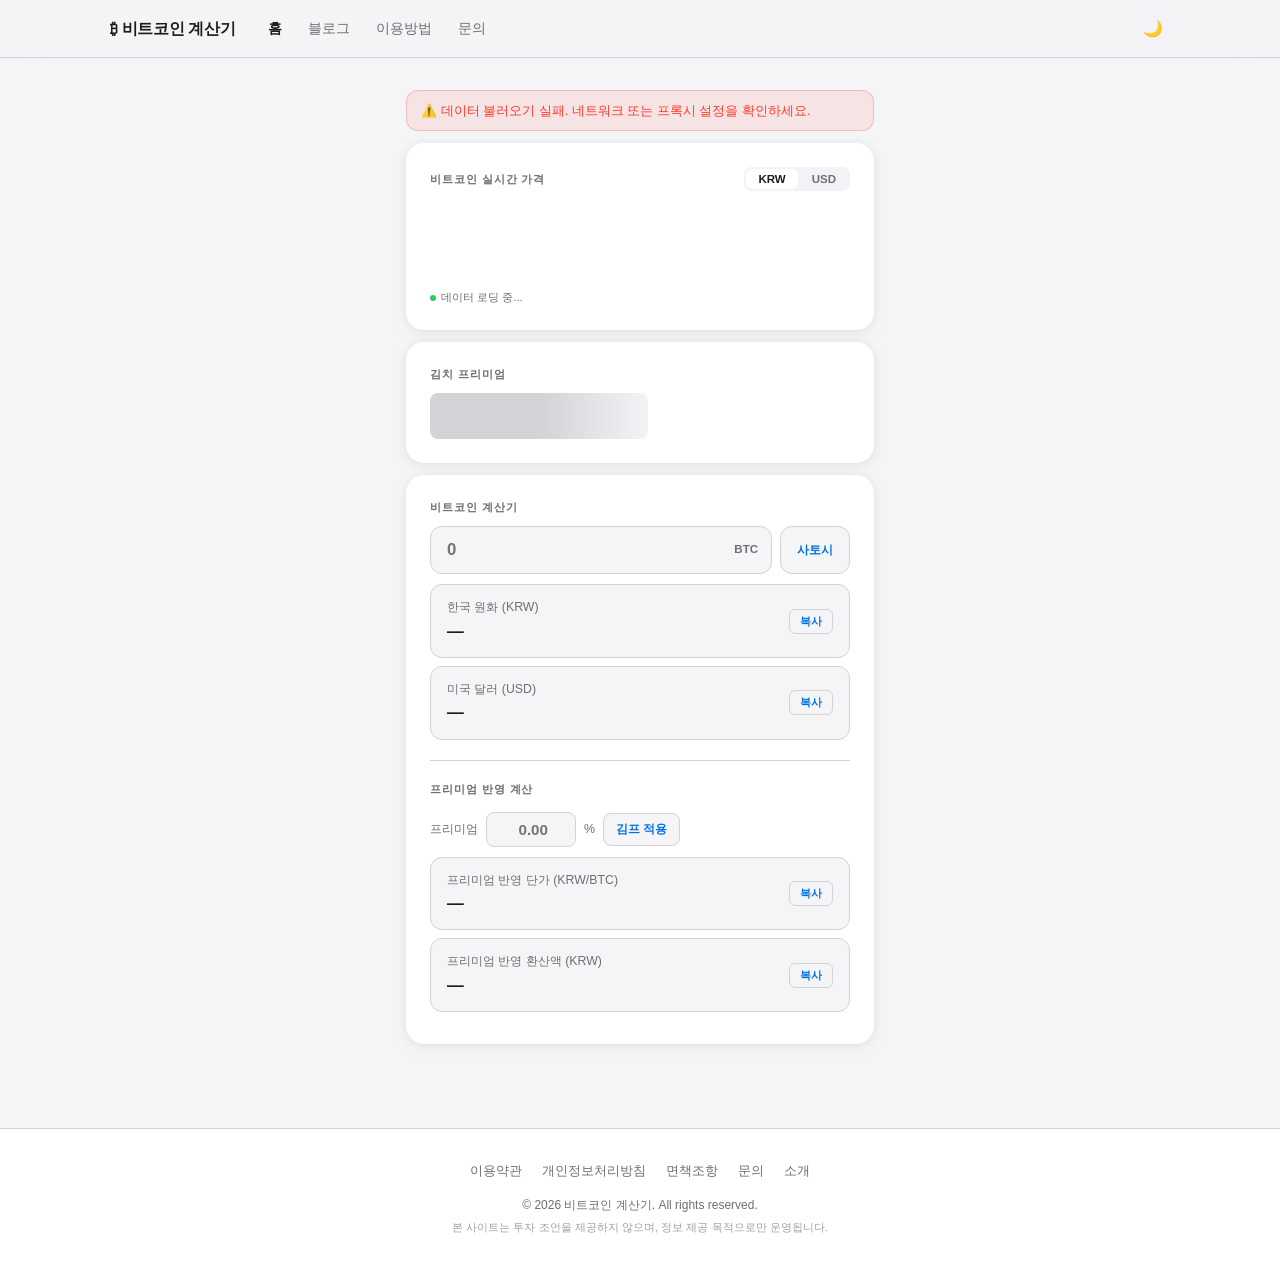
<file: index.html>
<!DOCTYPE html>
<html lang="ko">

<head>
  <meta charset="UTF-8" />
  <meta name="viewport" content="width=device-width, initial-scale=1.0" />
  <title>비트코인 실시간 가격 & 김치 프리미엄 계산기</title>
  <meta name="description" content="업비트 비트코인 KRW 가격, 바이낸스 USD 가격, 김치 프리미엄을 실시간으로 확인하고 BTC 환산 계산기를 이용해보세요." />
  <link rel="stylesheet" href="assets/style.css" />
  <!-- 테마 깜빡임 방지: body 렌더 전에 적용 -->
  <script>
    (function () {
      var s = localStorage.getItem('btc-theme');
      var d = window.matchMedia('(prefers-color-scheme: dark)').matches ? 'dark' : 'light';
      document.documentElement.setAttribute('data-theme', s || d);
    })();
  </script>
  <style>
    /* ── 메인 페이지 전용 스타일 ── */
    .price-row {
      display: flex;
      align-items: flex-start;
      justify-content: space-between;
      gap: 8px;
    }

    .price-main {
      font-size: 2.75rem;
      font-weight: 700;
      letter-spacing: -0.04em;
      line-height: 1;
      margin-bottom: 6px;
      font-variant-numeric: tabular-nums;
    }

    .price-sub {
      font-size: 0.97rem;
      color: var(--sub);
      font-variant-numeric: tabular-nums;
    }

    .update-time {
      font-size: 0.71rem;
      color: var(--sub);
      margin-top: 12px;
    }

    .live-dot {
      display: inline-block;
      width: 6px;
      height: 6px;
      border-radius: 50%;
      background: #34c759;
      margin-right: 5px;
      animation: pulse 1.5s infinite;
    }

    @keyframes pulse {

      0%,
      100% {
        opacity: 1
      }

      50% {
        opacity: 0.25
      }
    }

    .change-badge {
      display: inline-flex;
      align-items: center;
      font-size: 0.8rem;
      font-weight: 600;
      padding: 3px 9px;
      border-radius: 7px;
      white-space: nowrap;
    }

    .change-badge.pos {
      background: rgba(255, 59, 48, 0.12);
      color: var(--positive);
    }

    .change-badge.neg {
      background: rgba(0, 122, 255, 0.12);
      color: var(--negative);
    }

    .premium-value {
      font-size: 2.3rem;
      font-weight: 700;
      letter-spacing: -0.03em;
      font-variant-numeric: tabular-nums;
    }

    .premium-value.pos {
      color: var(--positive);
    }

    .premium-value.neg {
      color: var(--negative);
    }

    .premium-detail {
      font-size: 0.78rem;
      color: var(--sub);
      margin-top: 5px;
    }

    /* 계산기 */
    .calc-row {
      display: flex;
      gap: 8px;
      margin-bottom: 10px;
    }

    .calc-iw {
      flex: 1;
      position: relative;
    }

    .calc-input {
      width: 100%;
      padding: 13px 60px 13px 16px;
      border: 1.5px solid var(--border);
      border-radius: var(--radius-sm);
      font-size: 1.05rem;
      font-weight: 600;
      background: var(--bg);
      color: var(--text);
      font-family: inherit;
      font-variant-numeric: tabular-nums;
      outline: none;
      transition: border-color 0.2s, background var(--tr);
    }

    .calc-input:focus {
      border-color: var(--accent);
    }

    .calc-unit {
      position: absolute;
      right: 14px;
      top: 50%;
      transform: translateY(-50%);
      font-size: 0.72rem;
      font-weight: 700;
      color: var(--sub);
      pointer-events: none;
    }

    .toggle-btn {
      padding: 0 16px;
      border: 1.5px solid var(--border);
      border-radius: var(--radius-sm);
      background: var(--bg);
      color: var(--accent);
      font-size: 0.78rem;
      font-weight: 700;
      white-space: nowrap;
      transition: background 0.15s;
      font-family: inherit;
    }

    .toggle-btn:hover {
      background: var(--card-alt);
    }

    .result-box {
      background: var(--bg);
      border-radius: var(--radius-sm);
      padding: 13px 16px;
      margin-bottom: 8px;
      display: flex;
      justify-content: space-between;
      align-items: center;
      border: 1px solid var(--border);
      transition: background var(--tr);
    }

    .result-label {
      font-size: 0.77rem;
      color: var(--sub);
      font-weight: 500;
      margin-bottom: 2px;
    }

    .result-value {
      font-size: 1.05rem;
      font-weight: 700;
      font-variant-numeric: tabular-nums;
    }

    .copy-btn {
      padding: 4px 10px;
      border: 1px solid var(--border);
      border-radius: 6px;
      background: transparent;
      color: var(--accent);
      font-size: 0.7rem;
      font-weight: 600;
      transition: background 0.12s;
      font-family: inherit;
    }

    .copy-btn:hover {
      background: var(--card-alt);
    }

    .copy-btn.copied {
      color: #34c759;
      border-color: #34c759;
    }

    .prem-row {
      display: flex;
      align-items: center;
      gap: 8px;
      margin-top: 14px;
      flex-wrap: wrap;
    }

    .prem-label {
      font-size: 0.78rem;
      color: var(--sub);
      white-space: nowrap;
    }

    .prem-input {
      width: 90px;
      padding: 8px 12px;
      border: 1.5px solid var(--border);
      border-radius: var(--radius-xs);
      font-size: 0.95rem;
      font-weight: 600;
      background: var(--bg);
      color: var(--text);
      outline: none;
      text-align: right;
      font-family: inherit;
      transition: border-color 0.2s, background var(--tr);
    }

    .prem-input:focus {
      border-color: var(--accent);
    }

    .prem-btn {
      padding: 8px 12px;
      border: 1.5px solid var(--border);
      border-radius: var(--radius-xs);
      background: var(--bg);
      color: var(--accent);
      font-size: 0.72rem;
      font-weight: 700;
      transition: background 0.15s;
      font-family: inherit;
      white-space: nowrap;
    }

    .prem-btn:hover {
      background: var(--card-alt);
    }

    /* 화폐 토글 */
    .cur-toggle {
      display: inline-flex;
      background: var(--card-alt);
      border-radius: var(--radius-xs);
      padding: 2px;
      gap: 2px;
    }

    .cur-toggle button {
      padding: 4px 12px;
      border: none;
      border-radius: 6px;
      font-size: 0.72rem;
      font-weight: 700;
      cursor: pointer;
      background: transparent;
      color: var(--sub);
      transition: background 0.15s, color 0.15s;
      font-family: inherit;
    }

    .cur-toggle button.active {
      background: var(--card);
      color: var(--text);
    }

    /* 스켈레톤 */
    .skel-lg {
      height: 50px;
      width: 68%;
      margin-bottom: 8px;
    }

    .skel-sm {
      height: 18px;
      width: 42%;
    }

    .skel-prem {
      height: 46px;
      width: 52%;
    }

    /* 플래시 */
    @keyframes flash-up {

      0%,
      100% {
        color: inherit
      }

      35% {
        color: var(--positive)
      }
    }

    @keyframes flash-down {

      0%,
      100% {
        color: inherit
      }

      35% {
        color: var(--negative)
      }
    }

    .flash-up {
      animation: flash-up 0.5s ease;
    }

    .flash-down {
      animation: flash-down 0.5s ease;
    }
  </style>
</head>

<body>

  <!-- 네비게이션 (main.js가 주입) -->
  <div id="nav-placeholder"></div>

  <main>
    <div class="container">

      <!-- 에러 배너 -->
      <div class="error-banner" id="error-banner">⚠️ 데이터를 불러오는 중 오류가 발생했습니다. 재시도 중...</div>

      <!-- ── 가격 카드 ── -->
      <div class="card">
        <div style="display:flex;align-items:center;justify-content:space-between;margin-bottom:10px;">
          <span class="card-label" style="margin:0;">비트코인 실시간 가격</span>
          <div class="cur-toggle">
            <button id="btn-krw" class="active" onclick="setCurrency('KRW')">KRW</button>
            <button id="btn-usd" onclick="setCurrency('USD')">USD</button>
          </div>
        </div>

        <div class="price-row">
          <div>
            <!-- 스켈레톤 -->
            <div class="skeleton skel-lg" id="skel-price"></div>
            <div class="skeleton skel-sm" id="skel-sub"></div>
            <!-- 실제 데이터 -->
            <div id="price-wrap" style="display:none;">
              <div class="price-main" id="price-main">—</div>
              <div class="price-sub" id="price-sub">—</div>
            </div>
          </div>
          <span class="change-badge" id="change-badge" style="display:none;margin-top:4px;"></span>
        </div>

        <div class="update-time" id="update-time">
          <span class="live-dot"></span>데이터 로딩 중...
        </div>
      </div>

      <!-- ── 김치 프리미엄 카드 ── -->
      <div class="card">
        <div class="card-label">김치 프리미엄</div>
        <div class="skeleton skel-prem" id="skel-prem"></div>
        <div id="prem-wrap" style="display:none;">
          <div class="premium-value" id="prem-value">—</div>
          <div class="premium-detail" id="prem-detail">업비트 KRW ÷ (바이낸스 USD × 환율)</div>
        </div>
      </div>

      <!-- ── 계산기 카드 ── -->
      <div class="card">
        <div class="card-label">비트코인 계산기</div>

        <div class="calc-row">
          <div class="calc-iw">
            <input class="calc-input" id="btc-input" type="number" placeholder="0" min="0" step="any"
              oninput="onInput()" style="padding-right:60px;" />
            <span class="calc-unit" id="btc-unit">BTC</span>
          </div>
          <button class="toggle-btn" id="sat-btn" onclick="toggleSat()">사토시</button>
        </div>

        <div class="result-box">
          <div>
            <div class="result-label">한국 원화 (KRW)</div>
            <div class="result-value" id="res-krw">—</div>
          </div>
          <button class="copy-btn" onclick="copyVal('res-krw',this)">복사</button>
        </div>

        <div class="result-box">
          <div>
            <div class="result-label">미국 달러 (USD)</div>
            <div class="result-value" id="res-usd">—</div>
          </div>
          <button class="copy-btn" onclick="copyVal('res-usd',this)">복사</button>
        </div>

        <div class="divider"></div>

        <!-- 사용자 지정 프리미엄 -->
        <div class="card-label" style="margin-bottom:4px;">프리미엄 반영 계산</div>
        <div class="prem-row">
          <span class="prem-label">프리미엄</span>
          <input class="prem-input" id="custom-prem" type="number" placeholder="0.00" step="0.01" oninput="onInput()" />
          <span class="prem-label">%</span>
          <button class="prem-btn" onclick="useKimchi()">김프 적용</button>
        </div>

        <div class="result-box" style="margin-top:10px;">
          <div>
            <div class="result-label">프리미엄 반영 단가 (KRW/BTC)</div>
            <div class="result-value" id="res-prem-price">—</div>
          </div>
          <button class="copy-btn" onclick="copyVal('res-prem-price',this)">복사</button>
        </div>

        <div class="result-box">
          <div>
            <div class="result-label">프리미엄 반영 환산액 (KRW)</div>
            <div class="result-value" id="res-prem-total">—</div>
          </div>
          <button class="copy-btn" onclick="copyVal('res-prem-total',this)">복사</button>
        </div>
      </div>

    </div><!-- /container -->
  </main>

  <!-- 푸터 (main.js가 주입) -->
  <div id="footer-placeholder"></div>

  <!-- ROOT_PATH는 main.js보다 먼저 선언 -->
  <script>window.ROOT_PATH = '';</script>
  <script src="assets/main.js"></script>

  <!-- ── 비트코인 데이터 로직 (메인 페이지 전용) ── -->
  <script>
    var S = {
      btcKrw: null, btcUsd: null, usdKrw: null,
      kimchi: null, change24h: null,
      prevKrw: null, prevUsd: null,
      isSat: false, cur: 'KRW',
      loaded: false,
    };

    /* 숫자 포맷 */
    function fmtKrw(n) { return n == null ? '—' : '₩' + Math.round(n).toLocaleString('ko-KR'); }
    function fmtUsd(n) { return n == null ? '—' : '$' + n.toLocaleString('en-US', { minimumFractionDigits: 2, maximumFractionDigits: 2 }); }

    /* 스켈레톤 제거 */
    function showUI() {
      if (S.loaded) return;
      S.loaded = true;
      ['skel-price', 'skel-sub', 'skel-prem'].forEach(function (id) {
        var el = document.getElementById(id);
        if (el) el.remove();
      });
      document.getElementById('price-wrap').style.display = '';
      document.getElementById('prem-wrap').style.display = '';
      document.getElementById('change-badge').style.display = '';
    }

    /* 화폐 토글 */
    function setCurrency(c) {
      S.cur = c;
      document.getElementById('btn-krw').className = c === 'KRW' ? 'active' : '';
      document.getElementById('btn-usd').className = c === 'USD' ? 'active' : '';
      renderPrice();
    }

    /* 가격 렌더 */
    function renderPrice() {
      if (!S.btcKrw || !S.btcUsd) return;
      showUI();

      var mainEl = document.getElementById('price-main');
      var subEl = document.getElementById('price-sub');
      var prev = S.cur === 'KRW' ? S.prevKrw : S.prevUsd;
      var cur = S.cur === 'KRW' ? S.btcKrw : S.btcUsd;

      var mainTxt = S.cur === 'KRW' ? fmtKrw(S.btcKrw) : fmtUsd(S.btcUsd);
      var subTxt = S.cur === 'KRW'
        ? fmtUsd(S.btcUsd) + (S.usdKrw ? '  ·  환율 ₩' + Math.round(S.usdKrw).toLocaleString('ko-KR') : '')
        : fmtKrw(S.btcKrw);

      /* 방향 플래시 */
      if (prev != null && cur !== prev && mainEl.textContent !== '—') {
        mainEl.classList.remove('flash-up', 'flash-down');
        void mainEl.offsetWidth;
        mainEl.classList.add(cur > prev ? 'flash-up' : 'flash-down');
      }
      mainEl.textContent = mainTxt;
      subEl.textContent = subTxt;

      /* 24h 변동 배지 */
      var badge = document.getElementById('change-badge');
      if (S.change24h != null) {
        var pos = S.change24h >= 0;
        badge.className = 'change-badge ' + (pos ? 'pos' : 'neg');
        badge.textContent = (pos ? '▲ +' : '▼ ') + S.change24h.toFixed(2) + '%';
      }

      /* 업데이트 시간 */
      document.getElementById('update-time').innerHTML =
        '<span class="live-dot"></span>' +
        new Date().toLocaleTimeString('ko-KR', { hour12: false }) + ' 기준';

      onInput();
    }

    /* 김치 프리미엄 렌더 */
    function renderPremium() {
      if (S.kimchi == null) return;
      var el = document.getElementById('prem-value');
      var pos = S.kimchi >= 0;
      el.textContent = (pos ? '+' : '') + S.kimchi.toFixed(3) + '%';
      el.className = 'premium-value ' + (pos ? 'pos' : 'neg');

      if (S.btcKrw && S.btcUsd && S.usdKrw) {
        var globalKrw = S.btcUsd * S.usdKrw;
        document.getElementById('prem-detail').textContent =
          '업비트 ' + fmtKrw(S.btcKrw) + '  vs  글로벌 환산 ' + fmtKrw(globalKrw);
      }
    }

    /* 계산기 */
    function onInput() {
      var raw = parseFloat(document.getElementById('btc-input').value) || 0;
      var btc = S.isSat ? raw / 1e8 : raw;
      var cp = parseFloat(document.getElementById('custom-prem').value) || 0;

      document.getElementById('res-krw').textContent =
        S.btcKrw != null ? fmtKrw(btc * S.btcKrw) : '—';
      document.getElementById('res-usd').textContent =
        S.btcUsd != null ? fmtUsd(btc * S.btcUsd) : '—';

      if (S.btcKrw != null) {
        var adjPrice = S.btcKrw * (1 + cp / 100);
        document.getElementById('res-prem-price').textContent = fmtKrw(adjPrice);
        document.getElementById('res-prem-total').textContent = fmtKrw(btc * adjPrice);
      }
    }

    /* 사토시 토글 */
    function toggleSat() {
      S.isSat = !S.isSat;
      document.getElementById('btc-unit').textContent = S.isSat ? 'SAT' : 'BTC';
      var btn = document.getElementById('sat-btn');
      btn.textContent = S.isSat ? 'BTC' : '사토시';
      btn.style.color = S.isSat ? 'var(--positive)' : '';
      onInput();
    }

    /* 김프 적용 */
    function useKimchi() {
      if (S.kimchi == null) return;
      document.getElementById('custom-prem').value = S.kimchi.toFixed(3);
      onInput();
    }

    /* 복사 */
    function copyVal(id, btn) {
      var text = document.getElementById(id).textContent;
      if (text === '—') return;
      navigator.clipboard.writeText(text.replace(/[₩$,]/g, '')).then(function () {
        btn.textContent = '✓';
        btn.classList.add('copied');
        setTimeout(function () { btn.textContent = '복사'; btn.classList.remove('copied'); }, 1500);
      });
    }

    /* ── Cloudflare Workers 프록시 URL ──────────────────────────
       배포 후 아래 URL을 실제 Workers URL로 교체하세요.
       예) https://btc-price-proxy.your-name.workers.dev
    ────────────────────────────────────────────────────────── */
    var PROXY_URL = 'https://btc-price-proxy.workplay240805.workers.dev'; /* ← 여기를 실제 URL로 교체 */

    /* 에러 배너 메시지 표시 헬퍼 */
    function showError(msg) {
      var el = document.getElementById('error-banner');
      el.textContent = msg || '⚠️ 데이터 불러오기 실패. 재시도 중...';
      el.classList.add('show');
    }
    function hideError() {
      document.getElementById('error-banner').classList.remove('show');
    }

    /* ── API 호출 (Cloudflare Worker 프록시 경유) ── */
    async function fetchData() {
      try {
        var res = await fetch(PROXY_URL + '/prices');

        if (!res.ok) {
          showError('⚠️ 서버 오류 (' + res.status + '). 재시도 중...');
          return;
        }

        var data = await res.json();

        if (data.error) {
          showError('⚠️ ' + data.error);
          return;
        }

        /* 이전 값 보존 (플래시 애니메이션용) */
        S.prevUsd = S.btcUsd;
        S.prevKrw = S.btcKrw;

        /* 상태 업데이트 */
        if (data.btcUsd != null) { S.btcUsd = data.btcUsd; }
        if (data.btcKrw != null) { S.btcKrw = data.btcKrw; }
        if (data.change24h != null) { S.change24h = data.change24h; }
        if (data.usdKrw != null) { S.usdKrw = data.usdKrw; }

        /* 김치 프리미엄 계산 */
        if (S.btcKrw && S.btcUsd && S.usdKrw) {
          S.kimchi = ((S.btcKrw / (S.btcUsd * S.usdKrw)) - 1) * 100;
          renderPremium();
        }

        renderPrice();
        hideError();

      } catch (e) {
        /* 네트워크 오류 또는 PROXY_URL 미설정 */
        showError('⚠️ 데이터 불러오기 실패. 네트워크 또는 프록시 설정을 확인하세요.');
      }
    }

    /* 3초 갱신 (프록시 경유로 API 부하 최소화) */
    fetchData();
    setInterval(fetchData, 3000);
  </script>

</body>

</html>
</file>
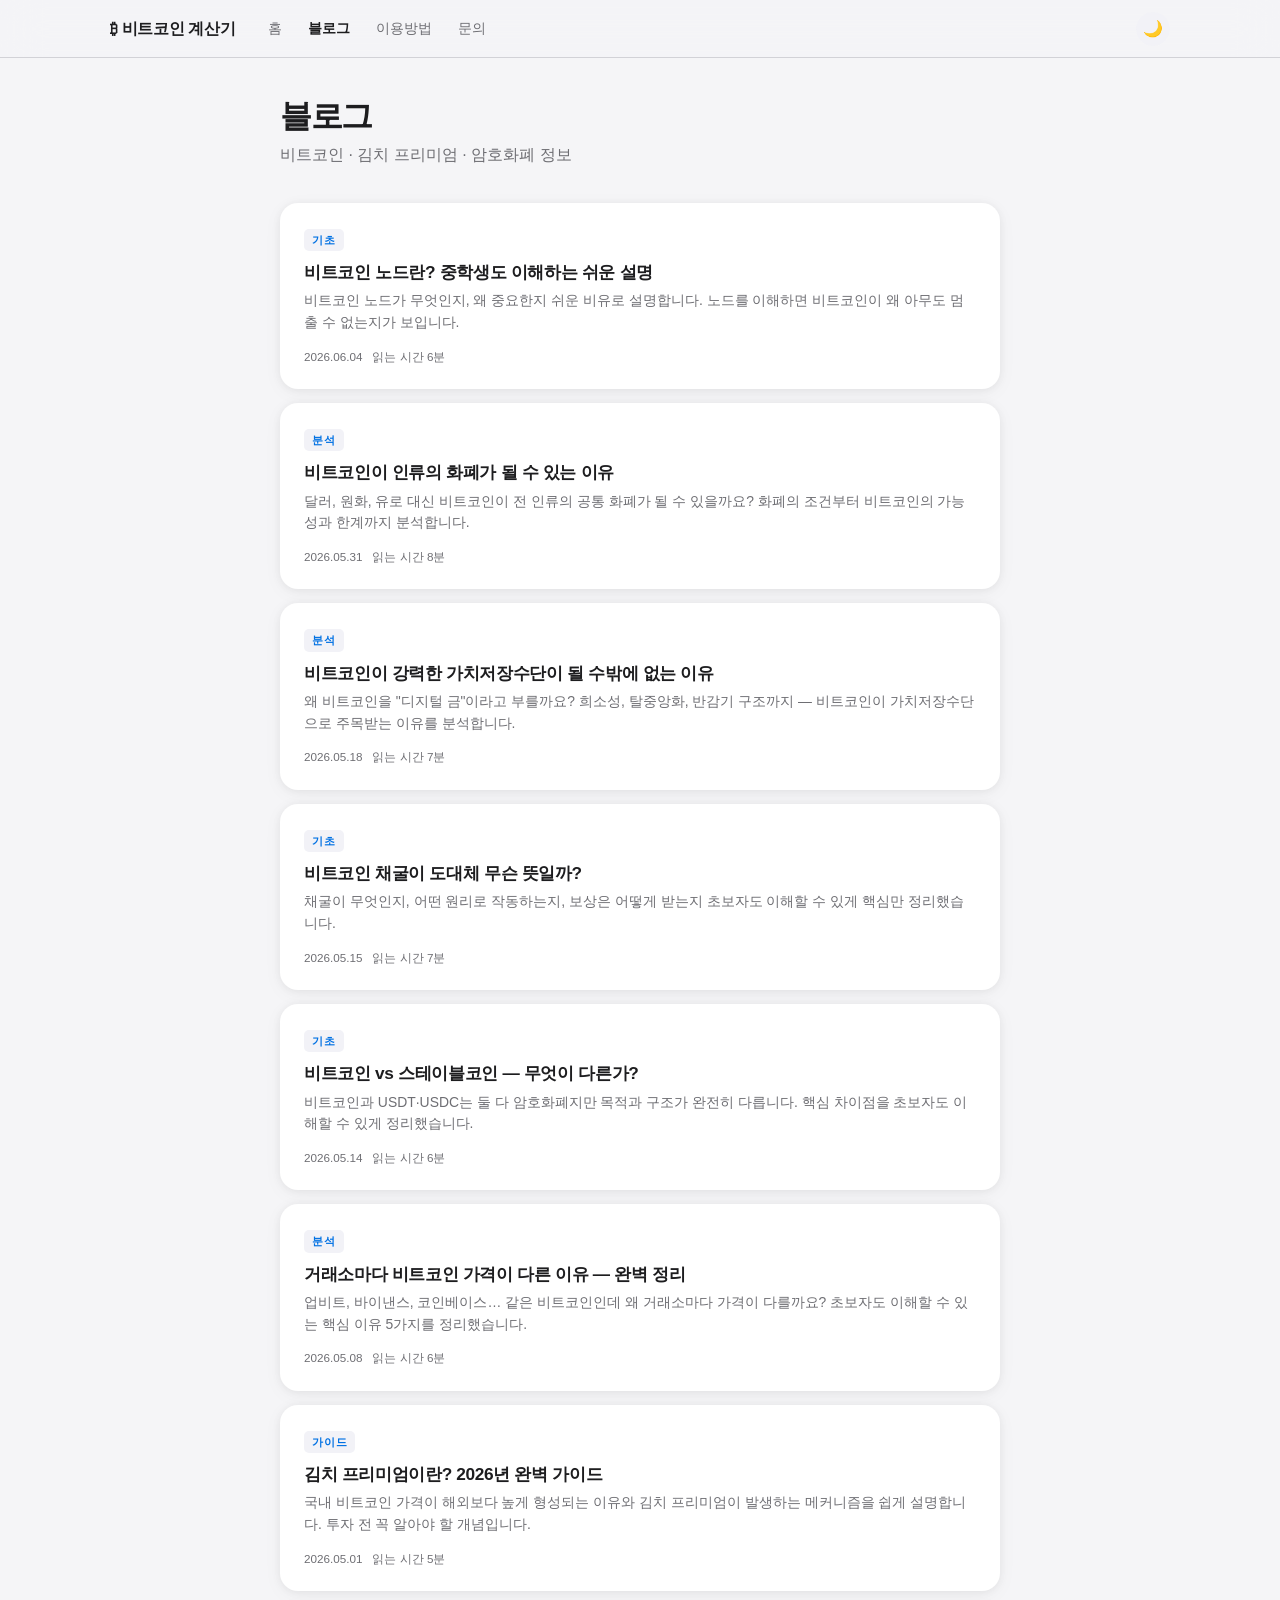
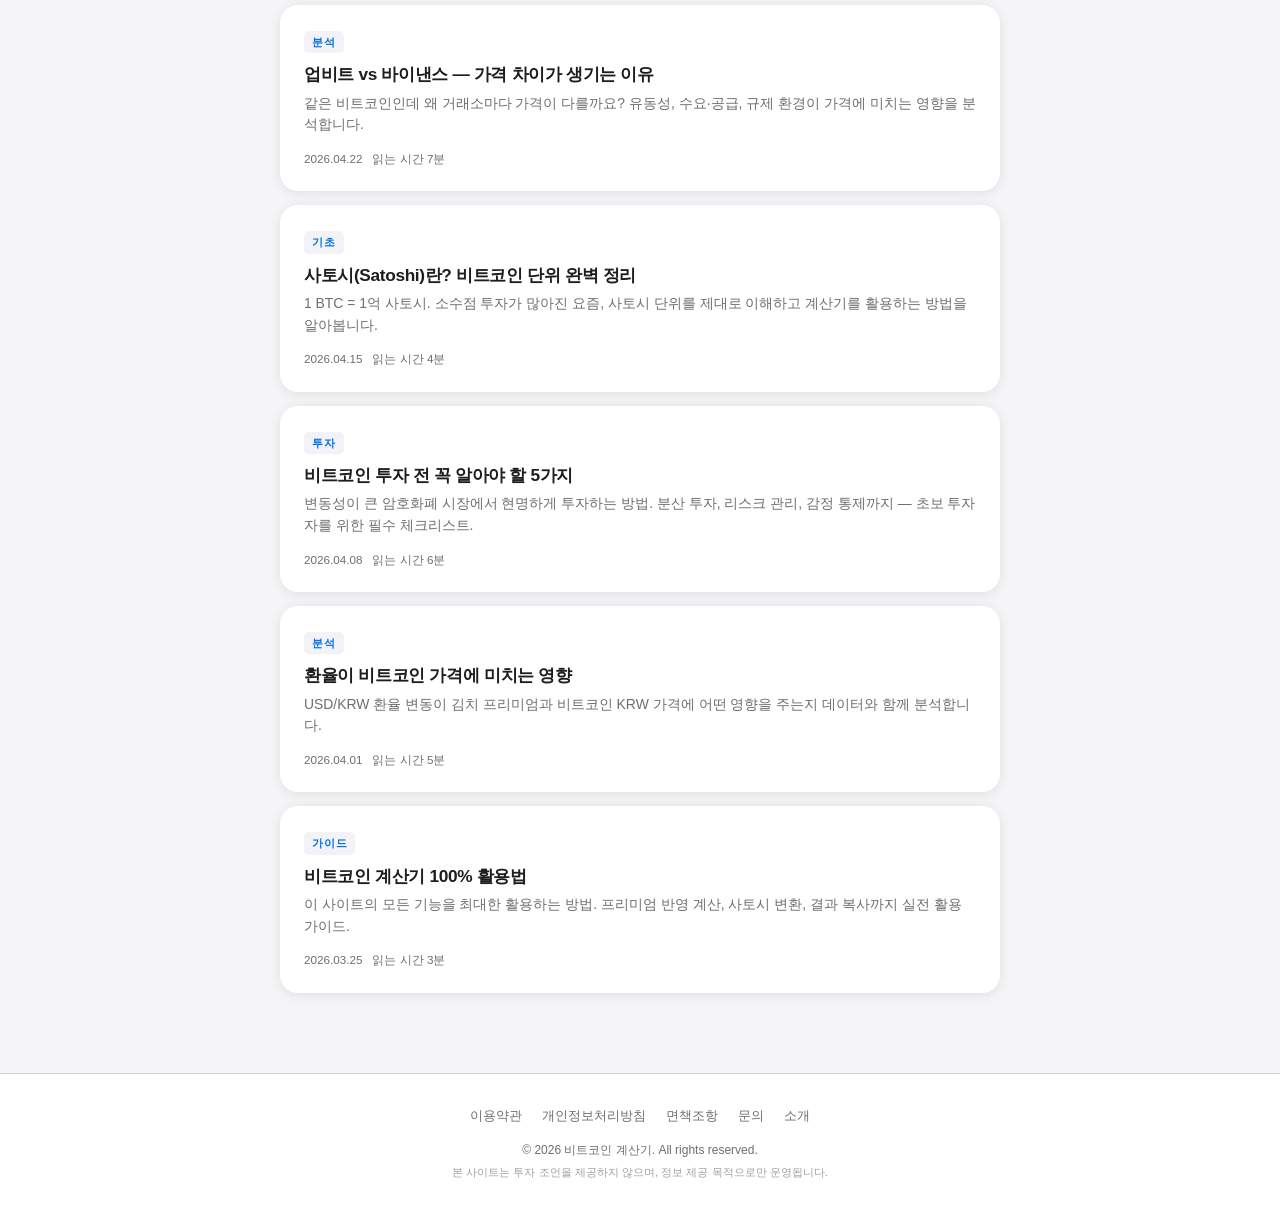
<file: blog/index.html>
<!DOCTYPE html>
<html lang="ko">
<head>
  <meta charset="UTF-8" />
  <meta name="viewport" content="width=device-width, initial-scale=1.0" />
  <title>블로그 — 비트코인 계산기</title>
  <meta name="description" content="비트코인, 김치 프리미엄, 암호화폐 투자에 관한 정보와 분석을 제공합니다." />
  <link rel="canonical" href="https://www.btcpre.com/blog/" />
  <link rel="stylesheet" href="../assets/style.css" />
  <script>
    (function () {
      var s = localStorage.getItem('btc-theme');
      var d = window.matchMedia('(prefers-color-scheme: dark)').matches ? 'dark' : 'light';
      document.documentElement.setAttribute('data-theme', s || d);
    })();
  </script>
</head>
<body>

<div id="nav-placeholder"></div>

<main>
  <div class="container-wide">

    <div class="page-header">
      <h1 class="page-title">블로그</h1>
      <p class="page-subtitle">비트코인 · 김치 프리미엄 · 암호화폐 정보</p>
    </div>

    <div class="blog-grid">

      <!-- 포스트 최신 -->
      <a class="blog-card" href="post.html?id=bitcoin-node-explained">
        <span class="blog-tag">기초</span>
        <div class="blog-card-title">비트코인 노드란? 중학생도 이해하는 쉬운 설명</div>
        <div class="blog-card-excerpt">비트코인 노드가 무엇인지, 왜 중요한지 쉬운 비유로 설명합니다. 노드를 이해하면 비트코인이 왜 아무도 멈출 수 없는지가 보입니다.</div>
        <div class="blog-card-meta">
          <span>2026.06.04</span>
          <span>읽는 시간 6분</span>
        </div>
      </a>

      <a class="blog-card" href="post.html?id=bitcoin-future-currency">
        <span class="blog-tag">분석</span>
        <div class="blog-card-title">비트코인이 인류의 화폐가 될 수 있는 이유</div>
        <div class="blog-card-excerpt">달러, 원화, 유로 대신 비트코인이 전 인류의 공통 화폐가 될 수 있을까요? 화폐의 조건부터 비트코인의 가능성과 한계까지 분석합니다.</div>
        <div class="blog-card-meta">
          <span>2026.05.31</span>
          <span>읽는 시간 8분</span>
        </div>
      </a>

      <a class="blog-card" href="post.html?id=bitcoin-store-of-value">
        <span class="blog-tag">분석</span>
        <div class="blog-card-title">비트코인이 강력한 가치저장수단이 될 수밖에 없는 이유</div>
        <div class="blog-card-excerpt">왜 비트코인을 "디지털 금"이라고 부를까요? 희소성, 탈중앙화, 반감기 구조까지 — 비트코인이 가치저장수단으로 주목받는 이유를 분석합니다.</div>
        <div class="blog-card-meta">
          <span>2026.05.18</span>
          <span>읽는 시간 7분</span>
        </div>
      </a>

      <a class="blog-card" href="post.html?id=bitcoin-mining-explained">
        <span class="blog-tag">기초</span>
        <div class="blog-card-title">비트코인 채굴이 도대체 무슨 뜻일까?</div>
        <div class="blog-card-excerpt">채굴이 무엇인지, 어떤 원리로 작동하는지, 보상은 어떻게 받는지 초보자도 이해할 수 있게 핵심만 정리했습니다.</div>
        <div class="blog-card-meta">
          <span>2026.05.15</span>
          <span>읽는 시간 7분</span>
        </div>
      </a>

      <a class="blog-card" href="post.html?id=bitcoin-vs-stablecoin">
        <span class="blog-tag">기초</span>
        <div class="blog-card-title">비트코인 vs 스테이블코인 — 무엇이 다른가?</div>
        <div class="blog-card-excerpt">비트코인과 USDT·USDC는 둘 다 암호화폐지만 목적과 구조가 완전히 다릅니다. 핵심 차이점을 초보자도 이해할 수 있게 정리했습니다.</div>
        <div class="blog-card-meta">
          <span>2026.05.14</span>
          <span>읽는 시간 6분</span>
        </div>
      </a>

      <!-- 포스트 0 -->
      <a class="blog-card" href="post.html?id=why-btc-price-differs">
        <span class="blog-tag">분석</span>
        <div class="blog-card-title">거래소마다 비트코인 가격이 다른 이유 — 완벽 정리</div>
        <div class="blog-card-excerpt">업비트, 바이낸스, 코인베이스… 같은 비트코인인데 왜 거래소마다 가격이 다를까요? 초보자도 이해할 수 있는 핵심 이유 5가지를 정리했습니다.</div>
        <div class="blog-card-meta">
          <span>2026.05.08</span>
          <span>읽는 시간 6분</span>
        </div>
      </a>

      <!-- 포스트 1 -->
      <a class="blog-card" href="post.html?id=kimchi-premium-guide">
        <span class="blog-tag">가이드</span>
        <div class="blog-card-title">김치 프리미엄이란? 2026년 완벽 가이드</div>
        <div class="blog-card-excerpt">국내 비트코인 가격이 해외보다 높게 형성되는 이유와 김치 프리미엄이 발생하는 메커니즘을 쉽게 설명합니다. 투자 전 꼭 알아야 할 개념입니다.</div>
        <div class="blog-card-meta">
          <span>2026.05.01</span>
          <span>읽는 시간 5분</span>
        </div>
      </a>

      <!-- 포스트 2 -->
      <a class="blog-card" href="post.html?id=upbit-binance-diff">
        <span class="blog-tag">분석</span>
        <div class="blog-card-title">업비트 vs 바이낸스 — 가격 차이가 생기는 이유</div>
        <div class="blog-card-excerpt">같은 비트코인인데 왜 거래소마다 가격이 다를까요? 유동성, 수요·공급, 규제 환경이 가격에 미치는 영향을 분석합니다.</div>
        <div class="blog-card-meta">
          <span>2026.04.22</span>
          <span>읽는 시간 7분</span>
        </div>
      </a>

      <!-- 포스트 3 -->
      <a class="blog-card" href="post.html?id=satoshi-explained">
        <span class="blog-tag">기초</span>
        <div class="blog-card-title">사토시(Satoshi)란? 비트코인 단위 완벽 정리</div>
        <div class="blog-card-excerpt">1 BTC = 1억 사토시. 소수점 투자가 많아진 요즘, 사토시 단위를 제대로 이해하고 계산기를 활용하는 방법을 알아봅니다.</div>
        <div class="blog-card-meta">
          <span>2026.04.15</span>
          <span>읽는 시간 4분</span>
        </div>
      </a>

      <!-- 포스트 4 -->
      <a class="blog-card" href="post.html?id=bitcoin-investment-basics">
        <span class="blog-tag">투자</span>
        <div class="blog-card-title">비트코인 투자 전 꼭 알아야 할 5가지</div>
        <div class="blog-card-excerpt">변동성이 큰 암호화폐 시장에서 현명하게 투자하는 방법. 분산 투자, 리스크 관리, 감정 통제까지 — 초보 투자자를 위한 필수 체크리스트.</div>
        <div class="blog-card-meta">
          <span>2026.04.08</span>
          <span>읽는 시간 6분</span>
        </div>
      </a>

      <!-- 포스트 5 -->
      <a class="blog-card" href="post.html?id=exchange-rate-impact">
        <span class="blog-tag">분석</span>
        <div class="blog-card-title">환율이 비트코인 가격에 미치는 영향</div>
        <div class="blog-card-excerpt">USD/KRW 환율 변동이 김치 프리미엄과 비트코인 KRW 가격에 어떤 영향을 주는지 데이터와 함께 분석합니다.</div>
        <div class="blog-card-meta">
          <span>2026.04.01</span>
          <span>읽는 시간 5분</span>
        </div>
      </a>

      <!-- 포스트 6 -->
      <a class="blog-card" href="post.html?id=btc-calculator-guide">
        <span class="blog-tag">가이드</span>
        <div class="blog-card-title">비트코인 계산기 100% 활용법</div>
        <div class="blog-card-excerpt">이 사이트의 모든 기능을 최대한 활용하는 방법. 프리미엄 반영 계산, 사토시 변환, 결과 복사까지 실전 활용 가이드.</div>
        <div class="blog-card-meta">
          <span>2026.03.25</span>
          <span>읽는 시간 3분</span>
        </div>
      </a>

    </div>
  </div>
</main>

<div id="footer-placeholder"></div>

<script>window.ROOT_PATH = '../';</script>
<script src="../assets/main.js"></script>
</body>
</html>
</file>
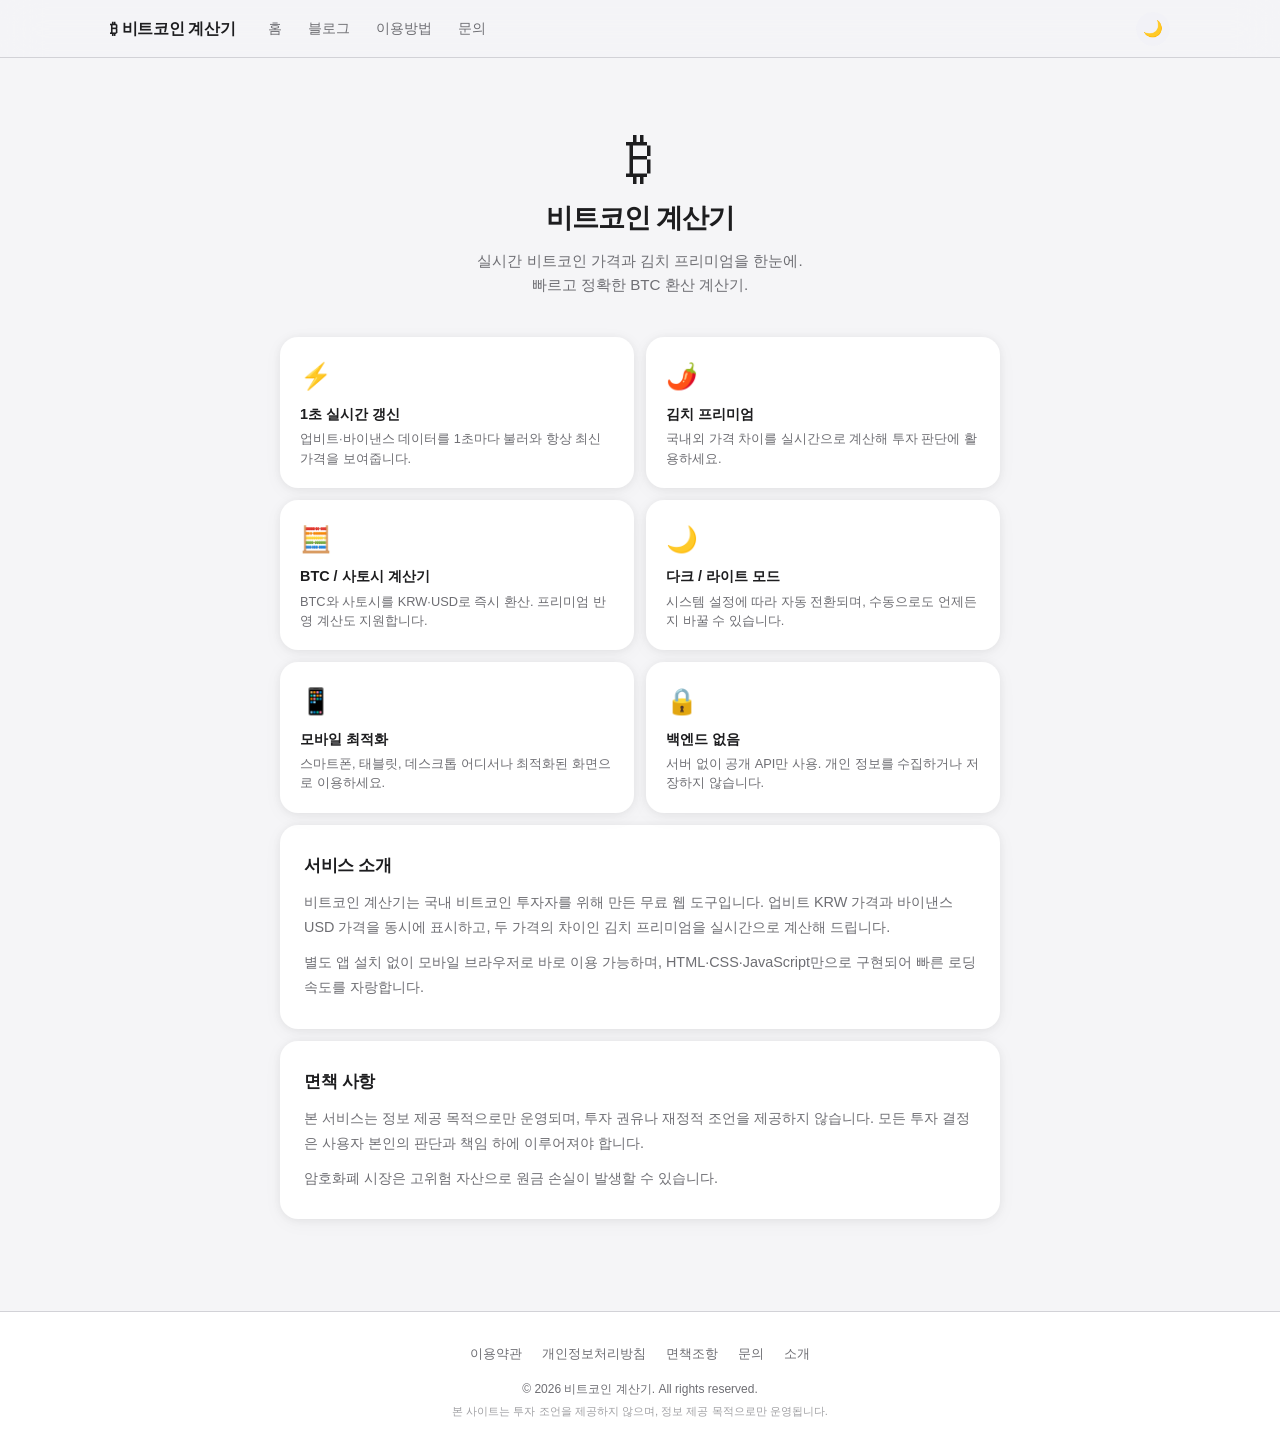
<file: about.html>
<!DOCTYPE html>
<html lang="ko">
<head>
  <meta charset="UTF-8" />
  <meta name="viewport" content="width=device-width, initial-scale=1.0" />
  <title>소개 — 비트코인 계산기</title>
  <meta name="description" content="비트코인 계산기 서비스 소개. 실시간 BTC 가격, 김치 프리미엄, 무료 계산기." />
  <link rel="stylesheet" href="assets/style.css" />
  <script>
    (function () {
      var s = localStorage.getItem('btc-theme');
      var d = window.matchMedia('(prefers-color-scheme: dark)').matches ? 'dark' : 'light';
      document.documentElement.setAttribute('data-theme', s || d);
    })();
  </script>
</head>
<body>

<div id="nav-placeholder"></div>

<main>
  <div class="container-wide">

    <!-- 히어로 -->
    <div class="about-hero">
      <span class="about-emoji">₿</span>
      <h1>비트코인 계산기</h1>
      <p>실시간 비트코인 가격과 김치 프리미엄을 한눈에.<br />빠르고 정확한 BTC 환산 계산기.</p>
    </div>

    <!-- 특징 그리드 -->
    <div class="feature-grid">
      <div class="feature-card">
        <div class="feature-icon">⚡</div>
        <div class="feature-title">1초 실시간 갱신</div>
        <div class="feature-desc">업비트·바이낸스 데이터를 1초마다 불러와 항상 최신 가격을 보여줍니다.</div>
      </div>
      <div class="feature-card">
        <div class="feature-icon">🌶️</div>
        <div class="feature-title">김치 프리미엄</div>
        <div class="feature-desc">국내외 가격 차이를 실시간으로 계산해 투자 판단에 활용하세요.</div>
      </div>
      <div class="feature-card">
        <div class="feature-icon">🧮</div>
        <div class="feature-title">BTC / 사토시 계산기</div>
        <div class="feature-desc">BTC와 사토시를 KRW·USD로 즉시 환산. 프리미엄 반영 계산도 지원합니다.</div>
      </div>
      <div class="feature-card">
        <div class="feature-icon">🌙</div>
        <div class="feature-title">다크 / 라이트 모드</div>
        <div class="feature-desc">시스템 설정에 따라 자동 전환되며, 수동으로도 언제든지 바꿀 수 있습니다.</div>
      </div>
      <div class="feature-card">
        <div class="feature-icon">📱</div>
        <div class="feature-title">모바일 최적화</div>
        <div class="feature-desc">스마트폰, 태블릿, 데스크톱 어디서나 최적화된 화면으로 이용하세요.</div>
      </div>
      <div class="feature-card">
        <div class="feature-icon">🔒</div>
        <div class="feature-title">백엔드 없음</div>
        <div class="feature-desc">서버 없이 공개 API만 사용. 개인 정보를 수집하거나 저장하지 않습니다.</div>
      </div>
    </div>

    <!-- 소개 텍스트 -->
    <div class="info-section">
      <h2>서비스 소개</h2>
      <p>비트코인 계산기는 국내 비트코인 투자자를 위해 만든 무료 웹 도구입니다. 업비트 KRW 가격과 바이낸스 USD 가격을 동시에 표시하고, 두 가격의 차이인 김치 프리미엄을 실시간으로 계산해 드립니다.</p>
      <p>별도 앱 설치 없이 모바일 브라우저로 바로 이용 가능하며, HTML·CSS·JavaScript만으로 구현되어 빠른 로딩 속도를 자랑합니다.</p>
    </div>

    <div class="info-section">
      <h2>면책 사항</h2>
      <p>본 서비스는 정보 제공 목적으로만 운영되며, 투자 권유나 재정적 조언을 제공하지 않습니다. 모든 투자 결정은 사용자 본인의 판단과 책임 하에 이루어져야 합니다.</p>
      <p>암호화폐 시장은 고위험 자산으로 원금 손실이 발생할 수 있습니다.</p>
    </div>

  </div>
</main>

<div id="footer-placeholder"></div>

<script>window.ROOT_PATH = '';</script>
<script src="assets/main.js"></script>
</body>
</html>
</file>
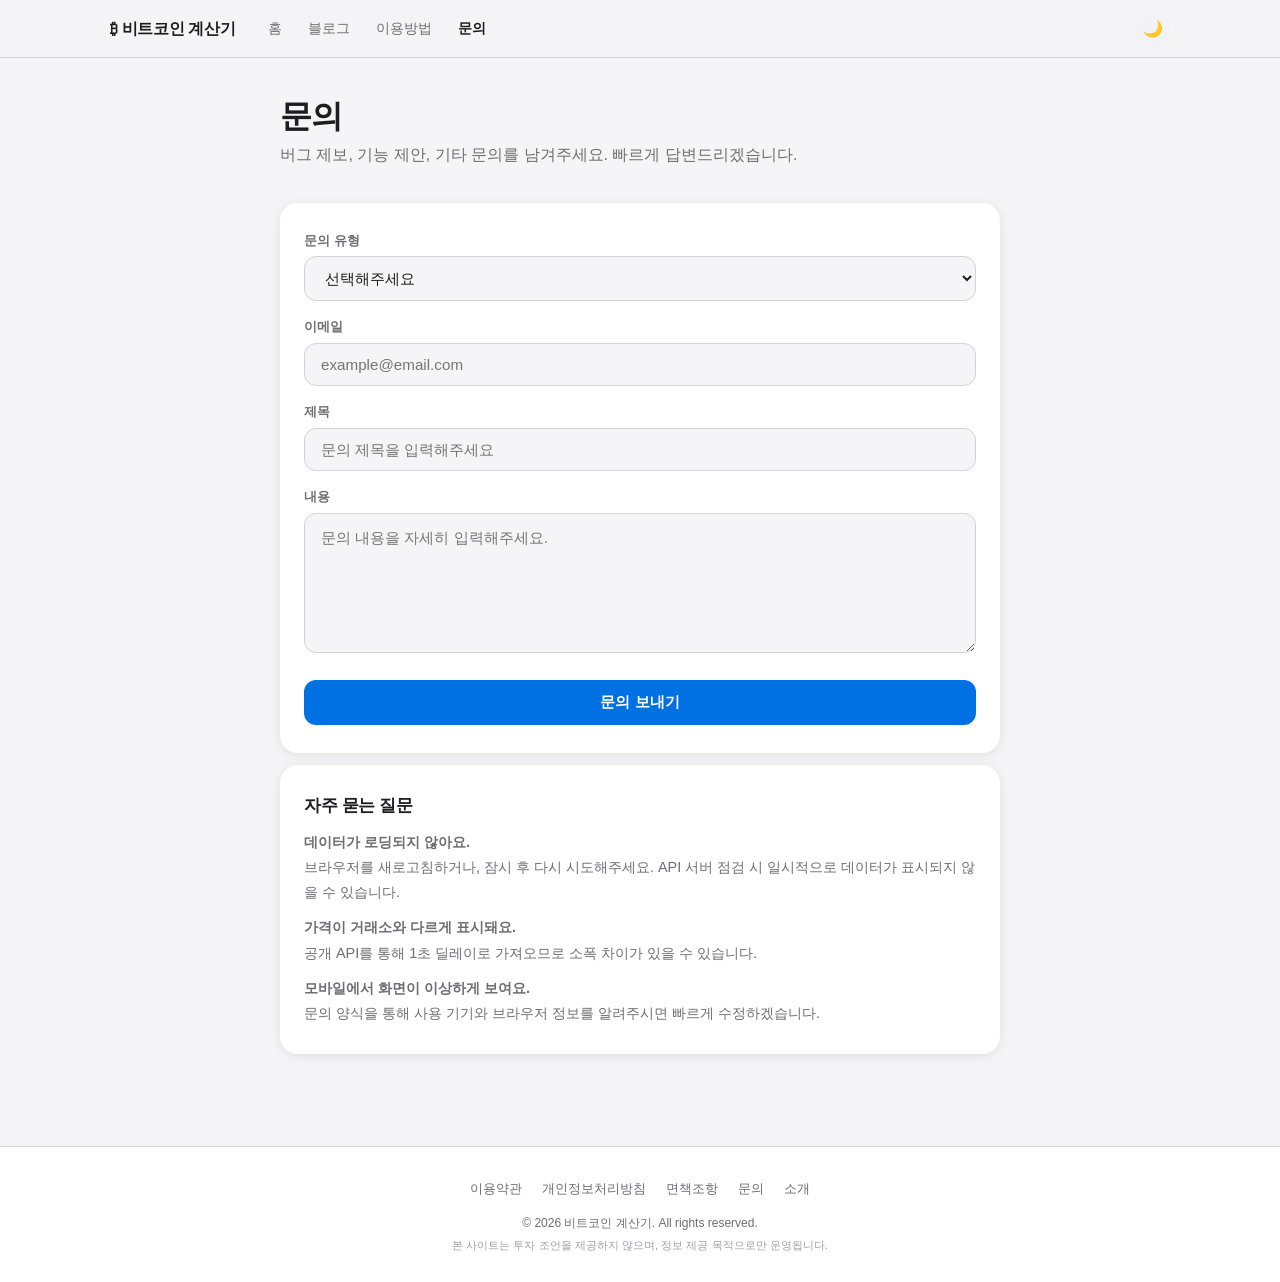
<file: contact.html>
<!DOCTYPE html>
<html lang="ko">
<head>
  <meta charset="UTF-8" />
  <meta name="viewport" content="width=device-width, initial-scale=1.0" />
  <title>문의 — 비트코인 계산기</title>
  <meta name="description" content="비트코인 계산기에 대한 문의, 제안, 버그 제보를 남겨주세요." />
  <link rel="stylesheet" href="assets/style.css" />
  <script>
    (function () {
      var s = localStorage.getItem('btc-theme');
      var d = window.matchMedia('(prefers-color-scheme: dark)').matches ? 'dark' : 'light';
      document.documentElement.setAttribute('data-theme', s || d);
    })();
  </script>
</head>
<body>

<div id="nav-placeholder"></div>

<main>
  <div class="container-wide">

    <div class="page-header">
      <h1 class="page-title">문의</h1>
      <p class="page-subtitle">버그 제보, 기능 제안, 기타 문의를 남겨주세요. 빠르게 답변드리겠습니다.</p>
    </div>

    <div class="info-section">
      <form id="contact-form" onsubmit="submitForm(event)">
        <div class="form-group">
          <label class="form-label" for="f-type">문의 유형</label>
          <select class="form-select" id="f-type" required>
            <option value="" disabled selected>선택해주세요</option>
            <option value="bug">버그 제보</option>
            <option value="feature">기능 제안</option>
            <option value="data">데이터 오류</option>
            <option value="other">기타 문의</option>
          </select>
        </div>

        <div class="form-group">
          <label class="form-label" for="f-email">이메일</label>
          <input class="form-input" id="f-email" type="email" placeholder="example@email.com" required />
        </div>

        <div class="form-group">
          <label class="form-label" for="f-subject">제목</label>
          <input class="form-input" id="f-subject" type="text" placeholder="문의 제목을 입력해주세요" required />
        </div>

        <div class="form-group">
          <label class="form-label" for="f-message">내용</label>
          <textarea class="form-textarea" id="f-message" placeholder="문의 내용을 자세히 입력해주세요." required style="min-height:140px;"></textarea>
        </div>

        <button type="submit" class="btn btn-primary" style="width:100%;margin-top:4px;">문의 보내기</button>

        <div class="form-success" id="form-success">
          ✓ 문의가 접수되었습니다. 빠른 시일 내에 답변드리겠습니다.
        </div>
      </form>
    </div>

    <div class="info-section">
      <h2>자주 묻는 질문</h2>
      <p><strong>데이터가 로딩되지 않아요.</strong><br />브라우저를 새로고침하거나, 잠시 후 다시 시도해주세요. API 서버 점검 시 일시적으로 데이터가 표시되지 않을 수 있습니다.</p>
      <p><strong>가격이 거래소와 다르게 표시돼요.</strong><br />공개 API를 통해 1초 딜레이로 가져오므로 소폭 차이가 있을 수 있습니다.</p>
      <p><strong>모바일에서 화면이 이상하게 보여요.</strong><br />문의 양식을 통해 사용 기기와 브라우저 정보를 알려주시면 빠르게 수정하겠습니다.</p>
    </div>

  </div>
</main>

<div id="footer-placeholder"></div>

<script>window.ROOT_PATH = '';</script>
<script src="assets/main.js"></script>
<script>
  function submitForm(e) {
    e.preventDefault();
    /* 실제 백엔드 연동 시 여기서 fetch/POST 처리 */
    document.getElementById('contact-form').style.opacity = '0.4';
    document.getElementById('contact-form').style.pointerEvents = 'none';
    document.getElementById('form-success').classList.add('show');
    document.getElementById('form-success').scrollIntoView({ behavior: 'smooth', block: 'nearest' });
  }
</script>
</body>
</html>
</file>
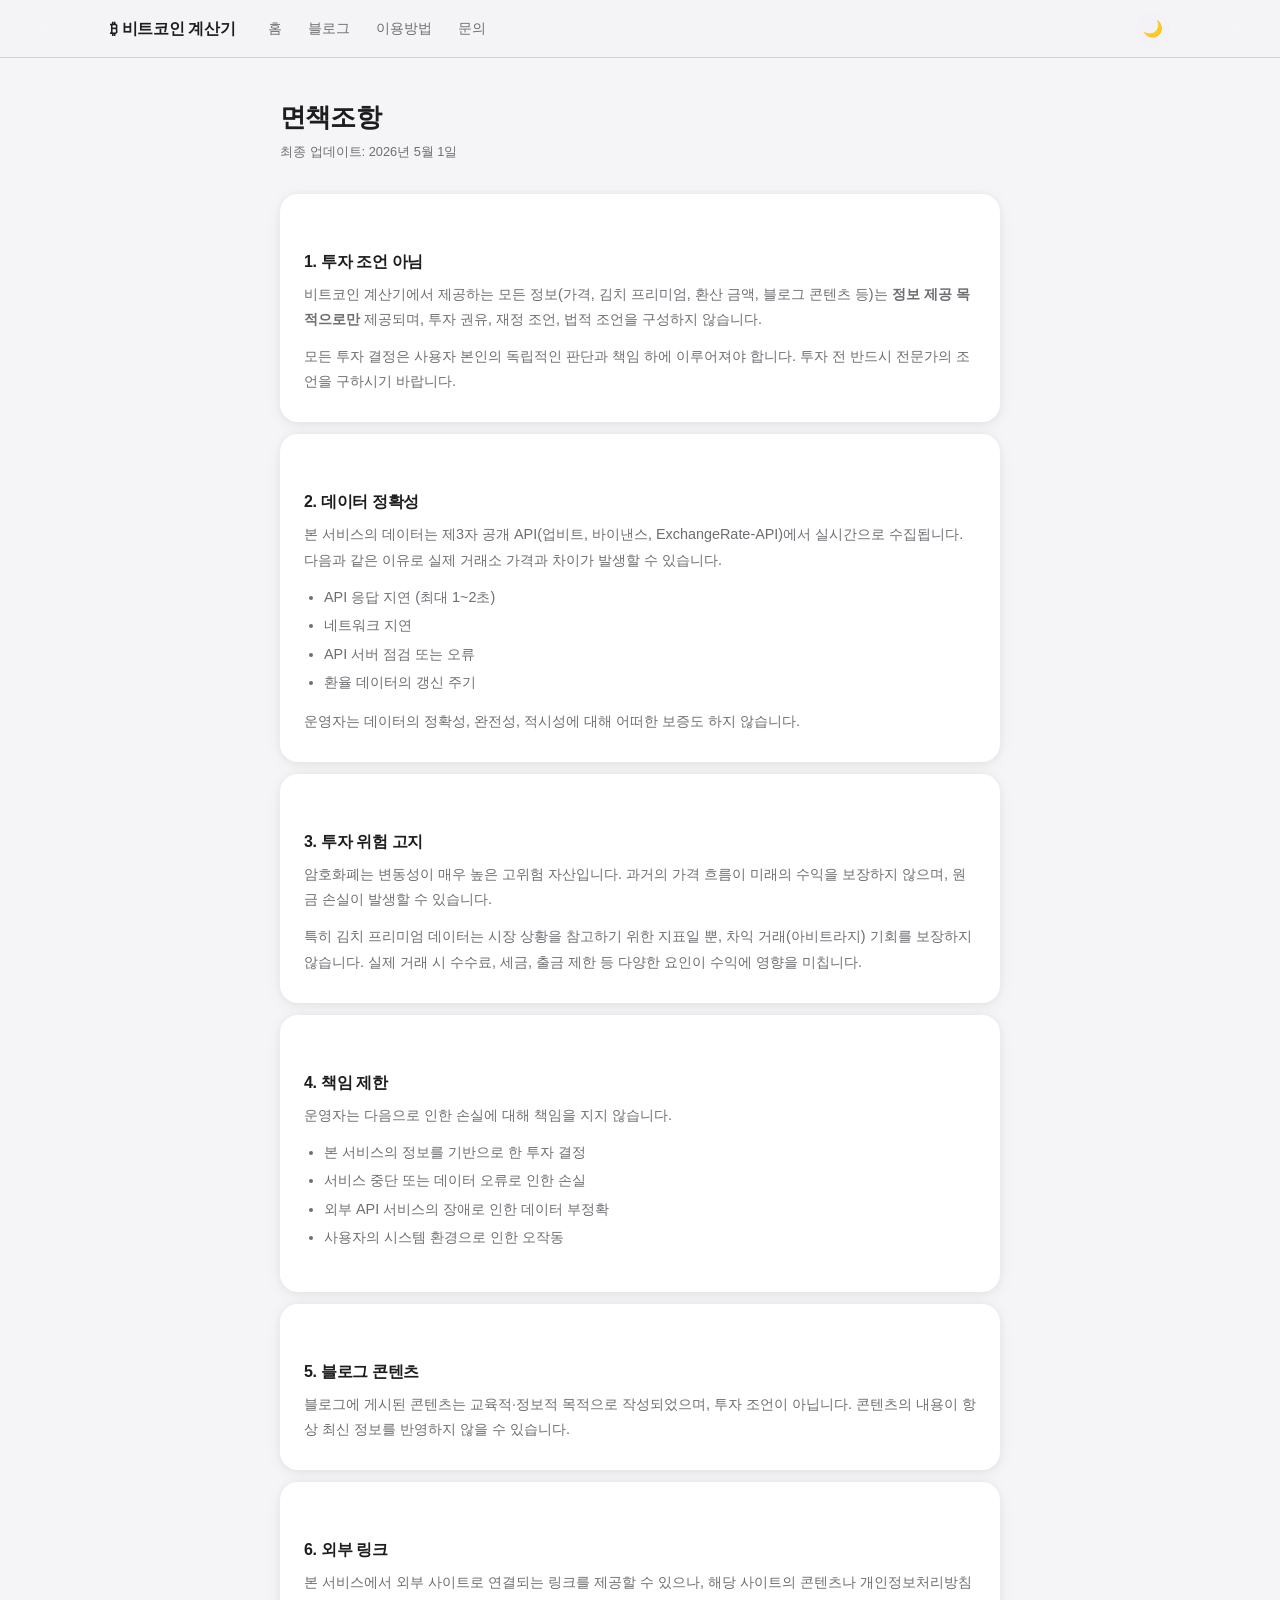
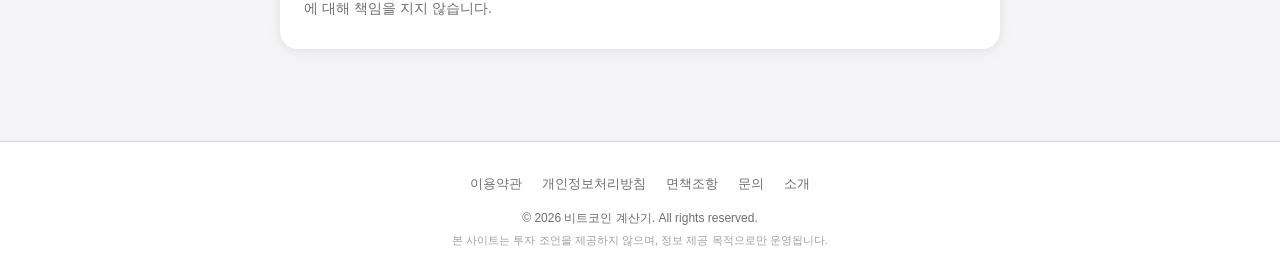
<file: disclaimer.html>
<!DOCTYPE html>
<html lang="ko">
<head>
  <meta charset="UTF-8" />
  <meta name="viewport" content="width=device-width, initial-scale=1.0" />
  <title>면책조항 — 비트코인 계산기</title>
  <link rel="stylesheet" href="assets/style.css" />
  <script>
    (function () {
      var s = localStorage.getItem('btc-theme');
      var d = window.matchMedia('(prefers-color-scheme: dark)').matches ? 'dark' : 'light';
      document.documentElement.setAttribute('data-theme', s || d);
    })();
  </script>
</head>
<body>

<div id="nav-placeholder"></div>

<main>
  <div class="container-wide">

    <div class="legal-title">면책조항</div>
    <p class="legal-date">최종 업데이트: 2026년 5월 1일</p>

    <div class="legal-body">

      <div class="info-section">
        <h2>1. 투자 조언 아님</h2>
        <p>비트코인 계산기에서 제공하는 모든 정보(가격, 김치 프리미엄, 환산 금액, 블로그 콘텐츠 등)는 <strong>정보 제공 목적으로만</strong> 제공되며, 투자 권유, 재정 조언, 법적 조언을 구성하지 않습니다.</p>
        <p>모든 투자 결정은 사용자 본인의 독립적인 판단과 책임 하에 이루어져야 합니다. 투자 전 반드시 전문가의 조언을 구하시기 바랍니다.</p>
      </div>

      <div class="info-section">
        <h2>2. 데이터 정확성</h2>
        <p>본 서비스의 데이터는 제3자 공개 API(업비트, 바이낸스, ExchangeRate-API)에서 실시간으로 수집됩니다. 다음과 같은 이유로 실제 거래소 가격과 차이가 발생할 수 있습니다.</p>
        <ul>
          <li>API 응답 지연 (최대 1~2초)</li>
          <li>네트워크 지연</li>
          <li>API 서버 점검 또는 오류</li>
          <li>환율 데이터의 갱신 주기</li>
        </ul>
        <p>운영자는 데이터의 정확성, 완전성, 적시성에 대해 어떠한 보증도 하지 않습니다.</p>
      </div>

      <div class="info-section">
        <h2>3. 투자 위험 고지</h2>
        <p>암호화폐는 변동성이 매우 높은 고위험 자산입니다. 과거의 가격 흐름이 미래의 수익을 보장하지 않으며, 원금 손실이 발생할 수 있습니다.</p>
        <p>특히 김치 프리미엄 데이터는 시장 상황을 참고하기 위한 지표일 뿐, 차익 거래(아비트라지) 기회를 보장하지 않습니다. 실제 거래 시 수수료, 세금, 출금 제한 등 다양한 요인이 수익에 영향을 미칩니다.</p>
      </div>

      <div class="info-section">
        <h2>4. 책임 제한</h2>
        <p>운영자는 다음으로 인한 손실에 대해 책임을 지지 않습니다.</p>
        <ul>
          <li>본 서비스의 정보를 기반으로 한 투자 결정</li>
          <li>서비스 중단 또는 데이터 오류로 인한 손실</li>
          <li>외부 API 서비스의 장애로 인한 데이터 부정확</li>
          <li>사용자의 시스템 환경으로 인한 오작동</li>
        </ul>
      </div>

      <div class="info-section">
        <h2>5. 블로그 콘텐츠</h2>
        <p>블로그에 게시된 콘텐츠는 교육적·정보적 목적으로 작성되었으며, 투자 조언이 아닙니다. 콘텐츠의 내용이 항상 최신 정보를 반영하지 않을 수 있습니다.</p>
      </div>

      <div class="info-section">
        <h2>6. 외부 링크</h2>
        <p>본 서비스에서 외부 사이트로 연결되는 링크를 제공할 수 있으나, 해당 사이트의 콘텐츠나 개인정보처리방침에 대해 책임을 지지 않습니다.</p>
      </div>

    </div>
  </div>
</main>

<div id="footer-placeholder"></div>

<script>window.ROOT_PATH = '';</script>
<script src="assets/main.js"></script>
</body>
</html>
</file>
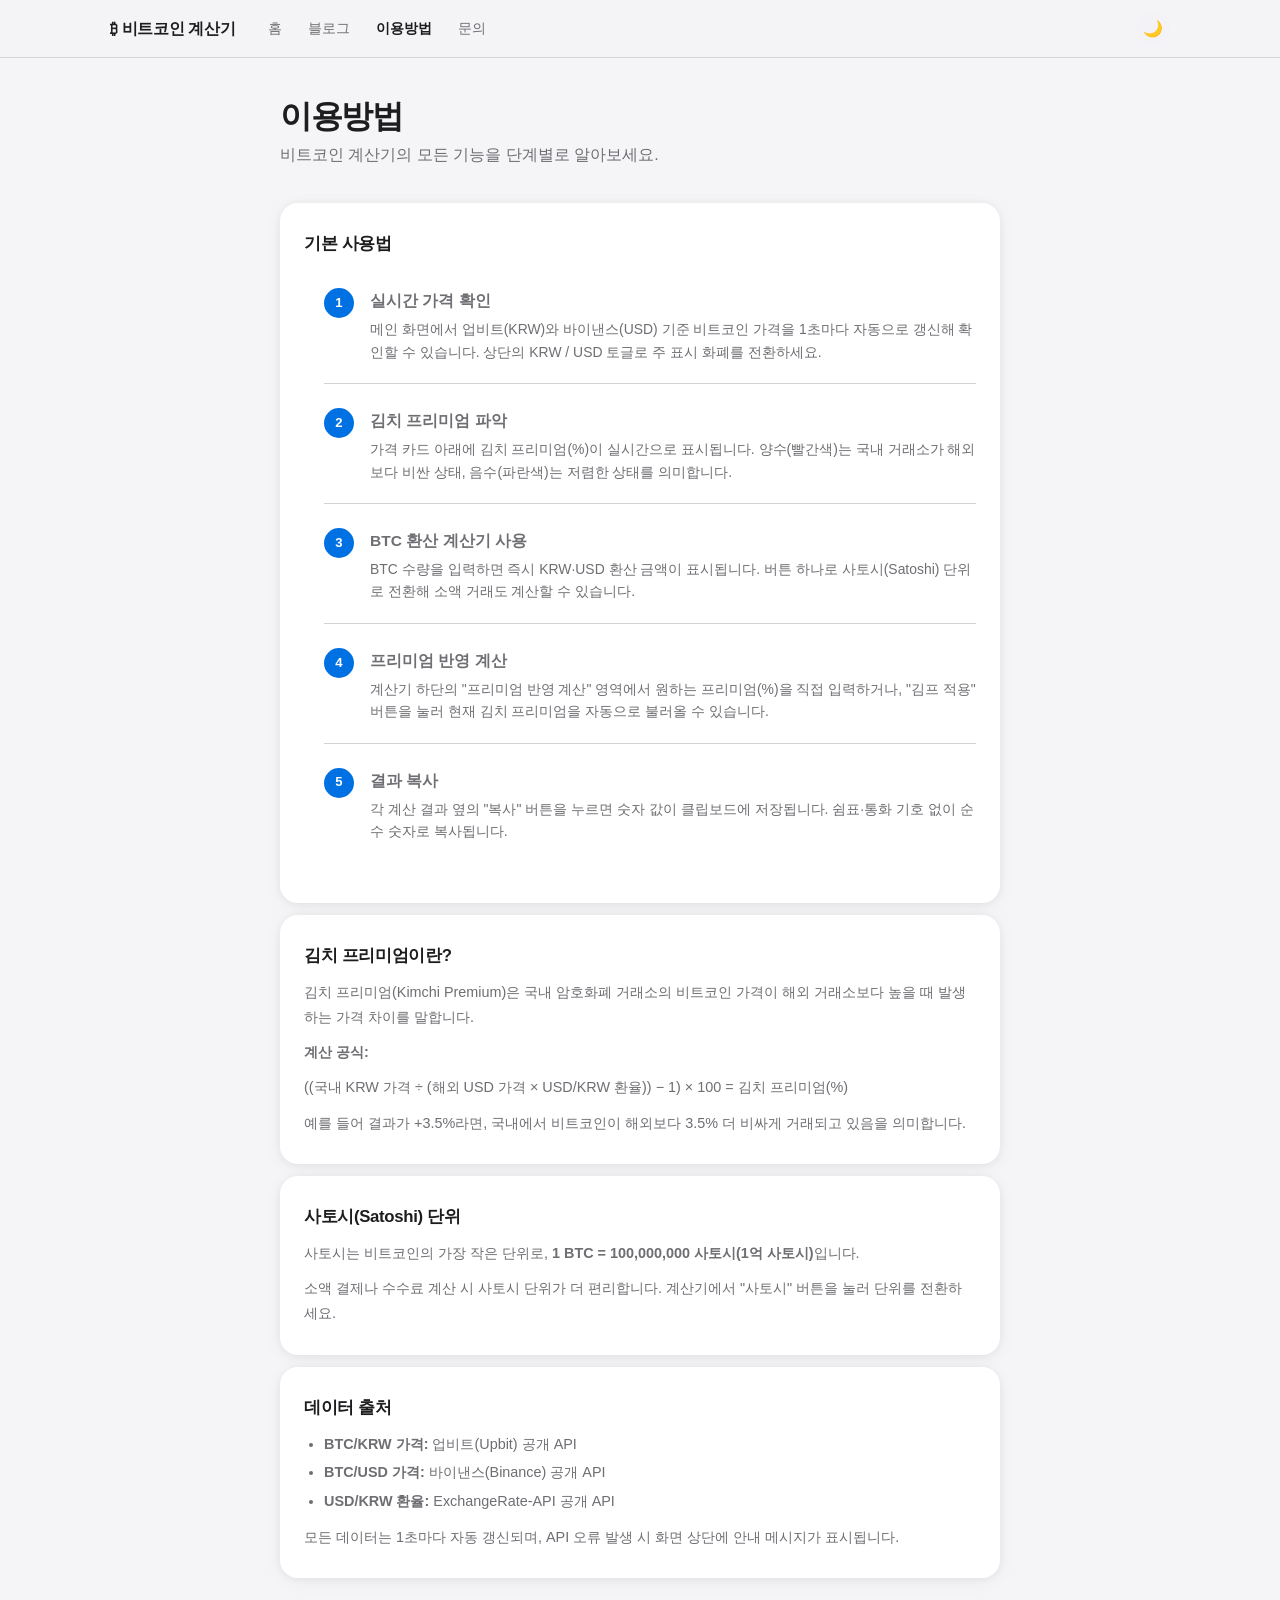
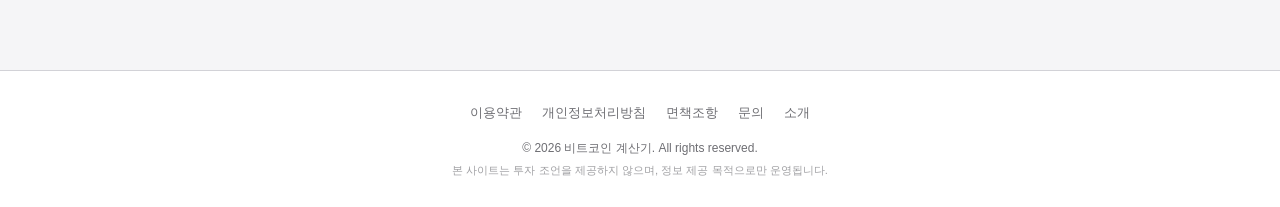
<file: guide.html>
<!DOCTYPE html>
<html lang="ko">
<head>
  <meta charset="UTF-8" />
  <meta name="viewport" content="width=device-width, initial-scale=1.0" />
  <title>이용방법 — 비트코인 계산기</title>
  <meta name="description" content="비트코인 계산기 이용방법을 단계별로 안내합니다. 실시간 가격 확인, 김치 프리미엄, BTC 환산까지." />
  <link rel="stylesheet" href="assets/style.css" />
  <script>
    (function () {
      var s = localStorage.getItem('btc-theme');
      var d = window.matchMedia('(prefers-color-scheme: dark)').matches ? 'dark' : 'light';
      document.documentElement.setAttribute('data-theme', s || d);
    })();
  </script>
</head>
<body>

<div id="nav-placeholder"></div>

<main>
  <div class="container-wide">

    <div class="page-header">
      <h1 class="page-title">이용방법</h1>
      <p class="page-subtitle">비트코인 계산기의 모든 기능을 단계별로 알아보세요.</p>
    </div>

    <!-- 기본 사용법 -->
    <div class="info-section">
      <h2>기본 사용법</h2>
      <ul class="step-list">
        <li class="step-item">
          <div class="step-num">1</div>
          <div class="step-body">
            <h3>실시간 가격 확인</h3>
            <p>메인 화면에서 업비트(KRW)와 바이낸스(USD) 기준 비트코인 가격을 1초마다 자동으로 갱신해 확인할 수 있습니다. 상단의 KRW / USD 토글로 주 표시 화폐를 전환하세요.</p>
          </div>
        </li>
        <li class="step-item">
          <div class="step-num">2</div>
          <div class="step-body">
            <h3>김치 프리미엄 파악</h3>
            <p>가격 카드 아래에 김치 프리미엄(%)이 실시간으로 표시됩니다. 양수(빨간색)는 국내 거래소가 해외보다 비싼 상태, 음수(파란색)는 저렴한 상태를 의미합니다.</p>
          </div>
        </li>
        <li class="step-item">
          <div class="step-num">3</div>
          <div class="step-body">
            <h3>BTC 환산 계산기 사용</h3>
            <p>BTC 수량을 입력하면 즉시 KRW·USD 환산 금액이 표시됩니다. 버튼 하나로 사토시(Satoshi) 단위로 전환해 소액 거래도 계산할 수 있습니다.</p>
          </div>
        </li>
        <li class="step-item">
          <div class="step-num">4</div>
          <div class="step-body">
            <h3>프리미엄 반영 계산</h3>
            <p>계산기 하단의 "프리미엄 반영 계산" 영역에서 원하는 프리미엄(%)을 직접 입력하거나, "김프 적용" 버튼을 눌러 현재 김치 프리미엄을 자동으로 불러올 수 있습니다.</p>
          </div>
        </li>
        <li class="step-item">
          <div class="step-num">5</div>
          <div class="step-body">
            <h3>결과 복사</h3>
            <p>각 계산 결과 옆의 "복사" 버튼을 누르면 숫자 값이 클립보드에 저장됩니다. 쉼표·통화 기호 없이 순수 숫자로 복사됩니다.</p>
          </div>
        </li>
      </ul>
    </div>

    <!-- 김치 프리미엄이란 -->
    <div class="info-section">
      <h2>김치 프리미엄이란?</h2>
      <p>김치 프리미엄(Kimchi Premium)은 국내 암호화폐 거래소의 비트코인 가격이 해외 거래소보다 높을 때 발생하는 가격 차이를 말합니다.</p>
      <p><strong>계산 공식:</strong></p>
      <p>((국내 KRW 가격 ÷ (해외 USD 가격 × USD/KRW 환율)) − 1) × 100 = 김치 프리미엄(%)</p>
      <p>예를 들어 결과가 +3.5%라면, 국내에서 비트코인이 해외보다 3.5% 더 비싸게 거래되고 있음을 의미합니다.</p>
    </div>

    <!-- 사토시란 -->
    <div class="info-section">
      <h2>사토시(Satoshi) 단위</h2>
      <p>사토시는 비트코인의 가장 작은 단위로, <strong>1 BTC = 100,000,000 사토시(1억 사토시)</strong>입니다.</p>
      <p>소액 결제나 수수료 계산 시 사토시 단위가 더 편리합니다. 계산기에서 "사토시" 버튼을 눌러 단위를 전환하세요.</p>
    </div>

    <!-- 데이터 출처 -->
    <div class="info-section">
      <h2>데이터 출처</h2>
      <ul>
        <li><strong>BTC/KRW 가격:</strong> 업비트(Upbit) 공개 API</li>
        <li><strong>BTC/USD 가격:</strong> 바이낸스(Binance) 공개 API</li>
        <li><strong>USD/KRW 환율:</strong> ExchangeRate-API 공개 API</li>
      </ul>
      <p>모든 데이터는 1초마다 자동 갱신되며, API 오류 발생 시 화면 상단에 안내 메시지가 표시됩니다.</p>
    </div>

  </div>
</main>

<div id="footer-placeholder"></div>

<script>window.ROOT_PATH = '';</script>
<script src="assets/main.js"></script>
</body>
</html>
</file>
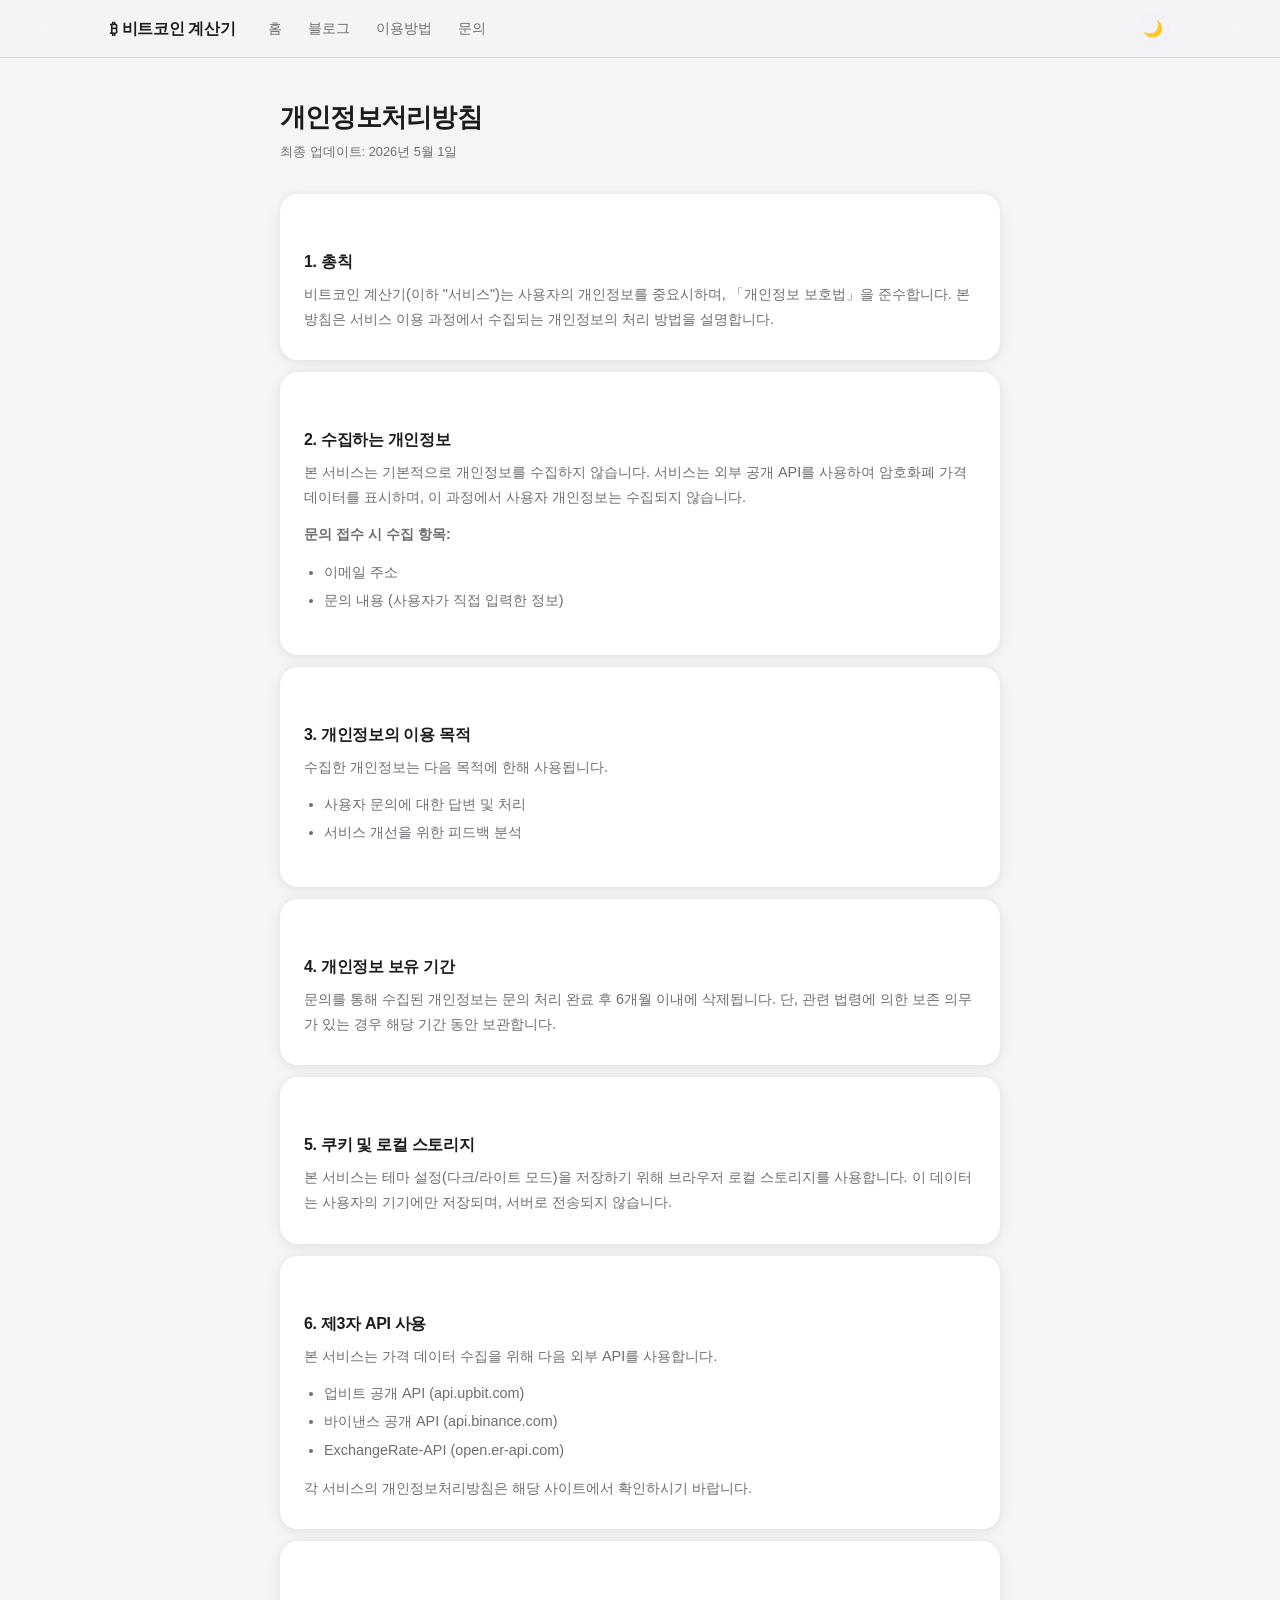
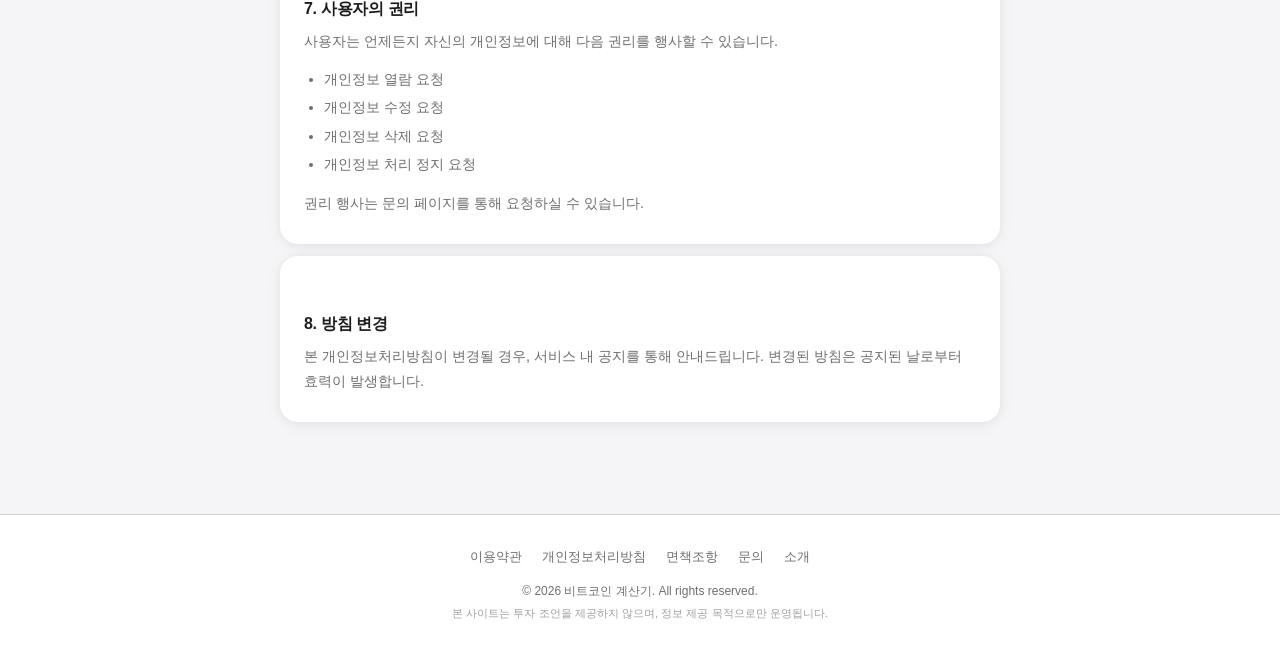
<file: privacy.html>
<!DOCTYPE html>
<html lang="ko">
<head>
  <meta charset="UTF-8" />
  <meta name="viewport" content="width=device-width, initial-scale=1.0" />
  <title>개인정보처리방침 — 비트코인 계산기</title>
  <link rel="stylesheet" href="assets/style.css" />
  <script>
    (function () {
      var s = localStorage.getItem('btc-theme');
      var d = window.matchMedia('(prefers-color-scheme: dark)').matches ? 'dark' : 'light';
      document.documentElement.setAttribute('data-theme', s || d);
    })();
  </script>
</head>
<body>

<div id="nav-placeholder"></div>

<main>
  <div class="container-wide">

    <div class="legal-title">개인정보처리방침</div>
    <p class="legal-date">최종 업데이트: 2026년 5월 1일</p>

    <div class="legal-body">

      <div class="info-section">
        <h2>1. 총칙</h2>
        <p>비트코인 계산기(이하 "서비스")는 사용자의 개인정보를 중요시하며, 「개인정보 보호법」을 준수합니다. 본 방침은 서비스 이용 과정에서 수집되는 개인정보의 처리 방법을 설명합니다.</p>
      </div>

      <div class="info-section">
        <h2>2. 수집하는 개인정보</h2>
        <p>본 서비스는 기본적으로 개인정보를 수집하지 않습니다. 서비스는 외부 공개 API를 사용하여 암호화폐 가격 데이터를 표시하며, 이 과정에서 사용자 개인정보는 수집되지 않습니다.</p>
        <p><strong>문의 접수 시 수집 항목:</strong></p>
        <ul>
          <li>이메일 주소</li>
          <li>문의 내용 (사용자가 직접 입력한 정보)</li>
        </ul>
      </div>

      <div class="info-section">
        <h2>3. 개인정보의 이용 목적</h2>
        <p>수집한 개인정보는 다음 목적에 한해 사용됩니다.</p>
        <ul>
          <li>사용자 문의에 대한 답변 및 처리</li>
          <li>서비스 개선을 위한 피드백 분석</li>
        </ul>
      </div>

      <div class="info-section">
        <h2>4. 개인정보 보유 기간</h2>
        <p>문의를 통해 수집된 개인정보는 문의 처리 완료 후 6개월 이내에 삭제됩니다. 단, 관련 법령에 의한 보존 의무가 있는 경우 해당 기간 동안 보관합니다.</p>
      </div>

      <div class="info-section">
        <h2>5. 쿠키 및 로컬 스토리지</h2>
        <p>본 서비스는 테마 설정(다크/라이트 모드)을 저장하기 위해 브라우저 로컬 스토리지를 사용합니다. 이 데이터는 사용자의 기기에만 저장되며, 서버로 전송되지 않습니다.</p>
      </div>

      <div class="info-section">
        <h2>6. 제3자 API 사용</h2>
        <p>본 서비스는 가격 데이터 수집을 위해 다음 외부 API를 사용합니다.</p>
        <ul>
          <li>업비트 공개 API (api.upbit.com)</li>
          <li>바이낸스 공개 API (api.binance.com)</li>
          <li>ExchangeRate-API (open.er-api.com)</li>
        </ul>
        <p>각 서비스의 개인정보처리방침은 해당 사이트에서 확인하시기 바랍니다.</p>
      </div>

      <div class="info-section">
        <h2>7. 사용자의 권리</h2>
        <p>사용자는 언제든지 자신의 개인정보에 대해 다음 권리를 행사할 수 있습니다.</p>
        <ul>
          <li>개인정보 열람 요청</li>
          <li>개인정보 수정 요청</li>
          <li>개인정보 삭제 요청</li>
          <li>개인정보 처리 정지 요청</li>
        </ul>
        <p>권리 행사는 문의 페이지를 통해 요청하실 수 있습니다.</p>
      </div>

      <div class="info-section">
        <h2>8. 방침 변경</h2>
        <p>본 개인정보처리방침이 변경될 경우, 서비스 내 공지를 통해 안내드립니다. 변경된 방침은 공지된 날로부터 효력이 발생합니다.</p>
      </div>

    </div>
  </div>
</main>

<div id="footer-placeholder"></div>

<script>window.ROOT_PATH = '';</script>
<script src="assets/main.js"></script>
</body>
</html>
</file>
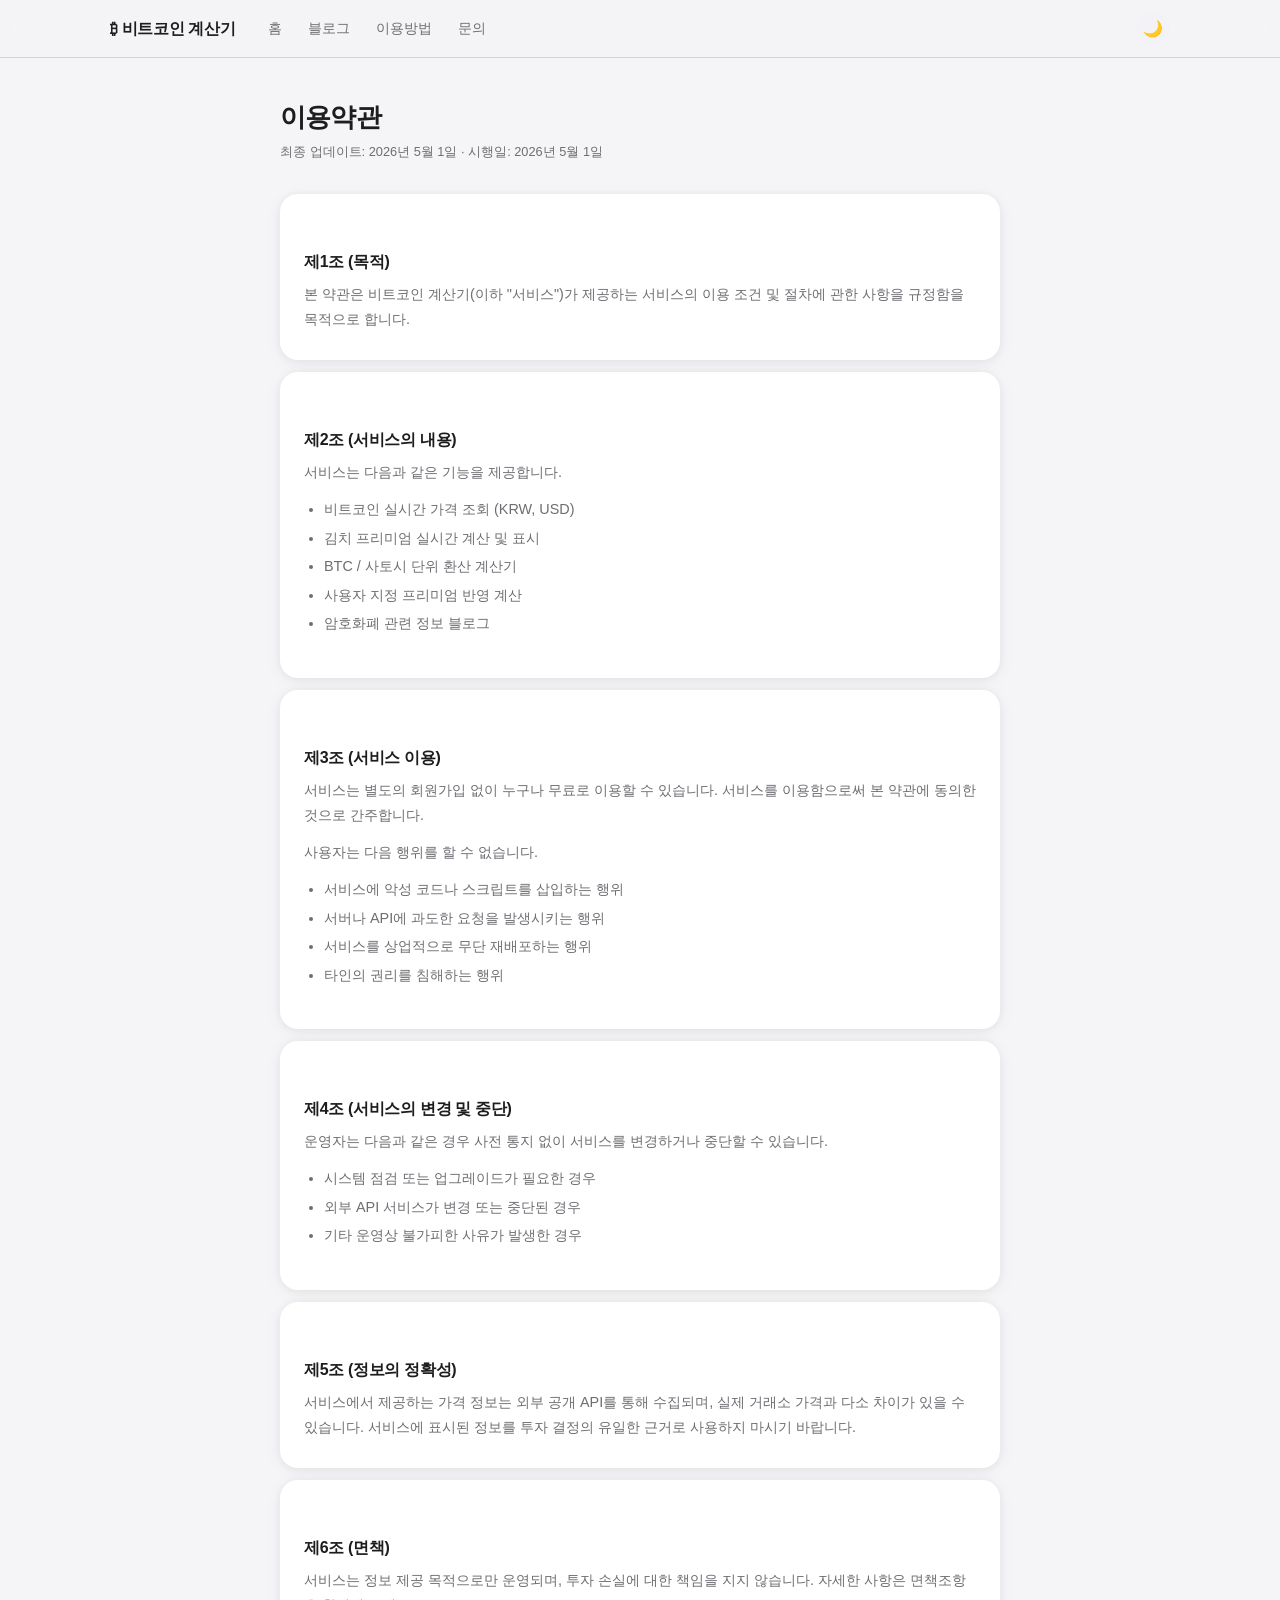
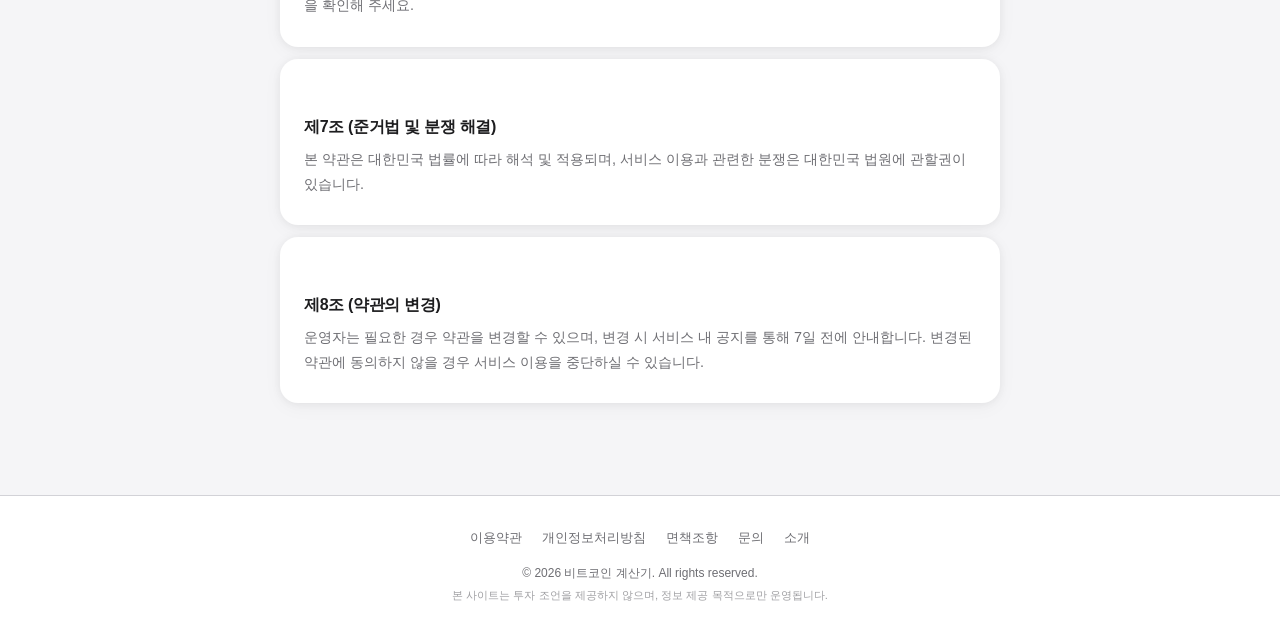
<file: terms.html>
<!DOCTYPE html>
<html lang="ko">
<head>
  <meta charset="UTF-8" />
  <meta name="viewport" content="width=device-width, initial-scale=1.0" />
  <title>이용약관 — 비트코인 계산기</title>
  <link rel="stylesheet" href="assets/style.css" />
  <script>
    (function () {
      var s = localStorage.getItem('btc-theme');
      var d = window.matchMedia('(prefers-color-scheme: dark)').matches ? 'dark' : 'light';
      document.documentElement.setAttribute('data-theme', s || d);
    })();
  </script>
</head>
<body>

<div id="nav-placeholder"></div>

<main>
  <div class="container-wide">

    <div class="legal-title">이용약관</div>
    <p class="legal-date">최종 업데이트: 2026년 5월 1일 · 시행일: 2026년 5월 1일</p>

    <div class="legal-body">

      <div class="info-section">
        <h2>제1조 (목적)</h2>
        <p>본 약관은 비트코인 계산기(이하 "서비스")가 제공하는 서비스의 이용 조건 및 절차에 관한 사항을 규정함을 목적으로 합니다.</p>
      </div>

      <div class="info-section">
        <h2>제2조 (서비스의 내용)</h2>
        <p>서비스는 다음과 같은 기능을 제공합니다.</p>
        <ul>
          <li>비트코인 실시간 가격 조회 (KRW, USD)</li>
          <li>김치 프리미엄 실시간 계산 및 표시</li>
          <li>BTC / 사토시 단위 환산 계산기</li>
          <li>사용자 지정 프리미엄 반영 계산</li>
          <li>암호화폐 관련 정보 블로그</li>
        </ul>
      </div>

      <div class="info-section">
        <h2>제3조 (서비스 이용)</h2>
        <p>서비스는 별도의 회원가입 없이 누구나 무료로 이용할 수 있습니다. 서비스를 이용함으로써 본 약관에 동의한 것으로 간주합니다.</p>
        <p>사용자는 다음 행위를 할 수 없습니다.</p>
        <ul>
          <li>서비스에 악성 코드나 스크립트를 삽입하는 행위</li>
          <li>서버나 API에 과도한 요청을 발생시키는 행위</li>
          <li>서비스를 상업적으로 무단 재배포하는 행위</li>
          <li>타인의 권리를 침해하는 행위</li>
        </ul>
      </div>

      <div class="info-section">
        <h2>제4조 (서비스의 변경 및 중단)</h2>
        <p>운영자는 다음과 같은 경우 사전 통지 없이 서비스를 변경하거나 중단할 수 있습니다.</p>
        <ul>
          <li>시스템 점검 또는 업그레이드가 필요한 경우</li>
          <li>외부 API 서비스가 변경 또는 중단된 경우</li>
          <li>기타 운영상 불가피한 사유가 발생한 경우</li>
        </ul>
      </div>

      <div class="info-section">
        <h2>제5조 (정보의 정확성)</h2>
        <p>서비스에서 제공하는 가격 정보는 외부 공개 API를 통해 수집되며, 실제 거래소 가격과 다소 차이가 있을 수 있습니다. 서비스에 표시된 정보를 투자 결정의 유일한 근거로 사용하지 마시기 바랍니다.</p>
      </div>

      <div class="info-section">
        <h2>제6조 (면책)</h2>
        <p>서비스는 정보 제공 목적으로만 운영되며, 투자 손실에 대한 책임을 지지 않습니다. 자세한 사항은 면책조항을 확인해 주세요.</p>
      </div>

      <div class="info-section">
        <h2>제7조 (준거법 및 분쟁 해결)</h2>
        <p>본 약관은 대한민국 법률에 따라 해석 및 적용되며, 서비스 이용과 관련한 분쟁은 대한민국 법원에 관할권이 있습니다.</p>
      </div>

      <div class="info-section">
        <h2>제8조 (약관의 변경)</h2>
        <p>운영자는 필요한 경우 약관을 변경할 수 있으며, 변경 시 서비스 내 공지를 통해 7일 전에 안내합니다. 변경된 약관에 동의하지 않을 경우 서비스 이용을 중단하실 수 있습니다.</p>
      </div>

    </div>
  </div>
</main>

<div id="footer-placeholder"></div>

<script>window.ROOT_PATH = '';</script>
<script src="assets/main.js"></script>
</body>
</html>
</file>
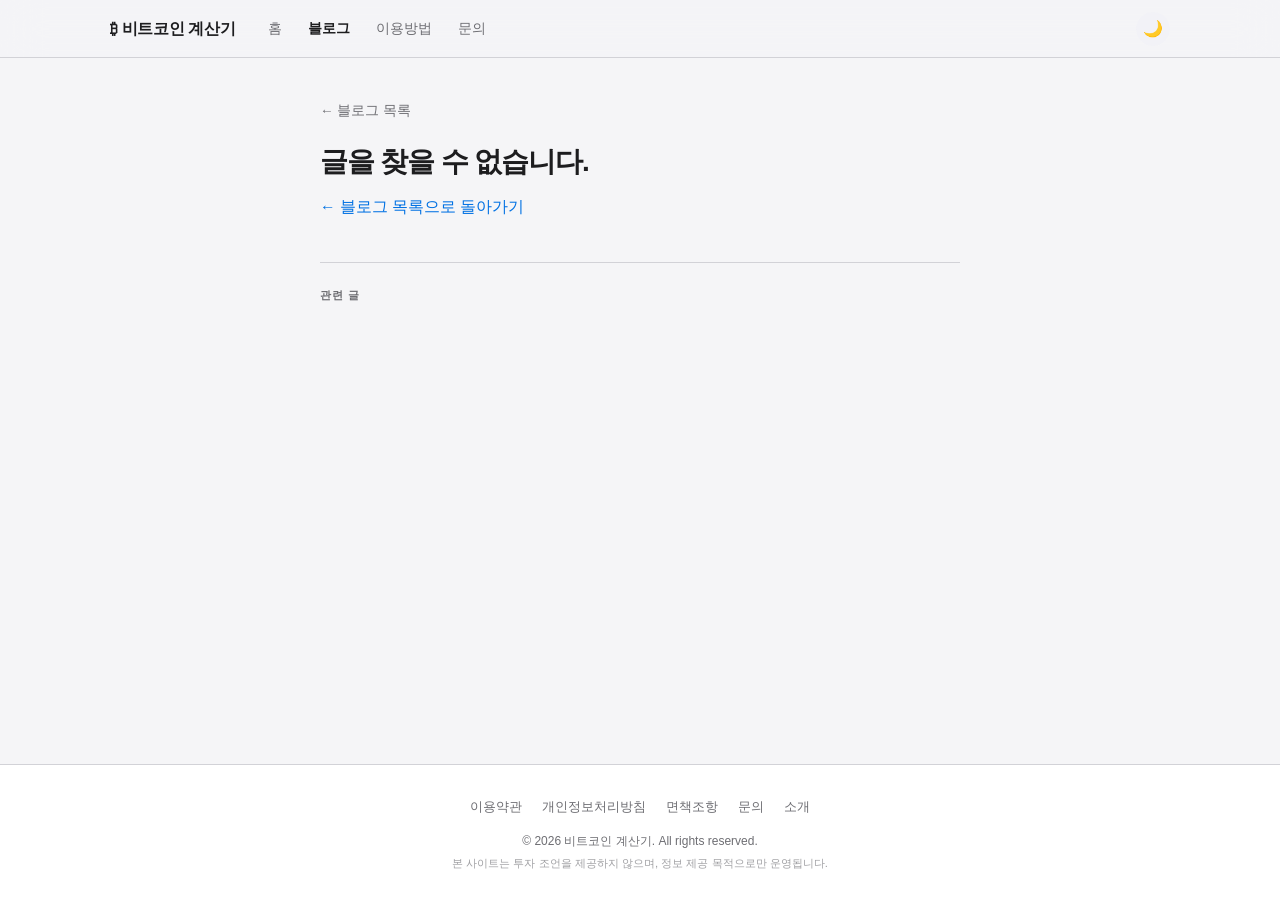
<file: blog/post.html>
<!DOCTYPE html>
<html lang="ko">
<head>
  <meta charset="UTF-8" />
  <meta name="viewport" content="width=device-width, initial-scale=1.0" />
  <title>블로그 — 비트코인 계산기</title>
  <meta name="description" content="" id="meta-desc" />
  <link rel="canonical" href="" id="canonical" />
  <link rel="stylesheet" href="../assets/style.css" />
  <script>
    (function () {
      var s = localStorage.getItem('btc-theme');
      var d = window.matchMedia('(prefers-color-scheme: dark)').matches ? 'dark' : 'light';
      document.documentElement.setAttribute('data-theme', s || d);
    })();
  </script>
</head>
<body>

<div id="nav-placeholder"></div>

<main>
  <div class="container-blog">

    <a class="blog-back" href="index.html">← 블로그 목록</a>

    <div id="post-header"></div>

    <div class="blog-post-body" id="post-body"></div>

    <div class="divider" style="margin-top:40px;"></div>
    <div style="margin-top:24px;">
      <div class="card-label" style="margin-bottom:12px;">관련 글</div>
      <div class="blog-grid" id="related-posts"></div>
    </div>

  </div>
</main>

<div id="footer-placeholder"></div>

<script>window.ROOT_PATH = '../';</script>
<script>
/* ── 포스트 데이터 ─────────────────────────────────────────
   글 추가 방법: POSTS 객체에 새 키-값 추가 후
   blog/index.html 카드에 href="post.html?id=새키" 추가
──────────────────────────────────────────────────────────── */
var POSTS = {

  /* ── 1. 김치 프리미엄 가이드 ── */
  'kimchi-premium-guide': {
    tag: '가이드',
    title: '김치 프리미엄이란? 2026년 완벽 가이드',
    date: '2026년 5월 1일',
    readTime: '읽는 시간 약 5분',
    desc: '국내 비트코인 가격이 해외보다 높게 형성되는 이유와 김치 프리미엄이 발생하는 메커니즘을 쉽게 설명합니다.',
    html: `
      <p>비트코인을 처음 공부하다 보면 "김치 프리미엄"이라는 단어를 자주 접하게 됩니다. 국내 거래소에서 비트코인을 사면 왜 해외보다 비쌀까요? 그리고 이 차이는 얼마나 될까요?</p>

      <h2>김치 프리미엄이란?</h2>
      <p>김치 프리미엄(Kimchi Premium)은 <strong>국내 암호화폐 거래소에서 비트코인 가격이 해외 거래소보다 높게 형성되는 현상</strong>을 말합니다. '김치'는 한국을 상징하는 단어로, 이 현상이 주로 한국 시장에서 두드러지기 때문에 붙여진 이름입니다.</p>

      <div class="callout">
        <strong>계산 공식</strong><br />
        김치 프리미엄(%) = ((국내 KRW 가격 ÷ (해외 USD 가격 × USD/KRW 환율)) − 1) × 100
      </div>

      <p>예를 들어 업비트에서 BTC가 1억 3천만 원이고, 바이낸스에서 같은 시각 $92,000에 환율이 1,400원이라면:</p>
      <p>글로벌 환산가 = $92,000 × 1,400 = 128,800,000원<br />
      김치 프리미엄 = (130,000,000 / 128,800,000 − 1) × 100 ≈ +0.93%</p>

      <h2>김치 프리미엄이 생기는 이유</h2>

      <h3>1. 외환 규제</h3>
      <p>한국은 자본 이동에 제한이 있습니다. 국내 투자자가 해외 거래소에서 직접 비트코인을 구매해 국내로 가져오는 것이 복잡하거나 제한되므로, 자연스럽게 국내 가격이 올라갑니다.</p>

      <h3>2. 국내 수요 집중</h3>
      <p>한국은 인구 대비 암호화폐 거래가 매우 활발한 나라입니다. 높은 국내 수요가 공급보다 많아질 때 가격이 올라갑니다.</p>

      <h3>3. 차익 거래의 어려움</h3>
      <p>이론적으로는 해외에서 싸게 사서 국내에서 비싸게 팔면 이익이 됩니다(아비트라지). 하지만 실제로는 규제, 수수료, 시간 지연, 세금 등 여러 장벽이 있어 쉽지 않습니다.</p>

      <h2>역사적 사례</h2>
      <p>2018년 1월, 비트코인 가격이 정점을 찍던 시기에 한국의 김치 프리미엄은 무려 <strong>+50%</strong>를 넘기도 했습니다. 당시 해외에서 $19,000에 거래되던 비트코인이 국내에서는 2,800만 원(환율 1,100원 기준 약 $25,000)에 거래되었습니다.</p>
      <p>반면 시장 침체기에는 프리미엄이 마이너스(역프리미엄)를 기록하기도 합니다. 국내 매도 압력이 강하거나 외국인 수요가 높을 때 발생합니다.</p>

      <h2>김치 프리미엄으로 무엇을 알 수 있나?</h2>
      <ul>
        <li><strong>시장 과열 신호:</strong> 프리미엄이 급격히 높아지면 국내 매수 심리가 과열되었다는 신호일 수 있습니다.</li>
        <li><strong>시장 냉각 신호:</strong> 프리미엄이 낮아지거나 음수가 되면 매도 압력이 높다는 뜻입니다.</li>
        <li><strong>거래소 간 가격 비교:</strong> 실제 거래 전 환전 비용 포함 실질 가격을 파악하는 데 활용됩니다.</li>
      </ul>

      <div class="callout">
        <strong>⚠️ 주의:</strong> 김치 프리미엄은 투자 신호가 아닙니다. 시장 상황을 참고하기 위한 지표일 뿐이며, 모든 투자 결정은 본인의 판단과 책임 하에 이루어져야 합니다.
      </div>

      <h2>이 사이트에서 실시간으로 확인하기</h2>
      <p>비트코인 계산기는 업비트 KRW 가격, 바이낸스 USD 가격, 실시간 환율을 3초마다 수집해 김치 프리미엄을 자동으로 계산합니다. 별도 계산 없이 메인 화면에서 바로 확인하세요.</p>
    `
  },

  /* ── 2. 업비트 vs 바이낸스 ── */
  'upbit-binance-diff': {
    tag: '분석',
    title: '업비트 vs 바이낸스 — 가격 차이가 생기는 이유',
    date: '2026년 4월 22일',
    readTime: '읽는 시간 약 7분',
    desc: '같은 비트코인인데 왜 거래소마다 가격이 다를까요? 유동성, 수요·공급, 규제 환경이 가격에 미치는 영향을 분석합니다.',
    html: `
      <p>업비트에서 비트코인을 조회하면 바이낸스와 가격이 다릅니다. 같은 자산인데 왜 거래소마다 가격이 다를까요? 그 원인을 하나씩 살펴보겠습니다.</p>

      <h2>거래소 가격은 어떻게 결정되나?</h2>
      <p>비트코인 가격은 주식처럼 중앙 기관이 정하는 것이 아닙니다. 각 거래소에서 <strong>매수자와 매도자가 만나 체결되는 가격</strong>이 곧 그 거래소의 현재가입니다. 따라서 거래소마다 수요·공급이 다르면 가격도 달라집니다.</p>

      <h2>주요 차이 원인</h2>

      <h3>1. 유동성 차이</h3>
      <p>바이낸스는 세계 최대 거래소로, 하루 거래량이 업비트의 수십 배에 달합니다. 유동성이 높을수록 주문 체결이 빠르고 가격 왜곡이 적습니다. 반면 업비트는 국내 시장에 집중되어 있어 상대적으로 유동성이 낮고, 소규모 주문에도 가격이 흔들릴 수 있습니다.</p>

      <h3>2. 결제 통화의 차이</h3>
      <p>바이낸스는 달러(USD) 또는 USDT 기반으로 BTC를 거래합니다. 업비트는 원화(KRW) 기반입니다. 두 가격을 비교하려면 환율 변환이 필요하며, 이 과정에서 김치 프리미엄이 발생합니다.</p>

      <div class="callout">
        <strong>가격 비교 공식</strong><br />
        (업비트 KRW ÷ (바이낸스 USD × 환율)) − 1 = 김치 프리미엄(%)
      </div>

      <h3>3. 규제 환경</h3>
      <p>한국은 암호화폐 거래에 엄격한 실명 인증과 자본 이동 제한이 있습니다. 해외에서 싸게 산 비트코인을 국내로 들여와 비싸게 팔기(아비트라지)가 어렵기 때문에 가격 차이가 좁혀지지 않습니다.</p>

      <h3>4. 투자 심리와 지역 수요</h3>
      <p>한국 투자자들의 매수 심리가 강할 때는 국내 수요가 집중되어 업비트 가격이 바이낸스보다 높아집니다. 반대로 국내 매도 압력이 강할 때는 역프리미엄이 발생하기도 합니다.</p>

      <h2>어느 거래소 가격이 '진짜'인가?</h2>
      <p>어느 쪽도 진짜이고, 어느 쪽도 가짜가 아닙니다. 둘 다 해당 시장에서 실제로 체결된 가격입니다. 다만 글로벌 기준가(벤치마크)로는 바이낸스, CME 선물 등 유동성이 큰 시장의 가격이 주로 사용됩니다.</p>

      <h2>수수료도 고려해야 한다</h2>
      <p>단순히 가격만 비교해서는 안 됩니다. 각 거래소의 거래 수수료, 출금 수수료, 원화 입출금 비용 등을 모두 포함한 <strong>실질 매수 단가</strong>를 계산해야 합니다. 겉으로는 저렴해 보이는 거래소가 수수료를 포함하면 비싸질 수 있습니다.</p>

      <h2>실시간으로 확인하기</h2>
      <p>이 사이트의 메인 화면에서 업비트와 바이낸스 가격을 실시간으로 비교하고, 김치 프리미엄을 자동 계산합니다. 두 거래소 가격 차이를 한눈에 파악해 보세요.</p>

      <div class="callout">
        <strong>⚠️ 주의:</strong> 이 글은 정보 제공 목적으로 작성되었습니다. 특정 거래소를 추천하거나 투자를 권유하지 않습니다.
      </div>
    `
  },

  /* ── 3. 사토시 설명 ── */
  'satoshi-explained': {
    tag: '기초',
    title: '사토시(Satoshi)란? 비트코인 단위 완벽 정리',
    date: '2026년 4월 15일',
    readTime: '읽는 시간 약 4분',
    desc: '1 BTC = 1억 사토시. 소수점 투자가 많아진 요즘, 사토시 단위를 제대로 이해하고 계산기를 활용하는 방법을 알아봅니다.',
    html: `
      <p>비트코인을 1개 단위로만 살 수 있다면 대부분의 사람에게는 부담스러운 금액입니다. 하지만 비트코인은 소수점 아래 여덟 자리까지 쪼갤 수 있습니다. 가장 작은 단위가 바로 <strong>사토시(Satoshi)</strong>입니다.</p>

      <h2>사토시란?</h2>
      <p>사토시는 비트코인의 최소 단위입니다. 비트코인 창시자 사토시 나카모토(Satoshi Nakamoto)의 이름에서 따왔으며, 줄여서 <strong>sat</strong>이라고도 씁니다.</p>

      <div class="callout">
        <strong>핵심 환산</strong><br />
        1 BTC = 100,000,000 사토시 (1억 sat)<br />
        1 사토시 = 0.00000001 BTC
      </div>

      <h2>왜 사토시 단위가 중요한가?</h2>
      <p>비트코인 가격이 1억 원을 넘는 상황에서 "0.001 BTC를 샀다"보다 "10만 사토시를 샀다"가 더 직관적입니다. 소수점 투자가 일반화된 요즘, 사토시 단위를 이해하면 자신이 얼마만큼의 비트코인을 보유하고 있는지 더 명확히 파악할 수 있습니다.</p>

      <h2>단위 환산표</h2>
      <table style="width:100%;border-collapse:collapse;margin:16px 0;">
        <thead>
          <tr style="border-bottom:2px solid var(--border);">
            <th style="text-align:left;padding:8px 12px;color:var(--sub);font-weight:600;">단위</th>
            <th style="text-align:right;padding:8px 12px;color:var(--sub);font-weight:600;">BTC 환산</th>
            <th style="text-align:right;padding:8px 12px;color:var(--sub);font-weight:600;">사토시</th>
          </tr>
        </thead>
        <tbody>
          <tr style="border-bottom:1px solid var(--border);">
            <td style="padding:8px 12px;">1 BTC</td>
            <td style="text-align:right;padding:8px 12px;font-variant-numeric:tabular-nums;">1.00000000</td>
            <td style="text-align:right;padding:8px 12px;font-variant-numeric:tabular-nums;">100,000,000</td>
          </tr>
          <tr style="border-bottom:1px solid var(--border);">
            <td style="padding:8px 12px;">1 mBTC (밀리비트)</td>
            <td style="text-align:right;padding:8px 12px;font-variant-numeric:tabular-nums;">0.00100000</td>
            <td style="text-align:right;padding:8px 12px;font-variant-numeric:tabular-nums;">100,000</td>
          </tr>
          <tr style="border-bottom:1px solid var(--border);">
            <td style="padding:8px 12px;">1 μBTC (마이크로비트)</td>
            <td style="text-align:right;padding:8px 12px;font-variant-numeric:tabular-nums;">0.00000100</td>
            <td style="text-align:right;padding:8px 12px;font-variant-numeric:tabular-nums;">100</td>
          </tr>
          <tr>
            <td style="padding:8px 12px;">1 사토시</td>
            <td style="text-align:right;padding:8px 12px;font-variant-numeric:tabular-nums;">0.00000001</td>
            <td style="text-align:right;padding:8px 12px;font-variant-numeric:tabular-nums;">1</td>
          </tr>
        </tbody>
      </table>

      <h2>사토시로 생각하는 법</h2>
      <p>비트코인 가격이 1억 원이라고 가정하면, 1 사토시는 1원입니다. 즉 <strong>BTC 가격(원) = 사토시 1개의 원화 가치</strong>가 됩니다. 이렇게 생각하면 훨씬 직관적입니다.</p>
      <ul>
        <li>10,000원 → 약 10,000 사토시 (BTC = 1억 원 기준)</li>
        <li>100,000원 → 약 100,000 사토시</li>
        <li>1,000,000원 → 약 1,000,000 사토시 (0.01 BTC)</li>
      </ul>

      <h2>계산기에서 사토시 단위 사용하기</h2>
      <p>이 사이트의 계산기는 BTC와 사토시 단위를 모두 지원합니다. 입력창 위의 <strong>BTC / SAT 전환 버튼</strong>을 누르면 현재 입력값을 사토시 기준으로 변환할 수 있습니다.</p>
      <p>예를 들어 "10만 원으로 몇 사토시를 살 수 있는지" 바로 계산해 보세요.</p>

      <div class="callout">
        <strong>💡 팁:</strong> 비트코인을 처음 살 때는 소액으로 시작해 사토시 단위에 익숙해지는 것이 좋습니다. 0.001 BTC = 10만 사토시, 이렇게 외워두면 편리합니다.
      </div>
    `
  },

  /* ── 4. 비트코인 투자 전 알아야 할 5가지 ── */
  'bitcoin-investment-basics': {
    tag: '투자',
    title: '비트코인 투자 전 꼭 알아야 할 5가지',
    date: '2026년 4월 8일',
    readTime: '읽는 시간 약 6분',
    desc: '변동성이 큰 암호화폐 시장에서 현명하게 투자하는 방법. 분산 투자, 리스크 관리, 감정 통제까지 초보 투자자를 위한 필수 체크리스트.',
    html: `
      <p>비트코인은 지난 10년간 가장 높은 수익률을 기록한 자산 중 하나입니다. 그러나 동시에 극심한 변동성으로 많은 투자자에게 큰 손실을 안겨주기도 했습니다. 투자 전 꼭 알아야 할 5가지를 정리했습니다.</p>

      <div class="callout">
        <strong>⚠️ 주의:</strong> 이 글은 정보 제공 목적으로 작성되었으며, 투자를 권유하지 않습니다. 모든 투자 결정과 책임은 본인에게 있습니다.
      </div>

      <h2>1. 잃어도 되는 돈만 투자하라</h2>
      <p>비트코인은 하루에 10~20% 이상 가격이 오르내리는 자산입니다. 생활비, 긴급 자금, 대출금으로 투자해서는 안 됩니다. 전문가들은 암호화폐 투자 비중을 전체 자산의 5~10% 이내로 제한할 것을 권고합니다.</p>
      <p>투자하기 전에 스스로에게 질문해 보세요. <strong>"이 돈이 전부 사라져도 내 생활에 지장이 없는가?"</strong> 답이 '예'가 아니라면 투자 금액을 줄이거나 투자를 미루는 것이 현명합니다.</p>

      <h2>2. 분산 투자를 잊지 마라</h2>
      <p>비트코인 하나에 전 재산을 넣는 것은 위험합니다. 비트코인, 이더리움 등 서로 다른 자산에 분산하거나, 암호화폐 자체의 비중을 전체 포트폴리오의 일부로만 유지하는 것이 좋습니다.</p>
      <p>또한 한 번에 전액을 투자하기보다 <strong>분할 매수(DCA, Dollar Cost Averaging)</strong> 전략을 활용하면 가격 변동 리스크를 낮출 수 있습니다. 매월 일정 금액을 정기적으로 매수하는 방식입니다.</p>

      <h2>3. 거래소 리스크를 이해하라</h2>
      <p>2022년 FTX 거래소 파산 사태처럼, 거래소 자체가 문제가 생기면 자산을 잃을 수 있습니다. 국내 거래소는 금융당국의 규제를 받고 있어 상대적으로 안전하지만, 대량의 자산을 오랫동안 거래소에 보관하는 것은 리스크가 있습니다.</p>
      <ul>
        <li>국내 규제 거래소(업비트, 빗썸 등) 이용 권장</li>
        <li>장기 보유 목적이라면 하드웨어 지갑 고려</li>
        <li>거래소 2단계 인증(2FA) 반드시 설정</li>
      </ul>

      <h2>4. 감정에 따른 매매를 조심하라</h2>
      <p>가격이 급등할 때 "지금 안 사면 영원히 못 산다"는 FOMO(Fear Of Missing Out) 심리, 가격이 급락할 때 "더 내려가기 전에 팔아야 한다"는 공황 매도는 투자 손실의 주요 원인입니다.</p>
      <p>자신만의 매수·매도 기준을 미리 정해두고, 그 기준에 따라 행동하는 것이 중요합니다. 단기 가격 변동에 일희일비하지 않는 것이 장기적으로 더 나은 결과를 가져오는 경우가 많습니다.</p>

      <h2>5. 세금과 규제를 확인하라</h2>
      <p>한국에서는 암호화폐 양도차익에 대한 과세가 시행될 예정입니다. 투자 전 현행 세법과 규제를 확인하고, 거래 내역을 꼼꼼히 기록해 두는 것이 중요합니다.</p>
      <p>또한 규제 환경은 빠르게 변합니다. 정부 정책 변화가 가격에 큰 영향을 미칠 수 있으므로, 관련 뉴스를 주시하는 것이 좋습니다.</p>

      <h2>정리</h2>
      <ul>
        <li>잃어도 되는 금액만 투자</li>
        <li>분산 투자 및 분할 매수</li>
        <li>검증된 거래소 이용 + 보안 설정</li>
        <li>감정이 아닌 기준에 따른 매매</li>
        <li>세금·규제 사전 확인</li>
      </ul>
    `
  },

  /* ── 5. 환율이 비트코인 가격에 미치는 영향 ── */
  'exchange-rate-impact': {
    tag: '분석',
    title: '환율이 비트코인 가격에 미치는 영향',
    date: '2026년 4월 1일',
    readTime: '읽는 시간 약 5분',
    desc: 'USD/KRW 환율 변동이 김치 프리미엄과 비트코인 KRW 가격에 어떤 영향을 주는지 데이터와 함께 분석합니다.',
    html: `
      <p>비트코인은 전 세계 어디서나 같은 자산이지만, 원화(KRW)로 표시되는 가격은 환율에 따라 매일 달라집니다. USD/KRW 환율이 비트코인 가격에 어떤 영향을 주는지 살펴봅니다.</p>

      <h2>기본 관계: 환율이 오르면 KRW 가격도 오른다</h2>
      <p>비트코인의 글로벌 기준가는 달러(USD)로 표시됩니다. 원화로 환산한 비트코인 가격은 다음과 같이 계산됩니다.</p>

      <div class="callout">
        <strong>환산 공식</strong><br />
        비트코인 KRW 가격 = 비트코인 USD 가격 × USD/KRW 환율
      </div>

      <p>예를 들어 비트코인이 $90,000이고 환율이 1,300원이면 원화 가격은 1억 1,700만 원입니다. 그런데 USD가 강세가 되어 환율이 1,400원으로 오르면, 달러 가격 변동 없이도 원화 가격은 1억 2,600만 원으로 약 <strong>7.7% 상승</strong>합니다.</p>

      <h2>환율과 김치 프리미엄의 관계</h2>
      <p>김치 프리미엄은 국내 업비트 가격과 해외 환산가의 차이입니다. 환율이 급등하면 계산식의 분모(해외 환산가)가 커져 김치 프리미엄이 일시적으로 낮아지는 현상이 발생합니다. 반대로 환율이 하락하면 프리미엄이 높아 보일 수 있습니다.</p>
      <p>따라서 김치 프리미엄을 볼 때는 환율 변동 여부도 함께 확인해야 합니다. 프리미엄 숫자만으로 국내 수요를 판단하면 오독할 수 있습니다.</p>

      <h2>원·달러 환율에 영향을 주는 요인</h2>
      <ul>
        <li><strong>미국 금리 정책:</strong> 미 연준(Fed)이 금리를 올리면 달러 강세 → 원화 약세 → 환율 상승</li>
        <li><strong>한국 무역수지:</strong> 수출이 줄어들면 달러 공급 감소 → 환율 상승</li>
        <li><strong>글로벌 리스크 회피:</strong> 전쟁, 금융위기 등 불안 요인이 생기면 안전자산인 달러 수요 증가 → 원화 약세</li>
        <li><strong>한국은행 외환 개입:</strong> 급격한 환율 변동 시 한국은행이 외환시장에 개입해 안정화</li>
      </ul>

      <h2>실전에서 활용하는 법</h2>
      <p>원화로 비트코인을 매수할 때는 환율도 함께 고려해야 합니다. 달러 대비 원화가 지나치게 약세일 때 매수하면, 향후 원화가 강세로 돌아설 경우 달러 기준 BTC 가격 변동 없이도 원화 평가액이 줄어들 수 있습니다.</p>
      <p>이 사이트의 메인 화면에서는 실시간 USD/KRW 환율을 함께 표시합니다. 비트코인 가격과 환율 흐름을 같이 보면 더 균형 잡힌 판단을 할 수 있습니다.</p>

      <div class="callout">
        <strong>⚠️ 주의:</strong> 환율 분석은 참고용입니다. 환율과 비트코인 가격은 독립적으로 움직이는 경우도 많으며, 과거 패턴이 미래를 보장하지 않습니다.
      </div>
    `
  },

  /* ── 6. 거래소마다 비트코인 가격이 다른 이유 ── */
  'why-btc-price-differs': {
    tag: '분석',
    title: '거래소마다 비트코인 가격이 다른 이유 — 완벽 정리',
    date: '2026년 5월 8일',
    readTime: '읽는 시간 약 6분',
    desc: '업비트, 바이낸스, 코인베이스… 같은 비트코인인데 왜 거래소마다 가격이 다를까요? 초보자도 이해할 수 있는 핵심 이유 5가지를 정리했습니다.',
    html: `
      <p>스마트폰으로 업비트와 바이낸스를 동시에 켜보면 같은 비트코인인데 가격이 다릅니다. 어떤 날은 수백만 원까지 차이가 납니다. 이유가 뭘까요? 초보자도 이해할 수 있게 핵심만 정리했습니다.</p>

      <h2>거래소 가격은 어떻게 만들어지나?</h2>
      <p>먼저 가장 중요한 개념을 이해해야 합니다. <strong>비트코인의 가격은 누군가 정해주는 게 아닙니다.</strong> 각 거래소에서 "사겠다"는 사람과 "팔겠다"는 사람이 만나 실제로 거래가 체결된 가격이 그 거래소의 현재가가 됩니다.</p>
      <p>쉽게 말해, 거래소는 비트코인을 사고파는 시장입니다. 서울 가락시장과 부산 국제시장의 사과 가격이 다를 수 있듯이, 각 거래소의 비트코인 가격도 다를 수 있습니다.</p>

      <div class="callout">
        <strong>핵심 개념</strong><br />
        거래소 가격 = 해당 거래소에서 가장 최근에 체결된 실제 거래 가격<br />
        중앙에서 가격을 정해주는 기관은 없다
      </div>

      <h2>거래소마다 가격이 다른 5가지 이유</h2>

      <h3>① 유동성(거래량) 차이</h3>
      <p>유동성은 쉽게 말해 "얼마나 많이 거래되는가"입니다. 바이낸스는 하루 거래량이 수십조 원에 달하는 세계 최대 거래소입니다. 거래량이 많을수록 가격이 안정적이고 실제 시장 가치에 가깝습니다.</p>
      <p>반면 거래량이 적은 거래소에서는 큰손 한 명이 매수 주문을 넣어도 가격이 크게 요동칩니다. 이것이 거래소마다 가격 차이가 생기는 가장 근본적인 이유입니다.</p>

      <h3>② 결제 통화가 다르다</h3>
      <p>국내 거래소(업비트, 빗썸)는 원화(KRW)로 비트코인을 사고팝니다. 해외 거래소(바이낸스, 코인베이스)는 달러(USD) 또는 USDT 기반입니다. 두 가격을 비교하려면 환율 변환이 필요하고, 이 환율이 계속 바뀌기 때문에 차이가 생깁니다.</p>

      <table style="width:100%;border-collapse:collapse;margin:16px 0;">
        <thead>
          <tr style="border-bottom:2px solid var(--border);">
            <th style="text-align:left;padding:8px 12px;color:var(--sub);font-weight:600;">거래소</th>
            <th style="text-align:left;padding:8px 12px;color:var(--sub);font-weight:600;">국가</th>
            <th style="text-align:left;padding:8px 12px;color:var(--sub);font-weight:600;">결제 통화</th>
            <th style="text-align:right;padding:8px 12px;color:var(--sub);font-weight:600;">일 거래량 규모</th>
          </tr>
        </thead>
        <tbody>
          <tr style="border-bottom:1px solid var(--border);">
            <td style="padding:8px 12px;">바이낸스</td>
            <td style="padding:8px 12px;">글로벌</td>
            <td style="padding:8px 12px;">USD / USDT</td>
            <td style="text-align:right;padding:8px 12px;">세계 1위</td>
          </tr>
          <tr style="border-bottom:1px solid var(--border);">
            <td style="padding:8px 12px;">코인베이스</td>
            <td style="padding:8px 12px;">미국</td>
            <td style="padding:8px 12px;">USD</td>
            <td style="text-align:right;padding:8px 12px;">세계 2~3위</td>
          </tr>
          <tr style="border-bottom:1px solid var(--border);">
            <td style="padding:8px 12px;">업비트</td>
            <td style="padding:8px 12px;">한국</td>
            <td style="padding:8px 12px;">KRW</td>
            <td style="text-align:right;padding:8px 12px;">국내 1위</td>
          </tr>
          <tr>
            <td style="padding:8px 12px;">빗썸</td>
            <td style="padding:8px 12px;">한국</td>
            <td style="padding:8px 12px;">KRW</td>
            <td style="text-align:right;padding:8px 12px;">국내 2위</td>
          </tr>
        </tbody>
      </table>

      <h3>③ 국가별 규제와 자본 이동 제한</h3>
      <p>한국은 외환 규제가 있어서, 해외 거래소에서 싸게 산 비트코인을 국내로 들여와 비싸게 파는 것(차익 거래)이 매우 어렵습니다. 이 장벽 때문에 국내외 가격 차이가 쉽게 줄어들지 않습니다. 이것이 바로 <strong>김치 프리미엄</strong>이 생기는 구조적 이유입니다.</p>

      <h3>④ 수요와 공급의 지역 편차</h3>
      <p>한국 투자자들이 비트코인을 열심히 사면 업비트 가격이 올라갑니다. 반대로 한국에서 대규모 매도가 일어나면 국내 가격이 떨어집니다. 이 지역적 수요·공급 차이가 거래소 간 가격 차이를 만듭니다.</p>

      <h3>⑤ 체결 시간의 미세한 차이</h3>
      <p>비트코인 가격은 1초 단위로 변합니다. A 거래소에서 1억 원에 체결된 직후 B 거래소에서는 이미 9,900만 원으로 체결될 수 있습니다. 실시간으로 봐도 수십만 원 차이는 이 이유만으로도 충분히 설명됩니다.</p>

      <h2>가격 차이는 얼마나 되나? — 실제 계산해보기</h2>
      <p>업비트와 바이낸스의 가격 차이를 수치로 보면 이해가 쉽습니다.</p>

      <div class="callout">
        <strong>예시 계산</strong><br />
        바이낸스 BTC = $94,000 / 환율 = 1,380원<br />
        바이낸스 원화 환산 = $94,000 × 1,380 = 129,720,000원<br />
        업비트 BTC = 131,500,000원<br /><br />
        <strong>김치 프리미엄 = (131,500,000 / 129,720,000 − 1) × 100 ≈ +1.37%</strong>
      </div>

      <p>1~2% 차이가 작아 보일 수 있지만, 1억 원 기준이면 약 100~200만 원 차이입니다. 시장이 과열될 때는 이 차이가 5~10%까지 벌어지기도 합니다.</p>
      <p>이 사이트의 메인 화면에서 지금 이 순간의 김치 프리미엄을 실시간으로 확인할 수 있습니다.</p>

      <h2>차익 거래(아비트라지)로 돈을 벌 수 있나?</h2>
      <p>이론적으로는 가능합니다. 바이낸스에서 싸게 사서 업비트에 비싸게 팔면 이익이 됩니다. 하지만 현실에서는 다음 장벽이 있습니다.</p>
      <ul>
        <li><strong>외환 규제:</strong> 달러로 해외에서 산 비트코인을 국내로 들여오는 과정에 제약이 있습니다.</li>
        <li><strong>거래 수수료:</strong> 매수·매도·출금·입금 수수료가 차익을 상당 부분 잠식합니다.</li>
        <li><strong>시간 지연:</strong> 비트코인을 다른 거래소로 옮기는 데 수십 분이 걸리며, 그 사이 가격이 변합니다.</li>
        <li><strong>세금:</strong> 차익에 대한 세금도 고려해야 합니다.</li>
      </ul>
      <p>이 장벽들 때문에 개인이 안정적으로 차익 거래로 수익을 내기는 매우 어렵습니다. 오히려 이 장벽이 있어서 가격 차이가 유지됩니다.</p>

      <h2>결론 — 어느 거래소 가격이 맞나?</h2>
      <p>사실 어느 쪽이 더 '맞는' 가격이라는 개념은 없습니다. 둘 다 해당 시장에서 실제 체결된 가격입니다. 다만 실무적으로는 다음 기준을 참고하세요.</p>
      <ul>
        <li><strong>글로벌 기준가:</strong> 바이낸스 USD 가격 (유동성 가장 높음)</li>
        <li><strong>국내 실거래가:</strong> 업비트 KRW 가격 (실제로 원화로 살 때 내는 가격)</li>
        <li><strong>김치 프리미엄:</strong> 두 가격의 차이, 국내 시장 분위기를 보는 지표</li>
      </ul>
      <p>비트코인을 국내에서 구매할 계획이라면 업비트 가격이 실질적인 기준입니다. 해외 기준가와 김치 프리미엄을 함께 보면서 국내 시장이 과열인지 아닌지 참고 지표로 활용해 보세요.</p>

      <div class="callout">
        <strong>⚠️ 주의:</strong> 이 글은 정보 제공 목적으로 작성되었습니다. 특정 거래소 이용이나 투자를 권유하지 않으며, 모든 투자 결정의 책임은 본인에게 있습니다.
      </div>
    `
  },

  /* ── 7. 비트코인 vs 스테이블코인 차이점 ── */
  'bitcoin-vs-stablecoin': {
    tag: '기초',
    title: '비트코인 vs 스테이블코인 — 무엇이 다른가?',
    date: '2026년 5월 14일',
    readTime: '읽는 시간 약 6분',
    desc: '비트코인과 스테이블코인은 둘 다 암호화폐지만 목적과 구조가 완전히 다릅니다. USDT·USDC와 비트코인의 핵심 차이점을 초보자도 이해할 수 있게 정리했습니다.',
    html: `
      <p>암호화폐를 처음 공부하다 보면 "비트코인이랑 USDT는 뭐가 다르지?"라는 의문이 생깁니다. 둘 다 암호화폐인데, 왜 비트코인은 가격이 매일 바뀌고 USDT는 항상 1달러일까요? 이 글에서 비트코인과 스테이블코인의 차이점을 핵심만 짚어 정리합니다.</p>

      <h2>스테이블코인이란 무엇인가?</h2>
      <p>스테이블코인(Stablecoin)은 이름 그대로 <strong>가격이 안정적인 암호화폐</strong>입니다. 대부분 미국 달러(USD)에 1:1로 연동되도록 설계되어 있어, 시장이 아무리 요동쳐도 1 USDT = 1달러, 1 USDC = 1달러 수준을 유지합니다.</p>
      <p>쉽게 말해, 스테이블코인은 <strong>"달러를 블록체인 위에 올려놓은 것"</strong>이라고 생각하면 됩니다. 암호화폐의 기술적 장점(빠른 송금, 24시간 거래)을 가지면서도 가격 변동성을 없앤 것이 핵심입니다.</p>

      <div class="callout">
        <strong>대표적인 스테이블코인</strong><br />
        USDT (테더) — 시가총액 1위 스테이블코인<br />
        USDC (USD 코인) — 미국 규제 준수, 투명성 강조<br />
        DAI — 중앙기관 없는 탈중앙화 스테이블코인
      </div>

      <h2>비트코인 vs 스테이블코인 핵심 차이점</h2>

      <table style="width:100%;border-collapse:collapse;margin:16px 0;">
        <thead>
          <tr style="border-bottom:2px solid var(--border);">
            <th style="text-align:left;padding:10px 12px;color:var(--sub);font-weight:600;">항목</th>
            <th style="text-align:center;padding:10px 12px;color:var(--sub);font-weight:600;">비트코인</th>
            <th style="text-align:center;padding:10px 12px;color:var(--sub);font-weight:600;">스테이블코인</th>
          </tr>
        </thead>
        <tbody>
          <tr style="border-bottom:1px solid var(--border);">
            <td style="padding:10px 12px;font-weight:600;">가격 변동성</td>
            <td style="text-align:center;padding:10px 12px;">높음 (하루 ±10% 가능)</td>
            <td style="text-align:center;padding:10px 12px;">거의 없음 (≈ $1)</td>
          </tr>
          <tr style="border-bottom:1px solid var(--border);">
            <td style="padding:10px 12px;font-weight:600;">발행 주체</td>
            <td style="text-align:center;padding:10px 12px;">없음 (탈중앙화)</td>
            <td style="text-align:center;padding:10px 12px;">기업 또는 프로토콜</td>
          </tr>
          <tr style="border-bottom:1px solid var(--border);">
            <td style="padding:10px 12px;font-weight:600;">공급량</td>
            <td style="text-align:center;padding:10px 12px;">최대 2,100만 개 고정</td>
            <td style="text-align:center;padding:10px 12px;">수요에 따라 무제한 발행</td>
          </tr>
          <tr style="border-bottom:1px solid var(--border);">
            <td style="padding:10px 12px;font-weight:600;">주요 용도</td>
            <td style="text-align:center;padding:10px 12px;">투자 · 가치 저장</td>
            <td style="text-align:center;padding:10px 12px;">결제 · 자산 보전 · 송금</td>
          </tr>
          <tr>
            <td style="padding:10px 12px;font-weight:600;">수익 잠재력</td>
            <td style="text-align:center;padding:10px 12px;">높음 (손실도 높음)</td>
            <td style="text-align:center;padding:10px 12px;">없음 (가격 고정)</td>
          </tr>
        </tbody>
      </table>

      <h2>각각 어떤 상황에 사용하나?</h2>

      <h3>비트코인이 적합한 경우</h3>
      <ul>
        <li><strong>장기 투자:</strong> 가격 상승을 기대하며 중장기적으로 보유할 때</li>
        <li><strong>인플레이션 헤지:</strong> 발행량이 제한되어 있어 화폐 가치 하락에 대한 방어 수단으로 활용</li>
        <li><strong>자산 다변화:</strong> 주식·채권과 다른 움직임을 보이는 자산 편입 시</li>
      </ul>

      <h3>스테이블코인이 적합한 경우</h3>
      <ul>
        <li><strong>시장 급락 대피:</strong> 비트코인 가격이 급락할 것 같을 때 매도 후 USDT로 보유</li>
        <li><strong>해외 송금:</strong> 은행 없이 빠르고 저렴하게 달러를 국제 이체할 때</li>
        <li><strong>디파이(DeFi) 예치:</strong> 스테이블코인을 예치해 이자 수익을 얻는 금융 서비스 이용 시</li>
        <li><strong>거래소 간 이동:</strong> 암호화폐 거래소 사이에서 자산을 빠르게 이동할 때</li>
      </ul>

      <h2>스테이블코인은 안전한가?</h2>
      <p>스테이블코인은 가격 변동성이 없지만, 그렇다고 위험이 전혀 없는 건 아닙니다. 대표적인 리스크를 알아둬야 합니다.</p>
      <ul>
        <li><strong>발행사 신뢰 리스크:</strong> USDT를 발행하는 테더가 실제로 달러를 1:1로 보유하고 있는지에 대한 논란이 있습니다.</li>
        <li><strong>디페깅 리스크:</strong> 2022년 루나·UST 사태처럼 알고리즘 스테이블코인은 달러 연동이 무너질 수 있습니다.</li>
        <li><strong>규제 리스크:</strong> 각국 정부의 스테이블코인 규제 강화로 사용이 제한될 수 있습니다.</li>
      </ul>

      <div class="callout">
        <strong>루나·UST 사태 (2022년)</strong><br />
        알고리즘 스테이블코인 UST가 달러 연동을 잃고 며칠 만에 가격이 0에 수렴했습니다. 약 40조 원 이상이 증발한 사건으로, 스테이블코인도 구조에 따라 리스크가 크게 다릅니다.
      </div>

      <h2>결론 — 비트코인과 스테이블코인, 함께 활용하라</h2>
      <p>비트코인과 스테이블코인은 경쟁 관계가 아니라 <strong>서로 다른 목적을 위한 도구</strong>입니다.</p>
      <p>많은 투자자들이 두 가지를 병행해서 활용합니다. 평소에는 비트코인으로 수익을 추구하다가, 시장 불안이 커지면 일부를 USDT·USDC로 환전해 안전하게 보관하는 방식입니다. 이를 흔히 <strong>"스테이블코인으로 피신한다"</strong>고 표현합니다.</p>
      <ul>
        <li>수익 추구 → 비트코인</li>
        <li>안전 보관 · 송금 · 거래 대기 → 스테이블코인</li>
        <li>시장 상황에 따라 두 가지를 유연하게 활용</li>
      </ul>

      <div class="callout">
        <strong>⚠️ 주의:</strong> 이 글은 정보 제공 목적으로 작성되었습니다. 특정 자산 투자를 권유하지 않으며, 모든 투자 결정의 책임은 본인에게 있습니다.
      </div>
    `
  },

  /* ── 8. 비트코인 채굴이란? ── */
  'bitcoin-mining-explained': {
    tag: '기초',
    title: '비트코인 채굴이 도대체 무슨 뜻일까?',
    date: '2026년 5월 15일',
    readTime: '읽는 시간 약 7분',
    desc: '비트코인 채굴(마이닝)이 무엇인지, 어떻게 작동하는지, 채굴 보상은 어떻게 받는지 초보자도 이해할 수 있게 쉽게 정리했습니다.',
    html: `
      <p>비트코인 뉴스를 보다 보면 "채굴"이라는 단어가 자주 등장합니다. 실제로 땅을 파는 것도 아닌데 왜 채굴이라고 부를까요? 비트코인 채굴이 무엇인지, 어떤 원리로 작동하는지 처음부터 차근차근 설명합니다.</p>

      <h2>비트코인 채굴이란?</h2>
      <p>비트코인 채굴(Mining)은 <strong>새로운 비트코인을 만들어내면서 동시에 거래 내역을 검증하고 기록하는 과정</strong>입니다. 금을 캐내듯 컴퓨터가 복잡한 수학 문제를 풀어 비트코인을 얻는다는 뜻에서 "채굴"이라는 이름이 붙었습니다.</p>
      <p>채굴은 비트코인 네트워크를 유지하는 핵심 메커니즘입니다. 은행 없이도 전 세계 누군가와 안전하게 비트코인을 주고받을 수 있는 이유가 바로 채굴자(마이너)들이 거래를 검증해주기 때문입니다.</p>

      <div class="callout">
        <strong>한 줄 요약</strong><br />
        채굴 = 수학 문제 풀기 → 거래 검증 → 비트코인 보상 받기
      </div>

      <h2>채굴은 어떻게 이루어지나?</h2>
      <p>비트코인 네트워크에서는 10분마다 한 번씩 새로운 "블록"이 만들어집니다. 이 블록 안에는 최근 10분간 전 세계에서 발생한 비트코인 거래 내역이 담깁니다. 채굴자들은 이 블록을 만들 권리를 얻기 위해 경쟁합니다.</p>

      <h3>작동 원리 3단계</h3>
      <ul>
        <li><strong>1단계 — 문제 출제:</strong> 네트워크가 채굴자들에게 복잡한 수학 문제(해시 퍼즐)를 냅니다. 정답의 형태는 알 수 있지만, 풀려면 무작위 대입을 수조 번 반복해야 합니다.</li>
        <li><strong>2단계 — 경쟁:</strong> 전 세계 수많은 채굴자가 고성능 컴퓨터(ASIC)로 동시에 문제를 풉니다. 가장 먼저 정답을 찾은 채굴자가 블록을 네트워크에 제출합니다.</li>
        <li><strong>3단계 — 검증 및 보상:</strong> 다른 채굴자들이 정답을 검증합니다. 맞으면 해당 블록이 블록체인에 추가되고, 승리한 채굴자는 비트코인 보상을 받습니다.</li>
      </ul>

      <p>이 과정이 약 10분마다 반복됩니다. 채굴자가 많아져 문제가 너무 빨리 풀리면 난이도가 자동으로 높아지고, 채굴자가 줄면 난이도가 낮아집니다. 이를 <strong>난이도 조정(Difficulty Adjustment)</strong>이라고 합니다.</p>

      <h2>채굴하면 무엇을 얻나? — 보상 구조</h2>
      <p>블록 생성에 성공한 채굴자는 두 가지 보상을 받습니다.</p>

      <table style="width:100%;border-collapse:collapse;margin:16px 0;">
        <thead>
          <tr style="border-bottom:2px solid var(--border);">
            <th style="text-align:left;padding:10px 12px;color:var(--sub);font-weight:600;">보상 종류</th>
            <th style="text-align:left;padding:10px 12px;color:var(--sub);font-weight:600;">내용</th>
          </tr>
        </thead>
        <tbody>
          <tr style="border-bottom:1px solid var(--border);">
            <td style="padding:10px 12px;font-weight:600;">블록 보상</td>
            <td style="padding:10px 12px;">새로 발행되는 비트코인. 현재 3.125 BTC/블록 (2024년 반감기 이후)</td>
          </tr>
          <tr>
            <td style="padding:10px 12px;font-weight:600;">거래 수수료</td>
            <td style="padding:10px 12px;">해당 블록에 포함된 모든 거래의 수수료 합산</td>
          </tr>
        </tbody>
      </table>

      <h3>반감기(Halving)란?</h3>
      <p>비트코인 채굴 보상은 약 4년마다 절반으로 줄어듭니다. 이를 반감기(Halving)라고 합니다. 2009년 최초에는 블록당 50 BTC였고, 반감기를 거칠 때마다 25 → 12.5 → 6.25 → 3.125 BTC로 줄었습니다. 2140년경에는 총 공급량 2,100만 개가 모두 채굴되어 보상이 0이 됩니다. 이후에는 거래 수수료만 보상으로 남습니다.</p>

      <div class="callout">
        <strong>반감기와 가격의 관계</strong><br />
        공급이 줄어드는 반감기 전후로 비트코인 가격이 크게 오른 역사적 패턴이 있습니다. 2012년, 2016년, 2020년, 2024년 반감기가 모두 이후 강세장과 연결되었습니다. 단, 과거 패턴이 미래를 보장하지는 않습니다.
      </div>

      <h2>개인이 비트코인 채굴을 할 수 있나?</h2>
      <p>기술적으로는 가능하지만, 현실적으로는 매우 어렵습니다. 초창기(2009~2010년)에는 일반 PC로도 채굴이 가능했습니다. 하지만 지금은 전 세계에서 수십만 대의 고성능 채굴기(ASIC)가 24시간 경쟁하고 있어 개인이 혼자 블록을 만들 확률은 로또 당첨보다 낮습니다.</p>

      <h3>현재 개인 채굴의 현실</h3>
      <ul>
        <li><strong>장비 비용:</strong> 고성능 ASIC 채굴기 한 대에 수백만~수천만 원</li>
        <li><strong>전기 요금:</strong> 채굴기는 24시간 가동되며 전력 소비가 매우 큼. 한국의 높은 전기요금으로는 수익 내기 어려움</li>
        <li><strong>채굴 풀(Pool):</strong> 개인들이 연합해 함께 채굴하고 보상을 나눠 갖는 방식. 혼자보다 안정적이지만 수익은 분산됨</li>
        <li><strong>클라우드 마이닝:</strong> 채굴 회사에 돈을 맡기고 채굴 수익을 받는 방식. 사기 업체가 많아 주의 필요</li>
      </ul>

      <h2>채굴과 환경 문제</h2>
      <p>비트코인 채굴은 막대한 전력을 소비합니다. 비트코인 네트워크 전체 전력 소비량이 일부 중소 국가의 전체 전력 소비와 맞먹는다는 연구 결과도 있습니다. 이 때문에 환경 단체들의 비판을 받기도 합니다.</p>
      <p>반론도 있습니다. 채굴자들은 전기료를 낮추기 위해 수력, 태양광, 풍력 등 <strong>재생 에너지를 적극 활용</strong>하는 추세입니다. 버려지는 잉여 전력을 채굴에 사용해 에너지 낭비를 줄인다는 시각도 있습니다. 환경 문제는 여전히 진행 중인 논쟁입니다.</p>

      <h2>결론 — 채굴은 비트코인의 심장이다</h2>
      <p>비트코인 채굴은 단순히 코인을 만드는 과정이 아닙니다. 중앙은행이나 금융 기관 없이 전 세계 수백만 명의 거래를 안전하게 기록하고 유지하는 <strong>탈중앙화 네트워크의 핵심 엔진</strong>입니다.</p>
      <ul>
        <li>채굴 = 수학 문제 풀기 + 거래 검증 + 비트코인 보상</li>
        <li>블록 보상은 반감기마다 절반으로 줄어 희소성 유지</li>
        <li>개인 채굴은 현실적으로 수익 내기 어려운 구조</li>
        <li>채굴자들이 네트워크를 지탱하기 때문에 비트코인이 신뢰할 수 있음</li>
      </ul>

      <div class="callout">
        <strong>⚠️ 주의:</strong> 이 글은 정보 제공 목적으로 작성되었습니다. 채굴 투자나 클라우드 마이닝 서비스 이용을 권유하지 않습니다.
      </div>
    `
  },

  /* ── 9. 비트코인 가치저장수단 ── */
  'bitcoin-store-of-value': {
    tag: '분석',
    title: '비트코인이 강력한 가치저장수단이 될 수밖에 없는 이유',
    date: '2026년 5월 18일',
    readTime: '읽는 시간 약 7분',
    desc: '왜 비트코인을 "디지털 금"이라고 부를까요? 희소성, 탈중앙화, 인플레이션 헤지 특성까지 — 비트코인이 가치저장수단으로 주목받는 구조적 이유를 분석합니다.',
    html: `
      <p>비트코인 가격이 오를 때마다 "버블"이라는 말이 나옵니다. 하지만 동시에 세계 최대 자산운용사들이 비트코인 ETF를 출시하고, 각국 정부가 비트코인을 국가 전략 자산으로 검토합니다. 단순한 투기 자산이라면 설명하기 어려운 현상입니다. 비트코인이 왜 강력한 가치저장수단으로 주목받는지, 그 구조적 이유를 살펴봅니다.</p>

      <h2>가치저장수단이란 무엇인가?</h2>
      <p>가치저장수단(Store of Value)이란 <strong>시간이 지나도 구매력을 잃지 않는 자산</strong>을 말합니다. 오늘 100만 원어치 금을 사두면 10년 뒤에도 비슷한 가치를 유지한다는 뜻입니다.</p>
      <p>반면 현금(법정화폐)은 가치저장수단으로 불완전합니다. 중앙은행이 돈을 더 찍어낼수록 화폐 가치는 희석됩니다. 한국의 경우 지난 20년간 물가가 두 배 가까이 올랐습니다. 은행에 현금으로 두기만 했다면 구매력이 반으로 줄어든 셈입니다.</p>

      <div class="callout">
        <strong>좋은 가치저장수단의 조건</strong><br />
        희소성 — 공급량이 제한되어 있을 것<br />
        내구성 — 시간이 지나도 손상되지 않을 것<br />
        이동성 — 쉽게 옮기고 전송할 수 있을 것<br />
        검증 가능성 — 진위를 확인할 수 있을 것<br />
        탈중앙성 — 누군가 임의로 통제할 수 없을 것
      </div>

      <h2>비트코인이 가치저장수단인 구조적 이유</h2>

      <h3>① 절대적 희소성 — 2,100만 개가 전부다</h3>
      <p>비트코인의 총 발행량은 코드로 2,100만 개로 고정되어 있습니다. 그 누구도, 심지어 비트코인을 만든 사람도 이 숫자를 바꿀 수 없습니다. 현재까지 약 1,970만 개가 채굴되었고, 나머지는 2140년까지 서서히 공급됩니다.</p>
      <p>금도 희소하지만 새로운 금광이 발견되면 공급이 늘어납니다. 비트코인은 <strong>수학적으로 공급 상한이 보장</strong>됩니다. 이 절대적 희소성이 비트코인을 "디지털 금"으로 부르는 핵심 근거입니다.</p>

      <h3>② 반감기 — 공급이 줄어드는 구조</h3>
      <p>약 4년마다 채굴 보상이 절반으로 줄어드는 반감기 구조 덕분에 새로운 비트코인의 공급 속도는 점점 느려집니다. 수요가 유지되거나 늘어나는데 공급은 줄어드니, 장기적으로 가격 상승 압력이 생깁니다. 이는 설계에 내재된 디플레이션 구조입니다.</p>

      <h3>③ 탈중앙화 — 누구도 마음대로 발행할 수 없다</h3>
      <p>달러는 미국 연방준비제도(Fed)가, 원화는 한국은행이 발행량을 결정합니다. 2020년 코로나 팬데믹 당시 미국은 수조 달러를 시장에 풀었고, 이후 40년 만에 최고 수준의 인플레이션이 찾아왔습니다.</p>
      <p>비트코인은 전 세계에 분산된 수만 개의 노드가 네트워크를 유지합니다. 어떤 정부, 기업, 개인도 일방적으로 발행량을 늘릴 수 없습니다. 정치적 결정이나 경제 위기가 화폐 가치를 훼손할 수 없다는 점이 핵심입니다.</p>

      <h3>④ 국경 없는 이동성</h3>
      <p>금 1kg을 해외로 옮기려면 세관 신고, 운반 비용, 보안 문제가 따릅니다. 비트코인은 인터넷만 있으면 몇 분 안에 전 세계 어디로든 수억 원어치를 보낼 수 있습니다. 수수료는 금액과 무관하게 낮습니다. 이 이동성은 특히 자본 통제가 심한 국가에서 더 빛을 발합니다.</p>

      <h2>금(Gold)과 비트코인 비교</h2>
      <p>비트코인은 자주 "디지털 금"으로 불립니다. 둘을 직접 비교해봅니다.</p>

      <table style="width:100%;border-collapse:collapse;margin:16px 0;">
        <thead>
          <tr style="border-bottom:2px solid var(--border);">
            <th style="text-align:left;padding:10px 12px;color:var(--sub);font-weight:600;">항목</th>
            <th style="text-align:center;padding:10px 12px;color:var(--sub);font-weight:600;">금</th>
            <th style="text-align:center;padding:10px 12px;color:var(--sub);font-weight:600;">비트코인</th>
          </tr>
        </thead>
        <tbody>
          <tr style="border-bottom:1px solid var(--border);">
            <td style="padding:10px 12px;font-weight:600;">희소성</td>
            <td style="text-align:center;padding:10px 12px;">높음 (광산 발견 시 공급 증가)</td>
            <td style="text-align:center;padding:10px 12px;">절대적 (2,100만 개 고정)</td>
          </tr>
          <tr style="border-bottom:1px solid var(--border);">
            <td style="padding:10px 12px;font-weight:600;">이동성</td>
            <td style="text-align:center;padding:10px 12px;">낮음 (물리적 운반 필요)</td>
            <td style="text-align:center;padding:10px 12px;">높음 (인터넷으로 즉시 전송)</td>
          </tr>
          <tr style="border-bottom:1px solid var(--border);">
            <td style="padding:10px 12px;font-weight:600;">보관</td>
            <td style="text-align:center;padding:10px 12px;">물리적 보관 필요</td>
            <td style="text-align:center;padding:10px 12px;">디지털 지갑 (분실 위험)</td>
          </tr>
          <tr style="border-bottom:1px solid var(--border);">
            <td style="padding:10px 12px;font-weight:600;">역사</td>
            <td style="text-align:center;padding:10px 12px;">5,000년 이상</td>
            <td style="text-align:center;padding:10px 12px;">약 15년 (2009년~)</td>
          </tr>
          <tr style="border-bottom:1px solid var(--border);">
            <td style="padding:10px 12px;font-weight:600;">변동성</td>
            <td style="text-align:center;padding:10px 12px;">낮음</td>
            <td style="text-align:center;padding:10px 12px;">높음</td>
          </tr>
          <tr>
            <td style="padding:10px 12px;font-weight:600;">검증</td>
            <td style="text-align:center;padding:10px 12px;">전문 장비 필요</td>
            <td style="text-align:center;padding:10px 12px;">소프트웨어로 즉시 가능</td>
          </tr>
        </tbody>
      </table>

      <p>금은 수천 년의 신뢰가 쌓인 자산이지만, 디지털 시대의 이동성과 검증 편의성에서는 비트코인이 앞섭니다. 일부 경제학자들은 비트코인이 디지털 경제에서 금의 역할을 대체하거나 보완할 것으로 전망합니다.</p>

      <h2>비트코인 가치저장수단론에 대한 반론</h2>
      <p>비트코인을 가치저장수단으로 보는 시각에는 반론도 있습니다. 균형 잡힌 시각을 위해 주요 반론도 함께 살펴봅니다.</p>
      <ul>
        <li><strong>높은 변동성:</strong> 진정한 가치저장수단이라면 가격이 안정적이어야 합니다. 비트코인은 단기간에 50% 이상 폭락하기도 했습니다. 아직 가치저장수단으로 성숙하지 않았다는 주장입니다.</li>
        <li><strong>짧은 역사:</strong> 금은 5,000년, 비트코인은 15년입니다. 장기적 가치 보존 여부는 아직 검증되지 않았습니다.</li>
        <li><strong>규제 리스크:</strong> 정부가 비트코인 거래나 보유를 제한할 경우 가치에 타격을 줄 수 있습니다.</li>
        <li><strong>기술 리스크:</strong> 양자 컴퓨터 발전 등 기술 변화가 비트코인의 보안 구조에 영향을 줄 가능성이 있습니다.</li>
      </ul>

      <h2>결론 — 아직 진행 중인 실험</h2>
      <p>비트코인은 인류 역사상 처음으로 <strong>수학과 코드로 희소성을 보증하는 자산</strong>입니다. 중앙은행의 결정이나 자원의 물리적 한계가 아닌, 수학적으로 공급 상한이 보장된다는 점에서 전례 없는 실험입니다.</p>
      <p>아직 변동성이 높고 역사가 짧다는 약점이 있지만, 세계 최대 기관투자자들이 포트폴리오에 비트코인을 편입하고 각국 정부가 전략 자산으로 논의하는 흐름은 단순한 투기 이상의 무언가를 시사합니다.</p>
      <p>비트코인이 금을 대체할지, 보완할지, 아니면 전혀 다른 무언가가 될지는 아직 알 수 없습니다. 하지만 희소성, 탈중앙성, 검열 저항성이라는 특성은 인플레이션 시대에 더욱 주목받을 수밖에 없는 구조적 이유가 됩니다.</p>

      <div class="callout">
        <strong>⚠️ 주의:</strong> 이 글은 정보 제공 목적으로 작성되었습니다. 비트코인 투자를 권유하지 않으며, 모든 투자 결정의 책임은 본인에게 있습니다.
      </div>
    `
  },

  /* ── 10. 비트코인이 인류의 화폐가 될 수 있는 이유 ── */
  'bitcoin-future-currency': {
    tag: '분석',
    title: '비트코인이 인류의 화폐가 될 수 있는 이유',
    date: '2026년 5월 31일',
    readTime: '읽는 시간 약 8분',
    desc: '달러, 원화, 유로 대신 비트코인이 전 인류의 공통 화폐가 될 수 있을까요? 화폐의 조건부터 비트코인의 가능성과 한계까지 깊이 있게 분석합니다.',
    html: `
      <p>2009년 처음 등장했을 때 비트코인은 소수 개발자들의 실험이었습니다. 그로부터 15년이 지난 지금, 비트코인은 시가총액 1,000조 원을 넘는 글로벌 자산이 되었고, 미국·유럽의 기관투자자들이 포트폴리오에 편입하기 시작했습니다. 일부 국가는 아예 법정화폐로 채택했습니다.</p>
      <p>과연 비트코인은 달러, 원화, 유로를 대체해 <strong>인류 공통의 화폐</strong>가 될 수 있을까요? 화폐의 조건부터 차근차근 따져봅니다.</p>

      <h2>화폐가 되려면 갖춰야 할 3가지 조건</h2>
      <p>경제학에서는 화폐가 되기 위한 조건을 세 가지로 정의합니다.</p>

      <table style="width:100%;border-collapse:collapse;margin:16px 0;">
        <thead>
          <tr style="border-bottom:2px solid var(--border);">
            <th style="text-align:left;padding:10px 12px;color:var(--sub);font-weight:600;">조건</th>
            <th style="text-align:left;padding:10px 12px;color:var(--sub);font-weight:600;">의미</th>
            <th style="text-align:left;padding:10px 12px;color:var(--sub);font-weight:600;">예시</th>
          </tr>
        </thead>
        <tbody>
          <tr style="border-bottom:1px solid var(--border);">
            <td style="padding:10px 12px;font-weight:600;">교환 수단</td>
            <td style="padding:10px 12px;">물건·서비스 구매에 쓸 수 있을 것</td>
            <td style="padding:10px 12px;">커피를 사고 결제</td>
          </tr>
          <tr style="border-bottom:1px solid var(--border);">
            <td style="padding:10px 12px;font-weight:600;">가치 척도</td>
            <td style="padding:10px 12px;">가격을 표시하는 기준이 될 것</td>
            <td style="padding:10px 12px;">커피 = 5,000원</td>
          </tr>
          <tr>
            <td style="padding:10px 12px;font-weight:600;">가치 저장</td>
            <td style="padding:10px 12px;">시간이 지나도 구매력을 유지할 것</td>
            <td style="padding:10px 12px;">오늘 번 돈을 내년에 써도 가치가 유지</td>
          </tr>
        </tbody>
      </table>

      <p>역사적으로 조개껍데기, 금, 은, 종이 화폐가 이 세 가지 조건을 충족하며 화폐로 쓰였습니다. 비트코인은 이 기준을 통과할 수 있을까요?</p>

      <h2>비트코인은 화폐의 조건을 충족하는가?</h2>

      <h3>① 교환 수단 — 이미 쓰이고 있다</h3>
      <p>비트코인으로 실제 결제가 가능한 곳은 생각보다 많습니다. 마이크로소프트, 위키피디아, 에어비앤비 일부 지역, 수천 개의 온라인 상점이 비트코인 결제를 지원합니다. 엘살바도르는 2021년 비트코인을 <strong>법정화폐</strong>로 채택해 모든 가게에서 비트코인으로 결제할 수 있습니다.</p>
      <p>다만 아직 일반 소비자가 매일 쓰기에는 불편합니다. 네트워크 혼잡 시 수수료가 오르고, 확인에 10분~1시간이 걸릴 수 있습니다. 이를 해결하기 위한 <strong>라이트닝 네트워크(Lightning Network)</strong>가 발전하면서 결제 속도와 수수료 문제는 빠르게 개선되고 있습니다.</p>

      <h3>② 가치 척도 — 아직은 미완성</h3>
      <p>현재 비트코인으로 커피 가격을 표시하는 카페는 드뭅니다. 가격이 매일 바뀌기 때문에 "커피 = 0.000045 BTC"라고 써놓으면 다음 날 이미 틀려버립니다. 안정적인 가치 척도가 되려면 가격 변동성이 지금보다 훨씬 낮아져야 합니다.</p>
      <p>그러나 비트코인 시가총액이 커질수록 변동성은 서서히 줄어드는 역사적 패턴이 있습니다. 2011년에는 하루 50% 폭락도 있었지만, 2024~2026년 현재는 동일 충격에 대한 가격 반응이 훨씬 완만해졌습니다.</p>

      <h3>③ 가치 저장 — 가장 강력한 조건을 충족한다</h3>
      <p>비트코인의 가치 저장 특성은 세 조건 중 가장 강합니다. 발행량 2,100만 개 고정, 반감기로 인한 공급 감소, 어떤 정부도 임의로 발행량을 늘릴 수 없는 탈중앙 구조가 결합되어 있습니다.</p>
      <p>달러는 지난 100년간 구매력의 96%를 잃었습니다. 원화도 예외가 아닙니다. 반면 비트코인을 2015년에 구매한 사람은 2026년 현재 수십 배의 구매력을 가지고 있습니다. 단기 변동성은 크지만, 장기 구매력 보존 면에서 비트코인은 법정화폐를 압도합니다.</p>

      <div class="callout">
        <strong>달러의 구매력 감소</strong><br />
        1971년 닉슨 쇼크 이후 달러는 금 태환이 폐지되고 순수 신용화폐가 되었습니다. 이후 미국의 M2 통화량(시중에 풀린 돈)은 수십 배 증가했고, 같은 기간 물가도 함께 올랐습니다. 화폐 발행이 곧 보유자의 구매력 희석이라는 구조는 법정화폐 시스템의 근본적 한계입니다.
      </div>

      <h2>왜 비트코인이 글로벌 화폐 후보인가</h2>

      <h3>국가와 은행이 필요 없다</h3>
      <p>현재 전 세계 인구의 약 14억 명은 은행 계좌가 없습니다. 아프리카, 동남아, 남미의 많은 사람들이 금융 서비스에서 배제되어 있습니다. 비트코인은 <strong>스마트폰과 인터넷만 있으면</strong> 누구나 계좌 없이 돈을 받고 보낼 수 있습니다. 신분증도, 신용등급도, 은행의 허가도 필요 없습니다.</p>
      <p>이것은 역사상 어떤 화폐도 해내지 못한 일입니다. 달러는 달러를 발행하는 미국 정부가 필요하고, 원화는 한국은행이 필요합니다. 비트코인은 그 어떤 국가의 허가 없이도 존재합니다.</p>

      <h3>인플레이션으로부터 자유롭다</h3>
      <p>베네수엘라, 아르헨티나, 짐바브웨 같은 나라에서는 정부가 돈을 과도하게 찍어내 물가가 수천 퍼센트 오르는 하이퍼인플레이션이 발생했습니다. 국민들이 평생 모은 저축이 휴지 조각이 되는 일이 지금 이 순간도 세계 어딘가에서 벌어지고 있습니다.</p>
      <p>비트코인은 어느 정부도 발행량을 늘릴 수 없습니다. 이 특성은 정치적으로 불안정한 국가의 국민에게 특히 강력한 가치를 가집니다. 실제로 아르헨티나, 터키 등에서 자국 화폐 가치 하락 시 비트코인 거래량이 급증하는 패턴이 반복되고 있습니다.</p>

      <h3>검열이 불가능하다</h3>
      <p>은행은 계좌를 동결할 수 있고, 정부는 자산을 몰수할 수 있습니다. 비트코인은 개인 키(Private Key)를 본인이 보관하면 어떤 기관도 동결하거나 몰수할 수 없습니다. 이를 <strong>검열 저항성(Censorship Resistance)</strong>이라고 합니다.</p>
      <p>2022년 캐나다에서 트럭 시위대의 은행 계좌가 정부 명령으로 동결된 사례, 러시아의 국제 금융 시스템 퇴출 등 국가 권력이 금융을 무기화한 사례는 이 특성의 중요성을 보여줍니다.</p>

      <h2>비트코인이 글로벌 화폐가 되기 위한 과제</h2>
      <p>가능성만 있다고 화폐가 되지는 않습니다. 현실적인 과제도 직시해야 합니다.</p>
      <ul>
        <li><strong>변동성 문제:</strong> 가격이 매일 수 퍼센트씩 오르내리는 자산은 일상 결제에 불편합니다. 라이트닝 네트워크 확산과 시가총액 증가로 장기적으로 완화될 것으로 보이지만, 아직 갈 길이 남아있습니다.</li>
        <li><strong>확장성(Scalability):</strong> 비트코인 기본 네트워크는 초당 약 7건의 거래를 처리합니다. 비자(Visa)는 초당 수만 건을 처리합니다. 라이트닝 네트워크가 이 문제를 해결 중이지만, 전 세계 수십억 명이 동시에 쓰려면 더 발전이 필요합니다.</li>
        <li><strong>규제 불확실성:</strong> 각국 정부의 암호화폐 규제는 아직 정비 중입니다. 일부 국가는 비트코인 거래 자체를 금지하고 있어, 글로벌 화폐가 되려면 규제 환경이 정비되어야 합니다.</li>
        <li><strong>사용자 경험:</strong> 비트코인 지갑 설정, 개인 키 보관은 일반인에게 아직 어렵습니다. 대중화를 위해 훨씬 간편한 사용자 경험이 필요합니다.</li>
      </ul>

      <h2>결론 — 화폐 혁명은 이미 시작됐다</h2>
      <p>비트코인이 내일 당장 달러를 대체하지는 않을 것입니다. 그러나 다음 두 가지는 분명합니다.</p>
      <p>첫째, <strong>비트코인은 화폐의 세 가지 조건을 이론적으로 충족</strong>합니다. 가치 저장 면에서는 법정화폐보다 우수하고, 교환 수단과 가치 척도 기능은 기술 발전과 함께 빠르게 개선되고 있습니다.</p>
      <p>둘째, <strong>역사상 처음으로 국가와 은행 없이 전 인류가 공유할 수 있는 화폐 시스템이 등장</strong>했습니다. 이것이 가져올 변화의 크기는 인터넷이 정보를 민주화한 것과 비견할 수 있습니다.</p>
      <p>비트코인이 인류의 화폐가 될지, 보완적 역할에 그칠지는 아직 열린 질문입니다. 하지만 이 실험이 금융의 역사를 다시 쓰고 있다는 사실은 부정하기 어렵습니다.</p>

      <div class="callout">
        <strong>⚠️ 주의:</strong> 이 글은 정보 제공 및 분석 목적으로 작성되었습니다. 비트코인 투자를 권유하지 않으며, 모든 투자 결정의 책임은 본인에게 있습니다.
      </div>
    `
  },

  /* ── 11. 비트코인 노드란? ── */
  'bitcoin-node-explained': {
    tag: '기초',
    title: '비트코인 노드란? 중학생도 이해하는 쉬운 설명',
    date: '2026년 6월 4일',
    readTime: '읽는 시간 약 6분',
    desc: '비트코인 노드가 무엇인지, 왜 중요한지 쉬운 비유로 설명합니다. 노드가 없으면 비트코인은 존재할 수 없습니다. 처음 접하는 분도 이해할 수 있습니다.',
    html: `
      <p>비트코인을 공부하다 보면 "노드(Node)"라는 단어가 자주 나옵니다. 어렵게 들리지만, 사실 이해하고 나면 굉장히 단순한 개념입니다. 중학생도 이해할 수 있도록 최대한 쉽게 풀어봤습니다.</p>

      <h2>노드, 딱 한 문장으로 설명하면</h2>
      <p>비트코인 노드(Node)란 <strong>비트코인 거래 내역을 저장하고 검증하는 컴퓨터</strong>입니다.</p>
      <p>좀 더 쉽게 비유해볼까요?</p>

      <div class="callout">
        <strong>📖 이렇게 생각해보세요</strong><br /><br />
        학교 반에서 "공유 장부"를 만들었다고 상상해봅시다.<br />
        누군가 용돈을 빌리거나 갚을 때마다 반 친구 30명이 모두 자기 장부에 동시에 기록합니다.<br />
        한 명이 장부를 조작하려 해도, 나머지 29명의 장부와 맞지 않으면 무효가 됩니다.<br /><br />
        여기서 <strong>장부를 가지고 있는 친구 한 명 한 명이 바로 노드</strong>입니다.
      </div>

      <p>비트코인 네트워크에는 전 세계에 약 2만 개 이상의 노드가 있습니다. 이 노드들이 각자 비트코인의 모든 거래 기록을 저장하고, 새로운 거래가 올바른지 서로 확인합니다.</p>

      <h2>비트코인 노드는 정확히 어떤 일을 할까?</h2>
      <p>노드는 크게 세 가지 일을 합니다.</p>

      <h3>1. 거래 기록 저장</h3>
      <p>2009년 비트코인이 처음 생긴 날부터 지금까지의 모든 거래 내역이 노드에 저장됩니다. "A가 B에게 0.1 BTC를 보냈다"는 기록이 전 세계 수만 개의 컴퓨터에 똑같이 저장되어 있습니다. 이 데이터 묶음을 <strong>블록체인(Blockchain)</strong>이라고 부릅니다.</p>

      <h3>2. 거래 검증</h3>
      <p>누군가 비트코인을 보내면, 노드들이 그 거래가 올바른지 확인합니다. "이 사람이 실제로 보낼 만큼의 비트코인을 가지고 있나?", "같은 비트코인을 두 번 보내려는 건 아닌가?" 같은 것들을 체크합니다. 이중 지불을 막는 핵심 역할입니다.</p>

      <h3>3. 정보 전달</h3>
      <p>새로운 거래가 발생하면 노드는 이 소식을 이웃 노드들에게 전달합니다. 소문이 퍼지듯 전 세계 노드들이 거의 동시에 새 거래 정보를 받게 됩니다. 중앙 서버가 없어도 정보가 퍼져나가는 구조입니다.</p>

      <h2>노드가 없으면 비트코인은 어떻게 될까?</h2>
      <p>여기가 핵심입니다. 노드가 왜 중요한지 이해하면 비트코인 전체를 이해한 것과 같습니다.</p>
      <p>은행 시스템을 생각해보세요. 지금 내 통장에 100만 원이 있다는 사실은 어디에 저장되어 있을까요? 바로 <strong>은행 서버</strong>입니다. 은행 서버가 해킹당하거나, 은행이 망하거나, 정부가 계좌를 동결하면 내 돈은 접근이 불가능해질 수 있습니다.</p>
      <p>비트코인은 다릅니다. "A가 1 BTC를 가지고 있다"는 사실이 전 세계 2만 개 이상의 노드에 분산 저장되어 있습니다. 한 노드가 꺼지거나 해킹당해도, 나머지 노드들이 계속 작동하기 때문에 네트워크는 멈추지 않습니다.</p>

      <div class="callout">
        <strong>비유로 이해하기</strong><br /><br />
        <strong>은행 시스템</strong> = 한 도서관에만 있는 책<br />
        도서관이 불타면 책은 사라집니다.<br /><br />
        <strong>비트코인 노드</strong> = 전 세계 10만 명이 똑같은 책을 한 권씩 가지고 있는 것<br />
        한 명의 책이 사라져도, 나머지 9만 9,999명의 책이 남아있습니다.
      </div>

      <p>이것이 바로 비트코인을 <strong>탈중앙화(Decentralized)</strong>라고 부르는 이유입니다. 아무도 비트코인 네트워크를 단독으로 멈추거나, 조작하거나, 검열할 수 없습니다.</p>

      <h2>노드의 종류 — 풀노드 vs 라이트 노드</h2>
      <p>노드에도 종류가 있습니다. 크게 두 가지로 나눌 수 있습니다.</p>

      <table style="width:100%;border-collapse:collapse;margin:16px 0;">
        <thead>
          <tr style="border-bottom:2px solid var(--border);">
            <th style="text-align:left;padding:10px 12px;color:var(--sub);font-weight:600;"></th>
            <th style="text-align:center;padding:10px 12px;color:var(--sub);font-weight:600;">풀노드 (Full Node)</th>
            <th style="text-align:center;padding:10px 12px;color:var(--sub);font-weight:600;">라이트 노드 (SPV)</th>
          </tr>
        </thead>
        <tbody>
          <tr style="border-bottom:1px solid var(--border);">
            <td style="padding:10px 12px;font-weight:600;">저장 내용</td>
            <td style="text-align:center;padding:10px 12px;">2009년부터 모든 거래 기록</td>
            <td style="text-align:center;padding:10px 12px;">최소한의 정보만</td>
          </tr>
          <tr style="border-bottom:1px solid var(--border);">
            <td style="padding:10px 12px;font-weight:600;">저장 용량</td>
            <td style="text-align:center;padding:10px 12px;">약 600GB 이상</td>
            <td style="text-align:center;padding:10px 12px;">수십 MB 수준</td>
          </tr>
          <tr style="border-bottom:1px solid var(--border);">
            <td style="padding:10px 12px;font-weight:600;">검증 방식</td>
            <td style="text-align:center;padding:10px 12px;">스스로 직접 검증</td>
            <td style="text-align:center;padding:10px 12px;">풀노드에 의존</td>
          </tr>
          <tr style="border-bottom:1px solid var(--border);">
            <td style="padding:10px 12px;font-weight:600;">주요 사용처</td>
            <td style="text-align:center;padding:10px 12px;">개인 운영자, 거래소</td>
            <td style="text-align:center;padding:10px 12px;">스마트폰 지갑 앱</td>
          </tr>
          <tr>
            <td style="padding:10px 12px;font-weight:600;">네트워크 기여</td>
            <td style="text-align:center;padding:10px 12px;">매우 높음</td>
            <td style="text-align:center;padding:10px 12px;">낮음</td>
          </tr>
        </tbody>
      </table>

      <p>우리가 스마트폰에서 쓰는 비트코인 지갑 앱은 대부분 라이트 노드 방식입니다. 용량이 작아 편리하지만, 거래 검증을 풀노드에 맡깁니다. 반면 풀노드를 직접 운영하는 사람들은 네트워크를 지탱하는 핵심 역할을 합니다.</p>

      <h2>일반인도 노드를 운영할 수 있나?</h2>
      <p>네, 가능합니다. 비트코인 풀노드는 일반 PC나 라즈베리파이(소형 컴퓨터)로도 운영할 수 있습니다. 필요한 것은 약 600GB 이상의 저장 공간, 안정적인 인터넷 연결, 그리고 Bitcoin Core 소프트웨어(무료)입니다.</p>
      <p>노드를 운영한다고 해서 비트코인을 직접 얻지는 않습니다. 그럼에도 사람들이 노드를 운영하는 이유는 비트코인 네트워크의 탈중앙화와 보안을 지키는 데 기여하기 위해서입니다. "내가 쓰는 네트워크는 내가 직접 검증한다"는 철학입니다.</p>

      <h2>결론 — 노드는 비트코인의 심장 박동</h2>
      <p>정리하면 이렇습니다.</p>
      <ul>
        <li>노드 = 비트코인 거래 내역을 저장하고 검증하는 컴퓨터</li>
        <li>전 세계에 2만 개 이상 분산되어 있어, 누구도 끄거나 조작할 수 없음</li>
        <li>노드가 많을수록 비트코인 네트워크는 더 안전하고 탈중앙화됨</li>
        <li>스마트폰 지갑은 라이트 노드, 완전한 검증은 풀노드가 담당</li>
      </ul>
      <p>비트코인에 은행이 필요 없는 이유, 누군가 마음대로 조작할 수 없는 이유, 전쟁이나 재난 속에서도 네트워크가 멈추지 않는 이유 — 이 모든 것이 전 세계에 흩어진 수만 개의 노드 덕분입니다.</p>
      <p>노드를 이해했다면 비트코인이 왜 "신뢰가 필요 없는 시스템(Trustless System)"이라고 불리는지도 자연스럽게 이해될 것입니다. 특정 누군가를 믿는 게 아니라, 수만 개의 노드가 서로를 검증하는 구조 자체를 믿는 것이기 때문입니다.</p>

      <div class="callout">
        <strong>💡 핵심 한 줄 요약</strong><br />
        노드 = 비트코인 장부를 가지고 있는 컴퓨터. 노드가 많을수록 비트코인은 더 강해진다.
      </div>
    `
  },

  /* ── 12. 비트코인 계산기 활용법 ── */
  'btc-calculator-guide': {
    tag: '가이드',
    title: '비트코인 계산기 100% 활용법',
    date: '2026년 3월 25일',
    readTime: '읽는 시간 약 3분',
    desc: '이 사이트의 모든 기능을 최대한 활용하는 방법. 프리미엄 반영 계산, 사토시 변환, 결과 복사까지 실전 활용 가이드.',
    html: `
      <p>비트코인 계산기에는 단순한 가격 조회 외에도 여러 편의 기능이 있습니다. 하나씩 살펴보겠습니다.</p>

      <h2>실시간 가격 확인</h2>
      <p>메인 화면 상단에는 업비트(KRW)와 바이낸스(USD) 비트코인 가격이 3초마다 자동으로 갱신됩니다. 가격이 변할 때 숫자가 잠깐 색이 바뀌는 것으로 업데이트 시점을 확인할 수 있습니다.</p>
      <ul>
        <li><strong>초록색:</strong> 이전 가격보다 상승</li>
        <li><strong>빨간색:</strong> 이전 가격보다 하락</li>
      </ul>

      <h2>김치 프리미엄 실시간 확인</h2>
      <p>메인 화면에서 현재 김치 프리미엄(%)을 실시간으로 확인할 수 있습니다. 양수(+)이면 국내 가격이 해외보다 높은 상태, 음수(−)이면 역프리미엄 상태입니다.</p>

      <div class="callout">
        <strong>계산 공식</strong><br />
        김치 프리미엄(%) = ((업비트 KRW ÷ (바이낸스 USD × USD/KRW 환율)) − 1) × 100
      </div>

      <h2>금액 계산기 사용법</h2>
      <p>계산기 섹션에서 원화 또는 달러 금액을 입력하면 해당 금액으로 살 수 있는 BTC 수량을, BTC 수량을 입력하면 원화·달러 환산 금액을 즉시 계산합니다.</p>

      <h3>BTC ↔ SAT 전환</h3>
      <p>입력창 위의 <strong>BTC / SAT 버튼</strong>을 누르면 비트코인 단위를 사토시로 전환합니다. 소액 투자자나 소수점이 불편한 경우 유용합니다.</p>

      <h3>결과 복사</h3>
      <p>계산 결과 옆의 복사 버튼을 클릭하면 클립보드에 결과값이 복사됩니다. 메모장이나 카카오톡 등에 바로 붙여넣기 할 수 있습니다.</p>

      <h2>다크 모드 / 라이트 모드</h2>
      <p>오른쪽 상단의 달/해 아이콘을 클릭하면 화면 테마를 전환할 수 있습니다. 설정은 브라우저에 저장되어 다음 방문 시에도 유지됩니다. 최초 접속 시에는 기기의 시스템 테마를 자동으로 따릅니다.</p>

      <h2>모바일에서도 편하게</h2>
      <p>이 사이트는 모바일 환경에 최적화되어 있습니다. 스마트폰에서 접속해 즐겨찾기에 추가해 두면 앱처럼 빠르게 가격을 확인할 수 있습니다.</p>
      <p>iOS Safari의 경우 <strong>공유 → 홈 화면에 추가</strong>, Android Chrome의 경우 <strong>메뉴 → 홈 화면에 추가</strong>를 이용하세요.</p>
    `
  }

};

/* ── 렌더링 ── */
(function () {
  var params = new URLSearchParams(window.location.search);
  var id     = params.get('id');
  var post   = id && POSTS[id];

  if (!post) {
    document.getElementById('post-header').innerHTML =
      '<h1 class="blog-post-title">글을 찾을 수 없습니다.</h1>';
    document.getElementById('post-body').innerHTML =
      '<p><a href="index.html">← 블로그 목록으로 돌아가기</a></p>';
    document.getElementById('related-posts').style.display = 'none';
    return;
  }

  /* 페이지 메타 */
  document.title = post.title + ' — 비트코인 계산기';
  var metaDesc = document.getElementById('meta-desc');
  if (metaDesc) metaDesc.setAttribute('content', post.desc);
  var canonical = document.getElementById('canonical');
  if (canonical) canonical.setAttribute('href', 'https://www.btcpre.com/blog/post.html?id=' + id);

  /* 헤더 */
  document.getElementById('post-header').innerHTML =
    '<span class="blog-tag blog-post-tag">' + post.tag + '</span>' +
    '<h1 class="blog-post-title">' + post.title + '</h1>' +
    '<div class="blog-post-meta">' +
      '<span>' + post.date + '</span>' +
      '<span>' + post.readTime + '</span>' +
    '</div>';

  /* 본문 */
  document.getElementById('post-body').innerHTML = post.html;

  /* 관련 글 — 현재 글 제외 최대 2개 */
  var related = Object.keys(POSTS).filter(function (k) { return k !== id; }).slice(0, 2);
  document.getElementById('related-posts').innerHTML = related.map(function (k) {
    var p = POSTS[k];
    return '<a class="blog-card" href="post.html?id=' + k + '">' +
      '<span class="blog-tag">' + p.tag + '</span>' +
      '<div class="blog-card-title">' + p.title + '</div>' +
      '<div class="blog-card-meta"><span>' + p.date + '</span></div>' +
    '</a>';
  }).join('');
})();
</script>
<script src="../assets/main.js"></script>
</body>
</html>
</file>
<file: assets/style.css>
/* =========================================================
   Bitcoin Calculator — Common Stylesheet
   ========================================================= */

/* ── CSS Variables ── */
:root {
  --bg:        #f5f5f7;
  --card:      #ffffff;
  --card-alt:  #f2f2f7;
  --text:      #1d1d1f;
  --sub:       #6e6e73;
  --border:    #d2d2d7;
  --accent:    #0071e3;
  --acc-hover: #0077ed;
  --positive:  #ff3b30;
  --negative:  #007aff;
  --shadow:    0 1px 8px rgba(0,0,0,0.06), 0 4px 20px rgba(0,0,0,0.04);
  --radius:    18px;
  --radius-sm: 12px;
  --radius-xs: 8px;
  --nav-h:     58px;
  --tr:        0.25s cubic-bezier(0.4,0,0.2,1);
}

[data-theme="dark"] {
  --bg:        #000000;
  --card:      #1c1c1e;
  --card-alt:  #2c2c2e;
  --text:      #f5f5f7;
  --sub:       #98989d;
  --border:    #38383a;
  --accent:    #0a84ff;
  --acc-hover: #409cff;
  --positive:  #ff453a;
  --negative:  #0a84ff;
  --shadow:    0 2px 20px rgba(0,0,0,0.55);
}

/* ── Reset ── */
*, *::before, *::after { box-sizing: border-box; margin: 0; padding: 0; }
html { font-size: 16px; -webkit-text-size-adjust: 100%; scroll-behavior: smooth; }

body {
  font-family: -apple-system, BlinkMacSystemFont, 'SF Pro Text', 'Helvetica Neue', Arial, sans-serif;
  background: var(--bg);
  color: var(--text);
  min-height: 100vh;
  line-height: 1.5;
  transition: background var(--tr), color var(--tr);
  padding-top: var(--nav-h);
  display: flex;
  flex-direction: column;
}

main { flex: 1; }
a { color: var(--accent); text-decoration: none; transition: opacity 0.15s; }
a:hover { opacity: 0.75; }
button { cursor: pointer; font-family: inherit; }
img { max-width: 100%; }

/* ── Navigation ── */
.nav {
  position: fixed;
  top: 0; left: 0; right: 0;
  height: var(--nav-h);
  background: var(--bg);
  border-bottom: 1px solid var(--border);
  z-index: 200;
  transition: background var(--tr), border-color var(--tr);
}

@supports (backdrop-filter: blur(20px)) {
  .nav { background: rgba(245,245,247,0.82); backdrop-filter: blur(20px); -webkit-backdrop-filter: blur(20px); }
  [data-theme="dark"] .nav { background: rgba(0,0,0,0.82); }
}

.nav-inner {
  max-width: 1100px;
  margin: 0 auto;
  padding: 0 20px;
  height: 100%;
  display: flex;
  align-items: center;
  gap: 8px;
}

.nav-logo {
  font-size: 0.97rem;
  font-weight: 700;
  color: var(--text);
  letter-spacing: -0.02em;
  white-space: nowrap;
  flex-shrink: 0;
  margin-right: 12px;
}
.nav-logo:hover { opacity: 0.8; }

.nav-links { display: flex; gap: 2px; flex: 1; }
.nav-links a {
  color: var(--sub);
  font-size: 0.87rem;
  font-weight: 500;
  padding: 7px 12px;
  border-radius: var(--radius-xs);
  transition: background 0.15s, color 0.15s;
}
.nav-links a:hover { background: var(--card-alt); color: var(--text); opacity: 1; }
.nav-links a.active { color: var(--text); font-weight: 600; }

.nav-controls { display: flex; align-items: center; gap: 6px; margin-left: auto; }

.icon-btn {
  width: 34px; height: 34px;
  border: none;
  border-radius: 50%;
  background: var(--card-alt);
  color: var(--text);
  font-size: 1rem;
  display: flex; align-items: center; justify-content: center;
  transition: background 0.15s, transform 0.1s;
}
.icon-btn:hover { background: var(--border); }
.icon-btn:active { transform: scale(0.91); }

.nav-hamburger { display: none; }

.mobile-menu {
  display: none;
  position: absolute;
  top: var(--nav-h); left: 0; right: 0;
  background: var(--card);
  border-bottom: 1px solid var(--border);
  box-shadow: var(--shadow);
  padding: 4px 0 8px;
}
.mobile-menu.open { display: block; }
.mobile-menu a {
  display: block;
  color: var(--text);
  font-size: 1rem;
  font-weight: 500;
  padding: 14px 24px;
  border-bottom: 1px solid var(--border);
}
.mobile-menu a:last-child { border-bottom: none; }
.mobile-menu a:hover { background: var(--card-alt); opacity: 1; }
.mobile-menu a.active { color: var(--accent); }

/* ── Containers ── */
.container       { max-width: 500px;  margin: 0 auto; padding: 32px 16px 72px; }
.container-wide  { max-width: 760px;  margin: 0 auto; padding: 40px 20px 80px; }
.container-blog  { max-width: 680px;  margin: 0 auto; padding: 40px 20px 80px; }

/* ── Page Header ── */
.page-header { margin-bottom: 36px; }
.page-title {
  font-size: 2rem;
  font-weight: 700;
  letter-spacing: -0.04em;
  line-height: 1.15;
  margin-bottom: 8px;
}
.page-subtitle { font-size: 1rem; color: var(--sub); line-height: 1.5; }

/* ── Cards ── */
.card {
  background: var(--card);
  border-radius: var(--radius);
  padding: 24px;
  margin-bottom: 12px;
  box-shadow: var(--shadow);
  transition: background var(--tr);
}
.card-label {
  font-size: 0.71rem;
  font-weight: 700;
  letter-spacing: 0.08em;
  text-transform: uppercase;
  color: var(--sub);
  margin-bottom: 10px;
}

/* ── Skeleton ── */
.skeleton {
  background: linear-gradient(90deg, var(--border) 25%, var(--card-alt) 50%, var(--border) 75%);
  background-size: 200% 100%;
  animation: shimmer 1.4s infinite;
  border-radius: 8px;
}
@keyframes shimmer { from { background-position: 200% 0; } to { background-position: -200% 0; } }

/* ── Buttons ── */
.btn {
  display: inline-flex;
  align-items: center;
  justify-content: center;
  gap: 6px;
  padding: 12px 24px;
  border-radius: var(--radius-sm);
  border: none;
  font-size: 0.95rem;
  font-weight: 600;
  transition: background 0.15s, transform 0.1s, opacity 0.15s;
}
.btn:active { transform: scale(0.97); }
.btn-primary { background: var(--accent); color: #fff; }
.btn-primary:hover { opacity: 0.88; }
.btn-secondary {
  background: var(--card-alt);
  color: var(--text);
  border: 1px solid var(--border);
}
.btn-secondary:hover { background: var(--border); opacity: 1; }

/* ── Footer ── */
.footer {
  background: var(--card);
  border-top: 1px solid var(--border);
  padding: 32px 20px 28px;
  margin-top: auto;
  transition: background var(--tr);
}
.footer-inner { max-width: 760px; margin: 0 auto; text-align: center; }
.footer-links {
  display: flex;
  flex-wrap: wrap;
  justify-content: center;
  gap: 6px 20px;
  margin-bottom: 16px;
}
.footer-links a { font-size: 0.8rem; color: var(--sub); }
.footer-links a:hover { color: var(--text); opacity: 1; }
.footer-copy { font-size: 0.75rem; color: var(--sub); margin-bottom: 5px; }
.footer-disclaimer { font-size: 0.71rem; color: var(--sub); opacity: 0.65; }

/* ── Divider ── */
.divider { height: 1px; background: var(--border); margin: 20px 0; }

/* ── Error Banner ── */
.error-banner {
  background: rgba(255,69,58,0.1);
  border: 1px solid rgba(255,69,58,0.25);
  border-radius: var(--radius-sm);
  padding: 10px 14px;
  font-size: 0.8rem;
  color: var(--positive);
  margin-bottom: 12px;
  display: none;
}
.error-banner.show { display: block; }

/* ── Forms ── */
.form-group { margin-bottom: 16px; }
.form-label {
  display: block;
  font-size: 0.82rem;
  font-weight: 600;
  color: var(--sub);
  margin-bottom: 6px;
}
.form-input, .form-textarea, .form-select {
  width: 100%;
  padding: 12px 16px;
  border: 1.5px solid var(--border);
  border-radius: var(--radius-sm);
  background: var(--bg);
  color: var(--text);
  font-size: 0.95rem;
  font-family: inherit;
  outline: none;
  transition: border-color 0.2s, background var(--tr);
}
.form-input:focus, .form-textarea:focus, .form-select:focus { border-color: var(--accent); }
.form-textarea { resize: vertical; min-height: 120px; line-height: 1.6; }
.form-success {
  background: rgba(52,199,89,0.1);
  border: 1px solid rgba(52,199,89,0.3);
  border-radius: var(--radius-sm);
  padding: 16px;
  font-size: 0.9rem;
  color: #34c759;
  text-align: center;
  margin-top: 12px;
  display: none;
}
.form-success.show { display: block; }

/* ── Info Section (legal, about) ── */
.info-section {
  background: var(--card);
  border-radius: var(--radius);
  padding: 28px 24px;
  margin-bottom: 12px;
  box-shadow: var(--shadow);
  transition: background var(--tr);
}
.info-section h2 {
  font-size: 1.05rem;
  font-weight: 700;
  letter-spacing: -0.02em;
  margin-bottom: 12px;
  color: var(--text);
}
.info-section p {
  font-size: 0.9rem;
  color: var(--sub);
  line-height: 1.75;
  margin-bottom: 10px;
}
.info-section p:last-child { margin-bottom: 0; }
.info-section ul, .info-section ol { margin: 8px 0 12px 20px; }
.info-section li { font-size: 0.9rem; color: var(--sub); line-height: 1.7; margin-bottom: 4px; }

/* ── Legal ── */
.legal-title { font-size: 1.6rem; font-weight: 700; letter-spacing: -0.03em; margin-bottom: 6px; }
.legal-date { font-size: 0.8rem; color: var(--sub); margin-bottom: 32px; }
.legal-body h2 { font-size: 1rem; font-weight: 700; margin: 28px 0 8px; }
.legal-body p { font-size: 0.9rem; color: var(--sub); line-height: 1.75; margin-bottom: 12px; }
.legal-body ul { margin: 8px 0 14px 20px; }
.legal-body li { font-size: 0.9rem; color: var(--sub); line-height: 1.7; margin-bottom: 4px; }

/* ── Guide ── */
.step-list { list-style: none; }
.step-item {
  display: flex;
  gap: 16px;
  padding: 20px 0;
  border-bottom: 1px solid var(--border);
}
.step-item:last-child { border-bottom: none; }
.step-num {
  flex-shrink: 0;
  width: 30px; height: 30px;
  border-radius: 50%;
  background: var(--accent);
  color: #fff;
  font-size: 0.82rem;
  font-weight: 700;
  display: flex; align-items: center; justify-content: center;
}
.step-body h3 { font-size: 0.97rem; font-weight: 700; margin-bottom: 4px; }
.step-body p { font-size: 0.87rem; color: var(--sub); line-height: 1.6; }

/* ── About ── */
.about-hero {
  text-align: center;
  padding: 32px 16px;
  margin-bottom: 8px;
}
.about-emoji { font-size: 3.5rem; margin-bottom: 12px; display: block; line-height: 1; }
.about-hero h1 { font-size: 1.7rem; font-weight: 700; letter-spacing: -0.04em; margin-bottom: 10px; }
.about-hero p { font-size: 0.95rem; color: var(--sub); max-width: 380px; margin: 0 auto; line-height: 1.6; }

.feature-grid { display: grid; grid-template-columns: 1fr 1fr; gap: 12px; margin-bottom: 12px; }
.feature-card {
  background: var(--card);
  border-radius: var(--radius);
  padding: 20px;
  box-shadow: var(--shadow);
  transition: background var(--tr);
}
.feature-icon { font-size: 1.6rem; margin-bottom: 8px; }
.feature-title { font-size: 0.9rem; font-weight: 700; margin-bottom: 4px; }
.feature-desc { font-size: 0.8rem; color: var(--sub); line-height: 1.5; }

/* ── Blog ── */
.blog-grid { display: grid; gap: 14px; }
.blog-card {
  display: block;
  background: var(--card);
  border-radius: var(--radius);
  padding: 24px;
  box-shadow: var(--shadow);
  color: var(--text);
  transition: transform 0.2s, box-shadow 0.2s, background var(--tr);
}
.blog-card:hover { transform: translateY(-2px); box-shadow: 0 8px 32px rgba(0,0,0,0.14); opacity: 1; }

.blog-tag {
  display: inline-block;
  font-size: 0.68rem;
  font-weight: 700;
  letter-spacing: 0.07em;
  text-transform: uppercase;
  color: var(--accent);
  background: var(--card-alt);
  padding: 3px 8px;
  border-radius: 5px;
  margin-bottom: 10px;
}
.blog-card-title { font-size: 1.08rem; font-weight: 700; letter-spacing: -0.02em; margin-bottom: 6px; line-height: 1.35; }
.blog-card-excerpt { font-size: 0.87rem; color: var(--sub); line-height: 1.55; margin-bottom: 14px; }
.blog-card-meta { font-size: 0.73rem; color: var(--sub); display: flex; gap: 10px; }

.blog-back { display: inline-flex; align-items: center; gap: 4px; font-size: 0.85rem; color: var(--sub); margin-bottom: 24px; }
.blog-back:hover { color: var(--text); opacity: 1; }

.blog-post-tag { margin-bottom: 14px; }
.blog-post-title { font-size: 1.75rem; font-weight: 700; letter-spacing: -0.04em; line-height: 1.2; margin-bottom: 14px; }
.blog-post-meta { font-size: 0.8rem; color: var(--sub); display: flex; gap: 14px; flex-wrap: wrap; margin-bottom: 32px; padding-bottom: 24px; border-bottom: 1px solid var(--border); }

.blog-post-body { font-size: 0.97rem; line-height: 1.85; color: var(--text); }
.blog-post-body h2 { font-size: 1.25rem; font-weight: 700; letter-spacing: -0.02em; margin: 36px 0 14px; }
.blog-post-body h3 { font-size: 1.05rem; font-weight: 600; margin: 24px 0 8px; }
.blog-post-body p { margin-bottom: 18px; }
.blog-post-body ul, .blog-post-body ol { margin: 10px 0 18px 22px; }
.blog-post-body li { margin-bottom: 6px; }
.blog-post-body strong { font-weight: 700; }
.callout {
  background: var(--card-alt);
  border-left: 3px solid var(--accent);
  border-radius: 0 var(--radius-xs) var(--radius-xs) 0;
  padding: 14px 18px;
  margin: 20px 0;
  font-size: 0.92rem;
  color: var(--sub);
  line-height: 1.65;
}
.callout strong { color: var(--text); }

/* ── Responsive ── */
@media (max-width: 640px) {
  .nav-links { display: none; }
  .nav-hamburger { display: flex; }
  .feature-grid { grid-template-columns: 1fr; }
  .page-title { font-size: 1.55rem; }
  .blog-post-title { font-size: 1.4rem; }
  .container, .container-wide, .container-blog { padding-top: 24px; padding-bottom: 60px; }
}
@media (max-width: 380px) {
  .nav-inner { padding: 0 14px; }
  .card { padding: 18px 14px; }
  .info-section { padding: 20px 16px; }
}
</file>
